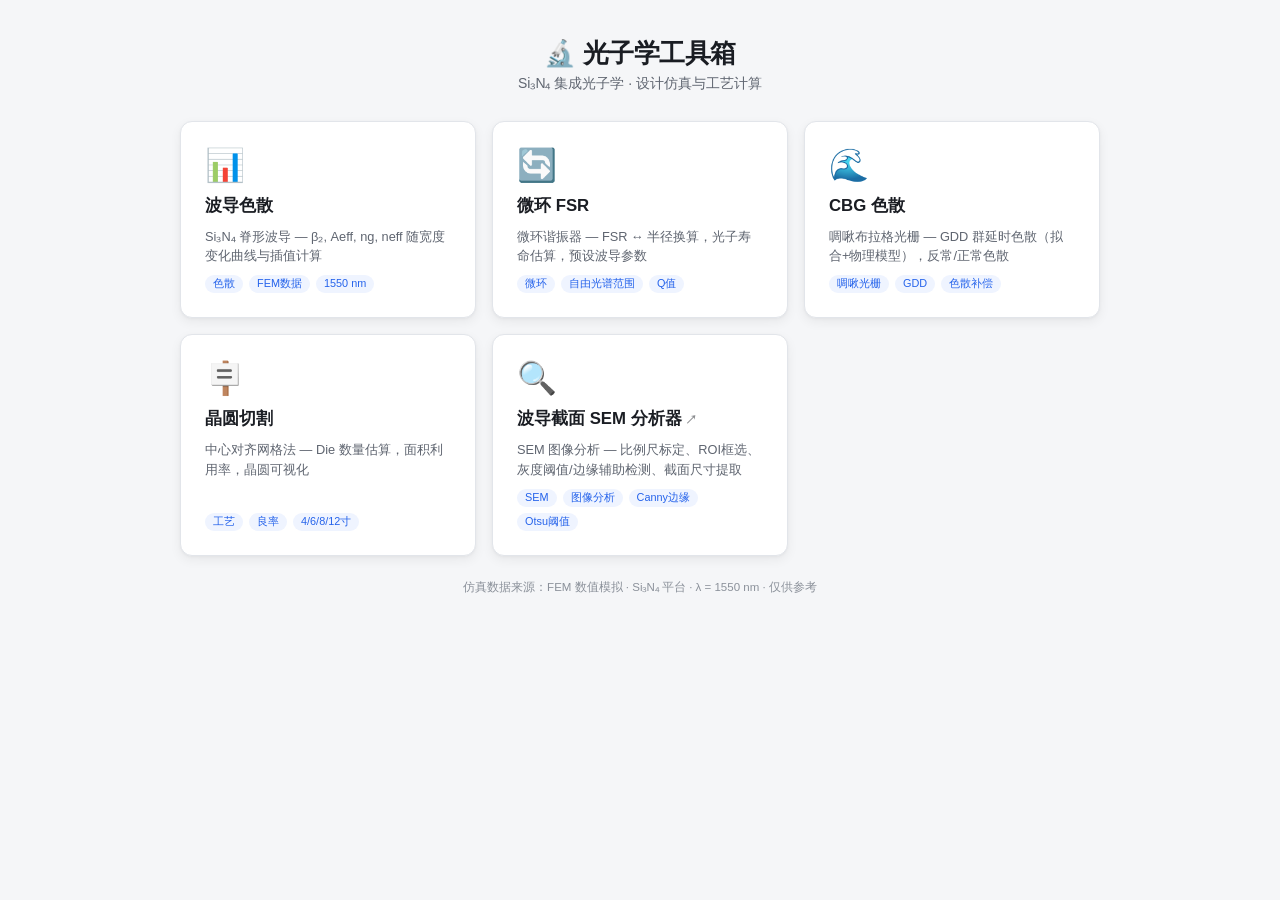
<file: index.html>
<!DOCTYPE html>
<html lang="zh-CN">
<head>
<meta charset="UTF-8">
<meta name="viewport" content="width=device-width, initial-scale=1.0">
<title>光子学工具箱 — Photonics Toolbox</title>
<link rel="stylesheet" href="css/style.css">
<style>
  .tool-grid {
    display: grid;
    grid-template-columns: repeat(auto-fill, minmax(260px, 1fr));
    gap: 16px;
    margin-top: 4px;
  }
  .tool-card {
    background: var(--color-surface);
    border: 1px solid var(--color-border);
    border-radius: var(--radius-lg);
    padding: 24px;
    box-shadow: var(--shadow-md);
    cursor: pointer;
    text-decoration: none;
    color: inherit;
    transition: all var(--duration-normal);
    display: flex;
    flex-direction: column;
    gap: 10px;
  }
  .tool-card:hover {
    box-shadow: var(--shadow-lg);
    transform: translateY(-2px);
    border-color: var(--color-primary);
  }
  .tool-card .tool-icon { font-size: 2rem; }
  .tool-card .tool-name {
    font-size: 1.05rem;
    font-weight: 700;
    color: var(--color-text);
  }
  .tool-card .tool-desc {
    font-size: 0.8rem;
    color: var(--color-text-secondary);
    line-height: 1.5;
  }
  .tool-card .tool-tags {
    display: flex;
    gap: 6px;
    flex-wrap: wrap;
    margin-top: auto;
  }
  .tool-card .tool-tag {
    font-size: 0.68rem;
    padding: 2px 8px;
    border-radius: var(--radius-full);
    background: var(--color-primary-light);
    color: var(--color-primary);
    font-weight: 500;
  }
  .tool-card.ext-link .tool-name::after {
    content: ' ↗';
    font-size: 0.75rem;
    opacity: 0.5;
  }
  @media (max-width: 600px) {
    .tool-grid { grid-template-columns: 1fr; }
  }
</style>
</head>
<body>

<div class="app-container">

  <header class="app-header">
    <h1>🔬 光子学工具箱</h1>
    <p class="subtitle">Si₃N₄ 集成光子学 · 设计仿真与工艺计算</p>
  </header>

  <div class="tool-grid">

    <a class="tool-card" href="waveguide/">
      <div class="tool-icon">📊</div>
      <div class="tool-name">波导色散</div>
      <div class="tool-desc">Si₃N₄ 脊形波导 — β₂, Aeff, ng, neff 随宽度变化曲线与插值计算</div>
      <div class="tool-tags">
        <span class="tool-tag">色散</span>
        <span class="tool-tag">FEM数据</span>
        <span class="tool-tag">1550 nm</span>
      </div>
    </a>

    <a class="tool-card" href="microring/">
      <div class="tool-icon">🔄</div>
      <div class="tool-name">微环 FSR</div>
      <div class="tool-desc">微环谐振器 — FSR ↔ 半径换算，光子寿命估算，预设波导参数</div>
      <div class="tool-tags">
        <span class="tool-tag">微环</span>
        <span class="tool-tag">自由光谱范围</span>
        <span class="tool-tag">Q值</span>
      </div>
    </a>

    <a class="tool-card" href="cbg-gdd/">
      <div class="tool-icon">🌊</div>
      <div class="tool-name">CBG 色散</div>
      <div class="tool-desc">啁啾布拉格光栅 — GDD 群延时色散（拟合+物理模型），反常/正常色散</div>
      <div class="tool-tags">
        <span class="tool-tag">啁啾光栅</span>
        <span class="tool-tag">GDD</span>
        <span class="tool-tag">色散补偿</span>
      </div>
    </a>

    <a class="tool-card" href="wafer/">
      <div class="tool-icon">🪧</div>
      <div class="tool-name">晶圆切割</div>
      <div class="tool-desc">中心对齐网格法 — Die 数量估算，面积利用率，晶圆可视化</div>
      <div class="tool-tags">
        <span class="tool-tag">工艺</span>
        <span class="tool-tag">良率</span>
        <span class="tool-tag">4/6/8/12寸</span>
      </div>
    </a>

    <a class="tool-card ext-link" href="waveguide-analyzer.html">
      <div class="tool-icon">🔍</div>
      <div class="tool-name">波导截面 SEM 分析器</div>
      <div class="tool-desc">SEM 图像分析 — 比例尺标定、ROI框选、灰度阈值/边缘辅助检测、截面尺寸提取</div>
      <div class="tool-tags">
        <span class="tool-tag">SEM</span>
        <span class="tool-tag">图像分析</span>
        <span class="tool-tag">Canny边缘</span>
        <span class="tool-tag">Otsu阈值</span>
      </div>
    </a>

  </div>

  <footer class="app-footer">
    仿真数据来源：FEM 数值模拟 · Si₃N₄ 平台 · λ = 1550 nm · 仅供参考
  </footer>

</div>

</body>
</html>
</file>
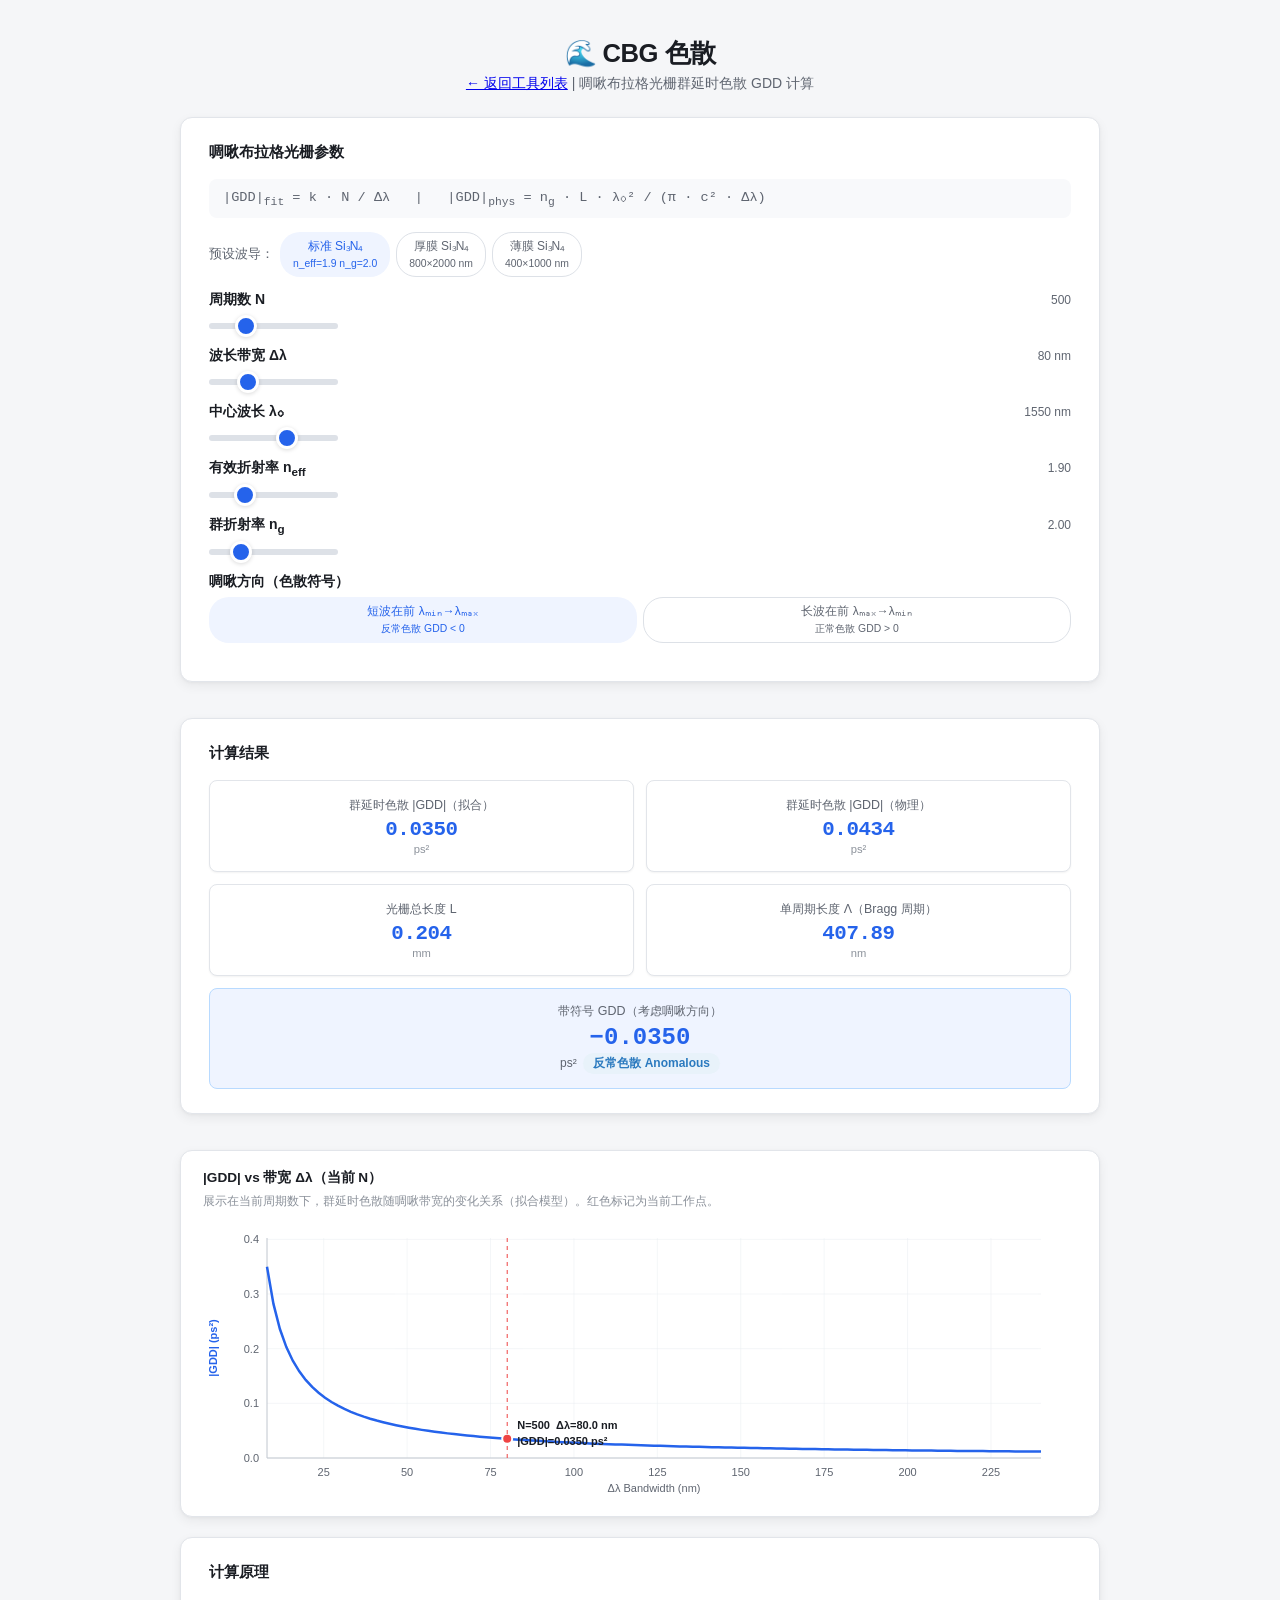
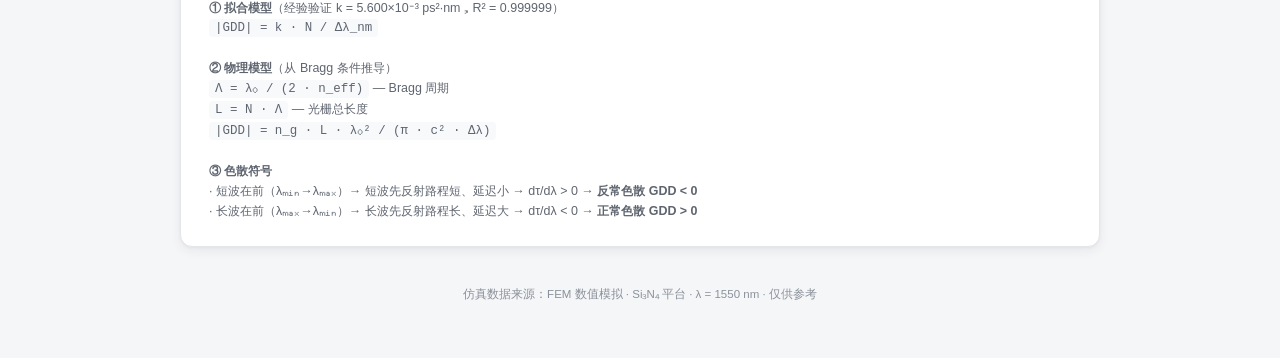
<file: cbg-gdd/index.html>
<!DOCTYPE html>
<html lang="zh-CN">
<head>
<meta charset="UTF-8">
<meta name="viewport" content="width=device-width, initial-scale=1.0">
<title>CBG 色散 — 光子学工具箱</title>
<link rel="stylesheet" href="../css/style.css">
</head>
<body>

<div class="app-container">

  <header class="app-header">
    <h1>🌊 CBG 色散</h1>
    <p class="subtitle"><a href="../">← 返回工具列表</a> | 啁啾布拉格光栅群延时色散 GDD 计算</p>
  </header>

  <div class="card">
    <div class="card-header">啁啾布拉格光栅参数</div>
    <div class="formula-block">
      |GDD|<sub>fit</sub> = k · N / Δλ &nbsp;&nbsp;|&nbsp;&nbsp;
      |GDD|<sub>phys</sub> = n<sub>g</sub> · L · λ₀² / (π · c² · Δλ)
    </div>

    <div class="preset-row" id="cbgPresets">
      <span style="font-size:0.8rem;color:var(--color-text-secondary);align-self:center">预设波导：</span>
      <button class="preset-btn active" data-ng="2.0" data-neff="1.9">标准 Si₃N₄<br><span style="font-size:0.65rem">n_eff=1.9 n_g=2.0</span></button>
      <button class="preset-btn" data-ng="1.92" data-neff="1.85">厚膜 Si₃N₄<br><span style="font-size:0.65rem">800×2000 nm</span></button>
      <button class="preset-btn" data-ng="1.78" data-neff="1.72">薄膜 Si₃N₄<br><span style="font-size:0.65rem">400×1000 nm</span></button>
    </div>

    <div class="input-group">
      <div class="input-label-row">
        <label for="cbgN">周期数 N</label>
        <span class="unit" id="cbgNVal">500</span>
      </div>
      <input type="range" id="cbgN" min="10" max="2000" step="10" value="500">
    </div>
    <div class="input-group">
      <div class="input-label-row">
        <label for="cbgDlambda">波长带宽 Δλ</label>
        <span class="unit" id="cbgDlambdaVal">80 nm</span>
      </div>
      <input type="range" id="cbgDlambda" min="1" max="300" step="1" value="80">
    </div>
    <div class="input-group">
      <div class="input-label-row">
        <label for="cbgLambda0">中心波长 λ₀</label>
        <span class="unit" id="cbgLambda0Val">1550 nm</span>
      </div>
      <input type="range" id="cbgLambda0" min="800" max="2000" step="10" value="1550">
    </div>
    <div class="input-group">
      <div class="input-label-row">
        <label for="cbgNeff">有效折射率 n<sub>eff</sub></label>
        <span class="unit" id="cbgNeffVal">1.90</span>
      </div>
      <input type="range" id="cbgNeff" min="1.40" max="3.50" step="0.01" value="1.90">
    </div>
    <div class="input-group">
      <div class="input-label-row">
        <label for="cbgNg">群折射率 n<sub>g</sub></label>
        <span class="unit" id="cbgNgVal">2.00</span>
      </div>
      <input type="range" id="cbgNg" min="1.50" max="4.00" step="0.01" value="2.00">
    </div>

    <div class="input-group">
      <label style="display:block;font-weight:600;font-size:0.875rem;margin-bottom:6px;">啁啾方向（色散符号）</label>
      <div class="preset-row" id="cbgChirpGroup">
        <button class="preset-btn active" data-chirp="short-first" style="flex:1;text-align:center;">
          短波在前 λₘᵢₙ→λₘₐₓ<br><span style="font-size:0.65rem;">反常色散 GDD &lt; 0</span>
        </button>
        <button class="preset-btn" data-chirp="long-first" style="flex:1;text-align:center;">
          长波在前 λₘₐₓ→λₘᵢₙ<br><span style="font-size:0.65rem;">正常色散 GDD &gt; 0</span>
        </button>
      </div>
    </div>

    <div class="warning" id="cbgWarning"></div>
  </div>

  <div class="card">
    <div class="card-header">计算结果</div>
    <div class="results-grid cols-2">
      <div class="result-card">
        <div class="param-name">群延时色散 |GDD|（拟合）</div>
        <div class="param-value" id="cbgGddFit">—</div>
        <div class="param-unit">ps²</div>
      </div>
      <div class="result-card">
        <div class="param-name">群延时色散 |GDD|（物理）</div>
        <div class="param-value" id="cbgGddPhys">—</div>
        <div class="param-unit">ps²</div>
      </div>
      <div class="result-card">
        <div class="param-name">光栅总长度 L</div>
        <div class="param-value" id="cbgGratingLen">—</div>
        <div class="param-unit">mm</div>
      </div>
      <div class="result-card">
        <div class="param-name">单周期长度 Λ（Bragg 周期）</div>
        <div class="param-value" id="cbgPeriodLen">—</div>
        <div class="param-unit">nm</div>
      </div>
    </div>

    <div style="margin-top:12px;background:var(--color-primary-light);padding:14px 18px;border-radius:var(--radius);text-align:center;border:1px solid #b8daff;">
      <div style="font-size:0.78rem;font-weight:500;color:var(--color-text-secondary);margin-bottom:4px;">带符号 GDD（考虑啁啾方向）</div>
      <div style="font-family:var(--font-mono);font-size:1.5rem;font-weight:700;" id="cbgGddSigned">—</div>
      <div style="font-size:0.75rem;color:var(--color-text-secondary);margin-top:2px;">ps² &nbsp;<span id="cbgDispBadge"></span></div>
    </div>
  </div>

  <div class="chart-card">
    <h3>|GDD| vs 带宽 Δλ（当前 N）</h3>
    <p style="font-size:0.75rem;color:var(--color-text-tertiary);margin-bottom:8px;">
      展示在当前周期数下，群延时色散随啁啾带宽的变化关系（拟合模型）。红色标记为当前工作点。
    </p>
    <div class="canvas-wrap">
      <canvas id="cbgChart"></canvas>
    </div>
  </div>

  <div class="card">
    <div class="card-header">计算原理</div>
    <div class="info-note">
      <strong>① 拟合模型</strong>（经验验证 k = 5.600×10⁻³ ps²·nm，R² = 0.999999）<br>
      <code style="background:var(--color-surface-secondary);padding:2px 6px;border-radius:4px;">|GDD| = k · N / Δλ_nm</code><br><br>

      <strong>② 物理模型</strong>（从 Bragg 条件推导）<br>
      <code style="background:var(--color-surface-secondary);padding:2px 6px;border-radius:4px;">Λ = λ₀ / (2 · n_eff)</code> — Bragg 周期<br>
      <code style="background:var(--color-surface-secondary);padding:2px 6px;border-radius:4px;">L = N · Λ</code> — 光栅总长度<br>
      <code style="background:var(--color-surface-secondary);padding:2px 6px;border-radius:4px;">|GDD| = n_g · L · λ₀² / (π · c² · Δλ)</code><br><br>

      <strong>③ 色散符号</strong><br>
      · 短波在前（λₘᵢₙ→λₘₐₓ）→ 短波先反射路程短、延迟小 → dτ/dλ > 0 → <strong>反常色散 GDD &lt; 0</strong><br>
      · 长波在前（λₘₐₓ→λₘᵢₙ）→ 长波先反射路程长、延迟大 → dτ/dλ &lt; 0 → <strong>正常色散 GDD &gt; 0</strong>
    </div>
  </div>

  <footer class="app-footer">
    仿真数据来源：FEM 数值模拟 · Si₃N₄ 平台 · λ = 1550 nm · 仅供参考
  </footer>

</div>

<script src="cbg-gdd.js"></script>
</body>
</html>
</file>
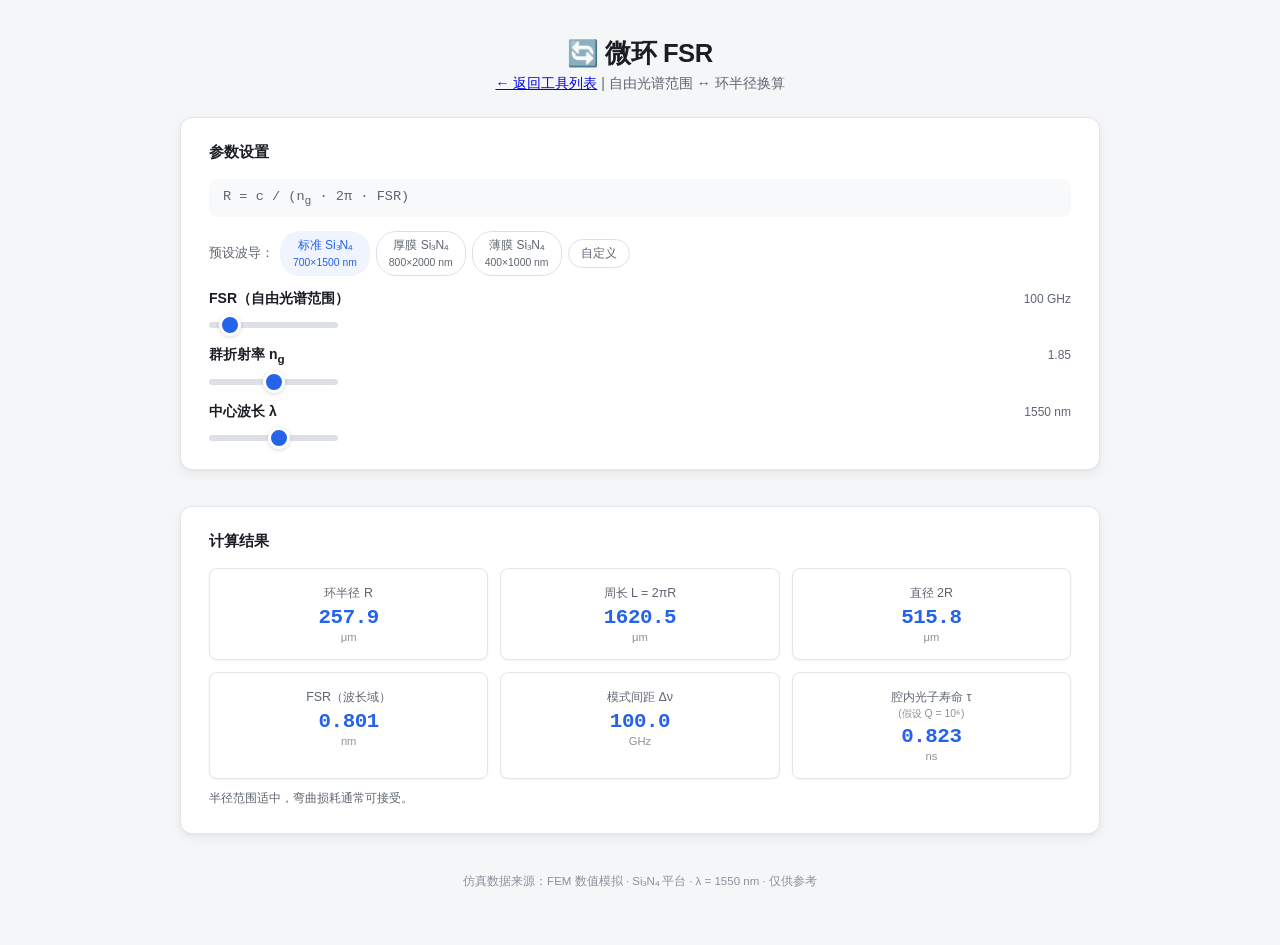
<file: microring/index.html>
<!DOCTYPE html>
<html lang="zh-CN">
<head>
<meta charset="UTF-8">
<meta name="viewport" content="width=device-width, initial-scale=1.0">
<title>微环 FSR — 光子学工具箱</title>
<link rel="stylesheet" href="../css/style.css">
</head>
<body>

<div class="app-container">

  <header class="app-header">
    <h1>🔄 微环 FSR</h1>
    <p class="subtitle"><a href="../">← 返回工具列表</a> | 自由光谱范围 ↔ 环半径换算</p>
  </header>

  <div class="card">
    <div class="card-header">参数设置</div>
    <div class="formula-block">R = c / (n<sub>g</sub> · 2π · FSR)</div>

    <div class="preset-row" id="mrPresets">
      <span style="font-size:0.8rem;color:var(--color-text-secondary);align-self:center">预设波导：</span>
      <button class="preset-btn active" data-ng="1.85">标准 Si₃N₄<br><span style="font-size:0.65rem">700×1500 nm</span></button>
      <button class="preset-btn" data-ng="1.92">厚膜 Si₃N₄<br><span style="font-size:0.65rem">800×2000 nm</span></button>
      <button class="preset-btn" data-ng="1.72">薄膜 Si₃N₄<br><span style="font-size:0.65rem">400×1000 nm</span></button>
      <button class="preset-btn" data-ng="1.78">自定义</button>
    </div>

    <div class="input-group">
      <div class="input-label-row">
        <label for="mrFsr">FSR（自由光谱范围）</label>
        <span class="unit" id="mrFsrVal">100 GHz</span>
      </div>
      <input type="range" id="mrFsr" min="10" max="1000" step="5" value="100">
    </div>
    <div class="input-group">
      <div class="input-label-row">
        <label for="mrNg">群折射率 n<sub>g</sub></label>
        <span class="unit" id="mrNgVal">1.85</span>
      </div>
      <input type="range" id="mrNg" min="1.50" max="2.20" step="0.01" value="1.85">
    </div>
    <div class="input-group">
      <div class="input-label-row">
        <label for="mrLam">中心波长 λ</label>
        <span class="unit" id="mrLamVal">1550 nm</span>
      </div>
      <input type="range" id="mrLam" min="1000" max="2000" step="10" value="1550">
    </div>
  </div>

  <div class="card">
    <div class="card-header">计算结果</div>
    <div class="results-grid cols-3" id="mrResults">
      <div class="result-card">
        <div class="param-name">环半径 R</div>
        <div class="param-value" id="mrR">—</div>
        <div class="param-unit">μm</div>
      </div>
      <div class="result-card">
        <div class="param-name">周长 L = 2πR</div>
        <div class="param-value" id="mrL">—</div>
        <div class="param-unit">μm</div>
      </div>
      <div class="result-card">
        <div class="param-name">直径 2R</div>
        <div class="param-value" id="mrD">—</div>
        <div class="param-unit">μm</div>
      </div>
      <div class="result-card">
        <div class="param-name">FSR（波长域）</div>
        <div class="param-value" id="mrFsrNm">—</div>
        <div class="param-unit">nm</div>
      </div>
      <div class="result-card">
        <div class="param-name">模式间距 Δν</div>
        <div class="param-value" id="mrFsrGhz">—</div>
        <div class="param-unit">GHz</div>
      </div>
      <div class="result-card">
        <div class="param-name">腔内光子寿命 τ<br><span style="font-size:0.65rem;color:var(--color-text-tertiary)">(假设 Q = 10⁶)</span></div>
        <div class="param-value" id="mrTau">—</div>
        <div class="param-unit">ns</div>
      </div>
    </div>
    <div class="info-note" id="mrNote"></div>
  </div>

  <footer class="app-footer">
    仿真数据来源：FEM 数值模拟 · Si₃N₄ 平台 · λ = 1550 nm · 仅供参考
  </footer>

</div>

<script src="microring.js"></script>
</body>
</html>
</file>
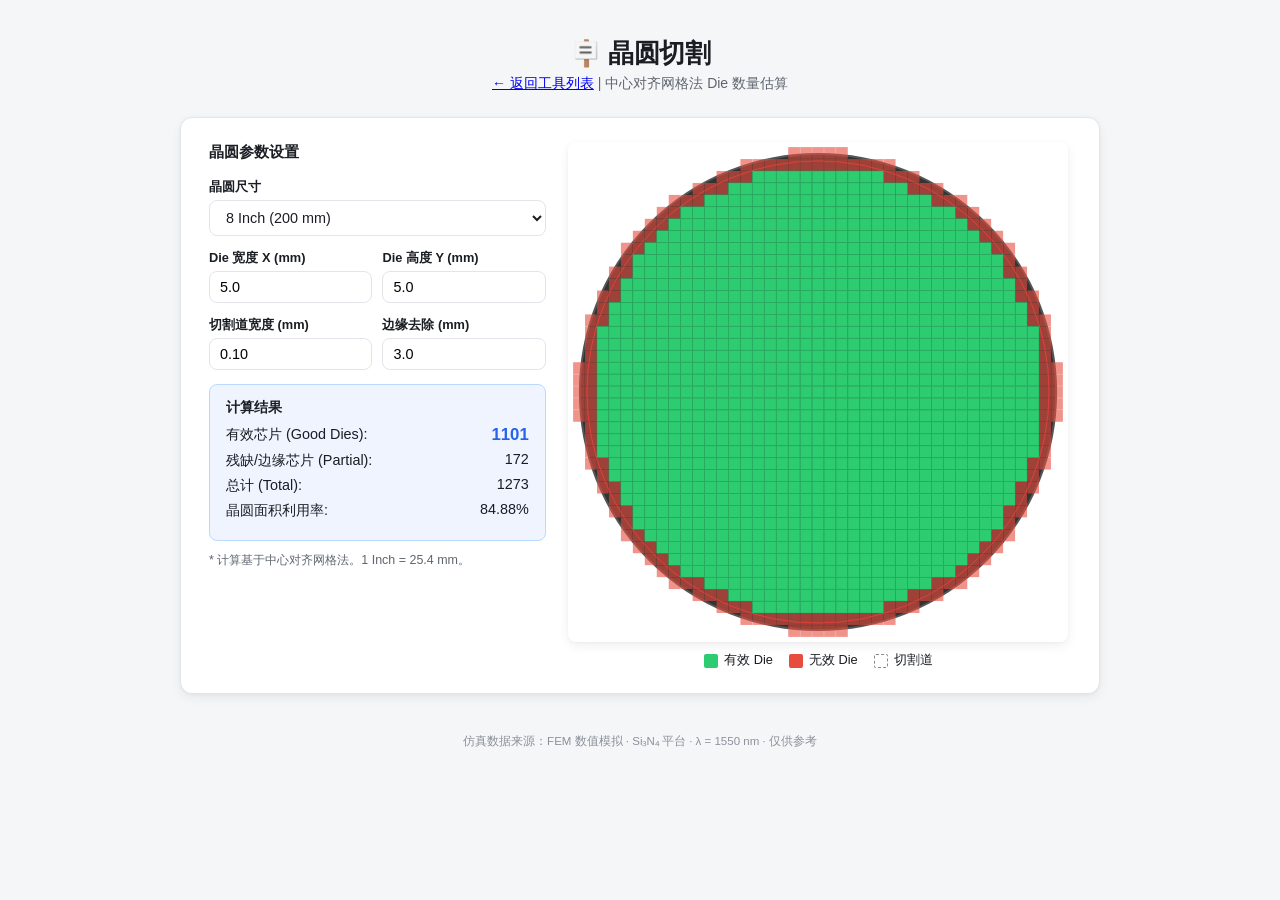
<file: wafer/index.html>
<!DOCTYPE html>
<html lang="zh-CN">
<head>
<meta charset="UTF-8">
<meta name="viewport" content="width=device-width, initial-scale=1.0">
<title>晶圆切割 — 光子学工具箱</title>
<link rel="stylesheet" href="../css/style.css">
</head>
<body>

<div class="app-container">

  <header class="app-header">
    <h1>🪧 晶圆切割</h1>
    <p class="subtitle"><a href="../">← 返回工具列表</a> | 中心对齐网格法 Die 数量估算</p>
  </header>

  <div class="card">
    <div class="split-layout">
      <div class="split-controls">
        <div class="card-header">晶圆参数设置</div>

        <div class="input-group">
          <label style="display:block;font-size:0.8rem;font-weight:600;margin-bottom:4px;">晶圆尺寸</label>
          <select id="wfSize">
            <option value="4">4 Inch (100 mm)</option>
            <option value="6">6 Inch (150 mm)</option>
            <option value="8" selected>8 Inch (200 mm)</option>
            <option value="12">12 Inch (300 mm)</option>
          </select>
        </div>

        <div style="display:flex;gap:10px;" class="input-group">
          <div style="flex:1">
            <label style="display:block;font-size:0.8rem;font-weight:600;margin-bottom:4px;">Die 宽度 X (mm)</label>
            <input type="number" id="wfDieX" value="5.0" step="0.1" min="0.1" style="width:100%;padding:7px 10px;border:1px solid var(--color-border);border-radius:var(--radius);font-size:0.9rem;">
          </div>
          <div style="flex:1">
            <label style="display:block;font-size:0.8rem;font-weight:600;margin-bottom:4px;">Die 高度 Y (mm)</label>
            <input type="number" id="wfDieY" value="5.0" step="0.1" min="0.1" style="width:100%;padding:7px 10px;border:1px solid var(--color-border);border-radius:var(--radius);font-size:0.9rem;">
          </div>
        </div>

        <div style="display:flex;gap:10px;" class="input-group">
          <div style="flex:1">
            <label style="display:block;font-size:0.8rem;font-weight:600;margin-bottom:4px;">切割道宽度 (mm)</label>
            <input type="number" id="wfScribe" value="0.10" step="0.01" min="0" style="width:100%;padding:7px 10px;border:1px solid var(--color-border);border-radius:var(--radius);font-size:0.9rem;">
          </div>
          <div style="flex:1">
            <label style="display:block;font-size:0.8rem;font-weight:600;margin-bottom:4px;">边缘去除 (mm)</label>
            <input type="number" id="wfEdge" value="3.0" step="0.1" min="0" style="width:100%;padding:7px 10px;border:1px solid var(--color-border);border-radius:var(--radius);font-size:0.9rem;">
          </div>
        </div>

        <div class="results-panel">
          <h3>计算结果</h3>
          <div class="result-item">
            <span>有效芯片 (Good Dies):</span>
            <strong id="wfGood">0</strong>
          </div>
          <div class="result-item">
            <span>残缺/边缘芯片 (Partial):</span>
            <span id="wfPartial">0</span>
          </div>
          <div class="result-item">
            <span>总计 (Total):</span>
            <span id="wfTotal">0</span>
          </div>
          <div class="result-item">
            <span>晶圆面积利用率:</span>
            <span id="wfUtil">0%</span>
          </div>
        </div>

        <p class="info-note">* 计算基于中心对齐网格法。1 Inch = 25.4 mm。</p>
      </div>

      <div class="split-viz">
        <div class="wafer-viz">
          <canvas id="wfCanvas" width="500" height="500"></canvas>
          <div class="legend">
            <div class="legend-item"><div class="legend-box" style="background:#2ecc71;"></div> 有效 Die</div>
            <div class="legend-item"><div class="legend-box" style="background:#e74c3c;"></div> 无效 Die</div>
            <div class="legend-item"><div class="legend-box" style="background:rgba(255,255,255,0.1);border:1px dashed #888;"></div> 切割道</div>
          </div>
        </div>
      </div>
    </div>
  </div>

  <footer class="app-footer">
    仿真数据来源：FEM 数值模拟 · Si₃N₄ 平台 · λ = 1550 nm · 仅供参考
  </footer>

</div>

<script src="wafer.js"></script>
</body>
</html>
</file>
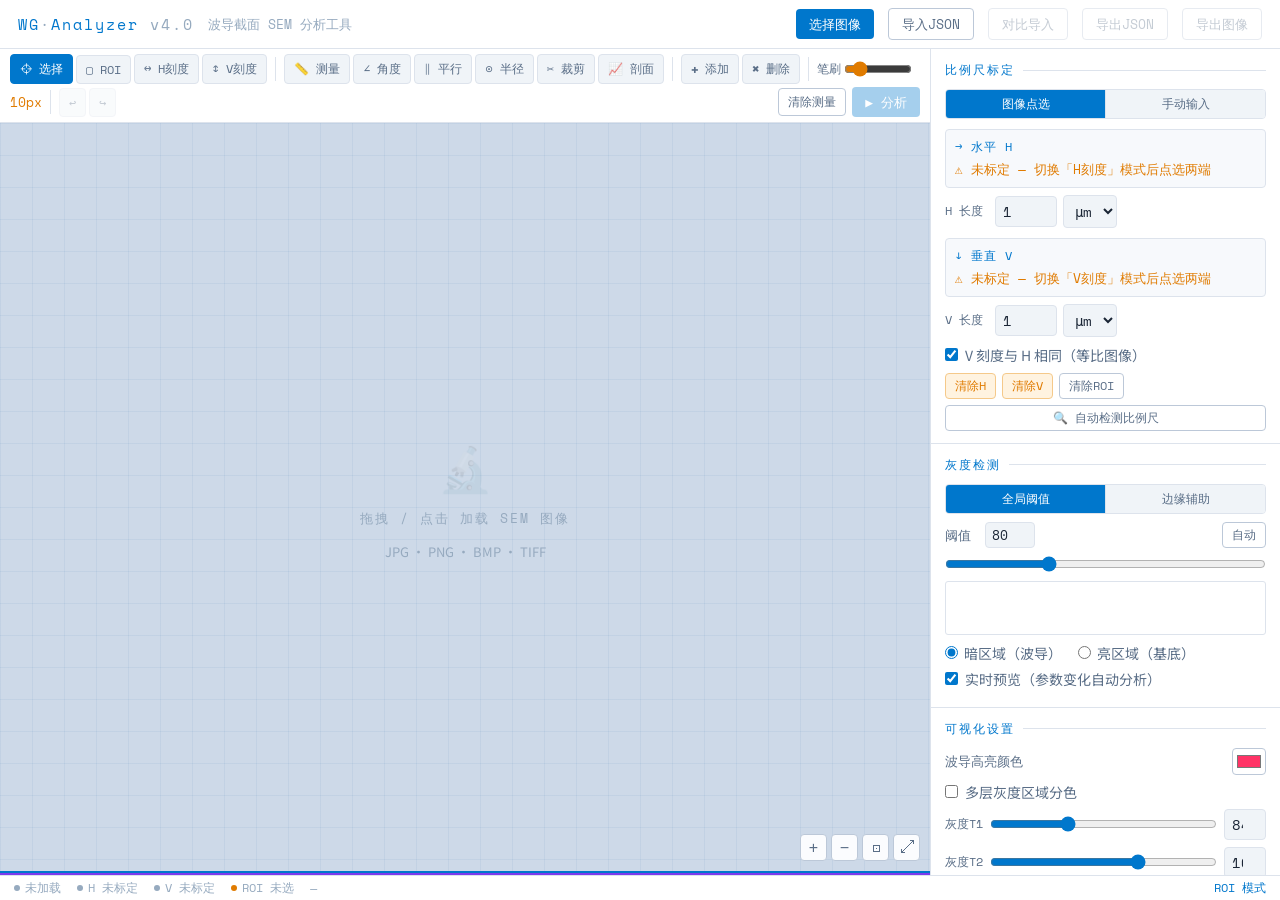
<file: waveguide-analyzer.html>
<!DOCTYPE html>
<html lang="zh-CN">
<head>
<meta charset="UTF-8">
<meta name="viewport" content="width=device-width, initial-scale=1.0">
<title>波导截面分析仪 v3.0</title>
<link href="https://fonts.googleapis.com/css2?family=Space+Mono:wght@400;700&family=Noto+Sans+SC:wght@300;400;500;700&display=swap" rel="stylesheet">
<style>
:root {
  --bg:#f0f4f8;--panel:#ffffff;--card:#f7f9fc;
  --bdr:#dde3ec;--bdrl:#bcc8d8;
  --txt:#1a2535;--sec:#5a6e87;--dim:#96aabf;
  --acc:#0077cc;--acc2:#e07b00;--acc3:#d63058;--grn:#16a34a;
  --pur:#7c3aed;
  --mono:'Space Mono',monospace;--sans:'Noto Sans SC',sans-serif;
}
*{box-sizing:border-box;margin:0;padding:0}
html,body{height:100%;background:var(--bg);color:var(--txt);font-family:var(--sans)}
#app{display:flex;flex-direction:column;height:100vh;overflow:hidden}

header{display:flex;align-items:center;gap:14px;padding:8px 18px;background:var(--panel);border-bottom:1px solid var(--bdr);flex-shrink:0}
.logo{font-family:var(--mono);font-size:15px;color:var(--acc);letter-spacing:2px}
.logo em{color:var(--dim);font-style:normal}

.btn{font-family:var(--mono);font-size:13px;padding:5px 13px;border-radius:4px;cursor:pointer;border:none;transition:all .15s}
.btn-pri{background:var(--acc);color:#fff}.btn-pri:hover{background:#005fa3}
.btn-ghost{background:none;color:var(--sec);border:1px solid var(--bdrl)}.btn-ghost:hover{color:var(--txt);border-color:var(--acc)}
.btn-warn{background:#fff3e0;color:var(--acc2);border:1px solid #f5c98a}.btn-warn:hover{background:#ffe0b2}
.btn-danger{background:none;color:var(--acc3);border:1px solid var(--acc3)}.btn-danger:hover{background:var(--acc3);color:#fff}
.btn:disabled{opacity:.35;cursor:not-allowed}

#main-area{display:flex;flex:1;overflow:hidden}
#left-col{display:flex;flex-direction:column;flex:1;overflow:hidden}

#toolbar{display:flex;align-items:center;gap:3px;padding:5px 10px;background:var(--panel);border-bottom:1px solid var(--bdr);flex-shrink:0;flex-wrap:wrap}
.tsep{width:1px;height:24px;background:var(--bdr);margin:0 5px}
.tbtn{display:flex;align-items:center;gap:4px;font-family:var(--mono);font-size:12px;padding:5px 9px;border-radius:4px;cursor:pointer;border:1px solid var(--bdr);background:var(--bg);color:var(--sec);transition:all .15s;white-space:nowrap}
.tbtn:hover{border-color:var(--acc);color:var(--txt)}
.tbtn.active{background:var(--acc);color:#fff;border-color:var(--acc)}
.tbtn.active-add{background:#dcfce7;color:var(--grn);border-color:var(--grn)}
.tbtn.active-del{background:#ffe4e6;color:var(--acc3);border-color:var(--acc3)}
.tbtn.active-meas{background:#fef3c7;color:#92400e;border-color:#d97706}
.tbtn.active-prof{background:#ede9fe;color:var(--pur);border-color:var(--pur)}
.tbtn.active-crop{background:#fff3e0;color:#e07b00;border-color:#e07b00}
.tbtn:disabled{opacity:.35;cursor:not-allowed;pointer-events:none}
.tbar-end{margin-left:auto;display:flex;gap:6px;align-items:center}

#canvas-wrap{flex:1;position:relative;overflow:hidden;background:#cdd9e8;display:flex;align-items:center;justify-content:center}
#canvas-wrap::before{content:'';position:absolute;inset:0;pointer-events:none;
  background-image:linear-gradient(rgba(0,80,160,.055) 1px,transparent 1px),linear-gradient(90deg,rgba(0,80,160,.055) 1px,transparent 1px);
  background-size:32px 32px}
#canvas-container{position:relative;will-change:transform;touch-action:none}
#img-canvas{display:block}
#ov-canvas{position:absolute;top:0;left:0;pointer-events:none}

.drop-hint{position:absolute;inset:0;display:flex;flex-direction:column;align-items:center;justify-content:center;gap:10px;pointer-events:none}
.drop-hint.hidden{display:none}
.drop-icon{font-size:44px;opacity:.15}
.drop-text{font-family:var(--mono);font-size:13px;color:var(--dim);letter-spacing:2px}

#roi-tip{position:absolute;top:8px;left:8px;font-family:var(--mono);font-size:12px;color:var(--acc);background:rgba(255,255,255,.92);padding:3px 8px;border-radius:3px;border:1px solid var(--bdrl);pointer-events:none;display:none}

#zoom-ctrl{position:absolute;bottom:10px;right:10px;display:flex;gap:4px}
.zbtn{width:27px;height:27px;border-radius:4px;background:rgba(255,255,255,.92);border:1px solid var(--bdrl);color:var(--sec);font-size:16px;cursor:pointer;display:flex;align-items:center;justify-content:center;transition:all .15s}
.zbtn:hover{color:var(--acc);border-color:var(--acc)}
.zbtn.active{background:var(--acc);color:#fff;border-color:var(--acc)}

#kb-hint{position:absolute;bottom:44px;left:10px;font-family:var(--mono);font-size:11px;color:rgba(60,100,150,.75);background:rgba(255,255,255,.88);padding:4px 8px;border-radius:3px;border:1px solid rgba(180,200,220,.5);pointer-events:none;display:none;line-height:1.8}

/* Magnifier */
#mag-wrap{flex-shrink:0;height:0;overflow:hidden;background:#1a2535;border-top:2px solid var(--acc);transition:height .22s;display:flex;flex-direction:column}
#mag-wrap.open{height:185px}
#mag-hdr{display:flex;align-items:center;gap:10px;padding:3px 12px;background:#1e2d42;flex-shrink:0}
.mhtitle{font-family:var(--mono);font-size:12px;color:#7aa3c8;letter-spacing:1px}
.mhinfo{margin-left:auto;font-family:var(--mono);font-size:12px;color:#4a6a8a}
#mag-body{flex:1;overflow:hidden;display:flex;align-items:center;justify-content:center;background:#111c2a}
#mag-canvas{display:block;image-rendering:pixelated}

/* Profile strip */
#prof-wrap{flex-shrink:0;height:0;overflow:hidden;background:#0d1520;border-top:2px solid var(--pur);transition:height .22s;display:flex;flex-direction:column}
#prof-wrap.open{height:155px}
#prof-hdr{display:flex;align-items:center;gap:10px;padding:3px 12px;background:#120c20;flex-shrink:0}
.phtitle{font-family:var(--mono);font-size:12px;color:#a78bfa;letter-spacing:1px}
.phinfo{margin-left:auto;font-family:var(--mono);font-size:12px;color:#6d4fa0;overflow:hidden;white-space:nowrap;text-overflow:ellipsis}
#prof-body{flex:1;overflow:hidden;display:flex}
#prof-canvas{display:block}

/* Panel */
#panel{width:350px;flex-shrink:0;overflow-y:auto;background:var(--panel);border-left:1px solid var(--bdr)}
#panel::-webkit-scrollbar{width:4px}
#panel::-webkit-scrollbar-thumb{background:var(--bdrl);border-radius:2px}
.psec{padding:12px 14px;border-bottom:1px solid var(--bdr)}
.stitle{font-family:var(--mono);font-size:12px;letter-spacing:2px;text-transform:uppercase;color:var(--acc);margin-bottom:10px;display:flex;align-items:center;gap:8px}
.stitle::after{content:'';flex:1;height:1px;background:var(--bdr)}

.field{margin-bottom:8px}
.field>label{display:block;font-size:13px;color:var(--sec);margin-bottom:4px;font-family:var(--mono)}
.inp{background:var(--bg);border:1px solid var(--bdr);color:var(--txt);border-radius:4px;padding:4px 7px;font-family:var(--mono);font-size:14px}
.inp:focus{outline:none;border-color:var(--acc)}
select.inp option{background:#fff}
input[type=range]{accent-color:var(--acc);cursor:pointer;width:100%}
input[type=color]{width:34px;height:27px;border:1px solid var(--bdrl);border-radius:4px;cursor:pointer;background:none;padding:2px}
.band-grid{display:grid;grid-template-columns:1fr auto auto;gap:6px;align-items:center;margin-top:7px}
.band-grid label{font-family:var(--mono);font-size:12px;color:var(--sec)}
.band-grid .band-range{font-family:var(--mono);font-size:12px;color:var(--dim);text-align:right}
.mini-grid{display:grid;grid-template-columns:auto 1fr 42px;gap:7px;align-items:center;margin:7px 0}
.mini-grid label{font-family:var(--mono);font-size:12px;color:var(--sec);white-space:nowrap}
.mini-grid .inp{width:100%}

.tabrow{display:flex;border:1px solid var(--bdr);border-radius:4px;overflow:hidden;margin-bottom:10px}
.tabbtn{flex:1;font-family:var(--mono);font-size:12px;padding:5px 4px;text-align:center;cursor:pointer;border:none;border-right:1px solid var(--bdr);background:var(--bg);color:var(--sec);transition:all .15s}
.tabbtn:last-child{border-right:none}
.tabbtn.active{background:var(--acc);color:#fff}
.tabcnt{display:none}.tabcnt.active{display:block}

.sbox{background:var(--card);border:1px solid var(--bdr);border-radius:4px;padding:7px 9px;font-family:var(--mono);font-size:13px;line-height:1.6;margin-bottom:7px}
.sbox-lbl{font-size:12px;letter-spacing:1px;color:var(--acc);margin-bottom:3px;text-transform:uppercase}
.ok{color:var(--grn)}.warn{color:var(--acc2)}.err{color:var(--acc3)}
.irow{display:flex;gap:6px;align-items:center;margin-bottom:6px}
.irow label{font-family:var(--mono);font-size:12px;color:var(--sec);min-width:44px}
.row-chk{display:flex;align-items:center;gap:7px;margin-bottom:6px}
.row-chk input[type=checkbox]{accent-color:var(--acc);cursor:pointer}
.row-chk label{font-size:14px;color:var(--sec);cursor:pointer}

#results{background:var(--card);border-radius:4px;border:1px solid var(--bdrl);padding:10px}
.mrow{display:flex;justify-content:space-between;align-items:center;padding:3px 0;border-bottom:1px solid var(--bdr)}
.mrow:last-child{border-bottom:none}
.mlabel{font-size:13px;color:var(--sec);font-family:var(--mono)}
.mval{font-family:var(--mono);font-size:14px;color:var(--txt)}
.mval.hi{color:var(--acc);font-weight:700}
.mval.hi2{color:var(--pur);font-weight:700}
.mval.warn{color:#c06000}

#meas-list{max-height:130px;overflow-y:auto}
#meas-list::-webkit-scrollbar{width:3px}
#meas-list::-webkit-scrollbar-thumb{background:var(--bdrl)}
.mitem{display:flex;align-items:flex-start;gap:5px;padding:4px 6px;border-radius:3px;margin-bottom:3px;background:var(--card);border:1px solid var(--bdr)}
.mitem .midx{font-family:var(--mono);font-size:12px;color:var(--acc);min-width:16px;padding-top:1px}
.mitem .mdet{flex:1;font-family:var(--mono);font-size:12px;color:var(--txt);line-height:1.5}
.mitem .mdel{cursor:pointer;color:var(--acc3);font-size:15px;line-height:1;padding-top:1px}
.mitem .mdel:hover{opacity:.7}

#statusbar{padding:3px 14px;background:var(--panel);border-top:1px solid var(--bdr);font-family:var(--mono);font-size:12px;color:var(--dim);display:flex;gap:16px;flex-shrink:0}
#statusbar span{display:flex;gap:5px;align-items:center}
.dot{width:6px;height:6px;border-radius:50%;background:var(--dim);display:inline-block;flex-shrink:0}
.dot.g{background:var(--grn)}.dot.a{background:var(--acc2)}
.notice{font-size:12px;color:var(--dim);font-family:var(--mono);text-align:center;padding:10px;line-height:1.7}
</style>
</head>
<body>
<div id="app">

<header>
  <div class="logo">WG<span style="color:var(--dim)">·</span>Analyzer <em>v4.0</em></div>
  <div style="font-size:13px;color:var(--dim);font-family:var(--mono)">波导截面 SEM 分析工具</div>
  <div style="flex:1"></div>
  <input type="file" id="file-input" accept="image/*" style="display:none">
  <input type="file" id="json-import-input" accept=".json" style="display:none">
  <button class="btn btn-pri" onclick="document.getElementById('file-input').click()">选择图像</button>
  <button class="btn btn-ghost" id="btn-import-json" title="导入 JSON 分析数据">导入JSON</button>
  <button class="btn btn-ghost" id="btn-import-compare" title="导入 JSON 作为对比目标" disabled>对比导入</button>
  <button class="btn btn-ghost" id="btn-export-json" disabled title="导出 JSON 分析数据">导出JSON</button>
  <button class="btn btn-ghost" id="btn-export" disabled>导出图像</button>
</header>

<div id="main-area">
<div id="left-col">

<div id="toolbar">
  <button class="tbtn active" data-mode="select"       title="&#36873;&#25321;/&#25302;&#21160;/&#22810;&#36873; [S]">&#8982; &#36873;&#25321;</button>
  <button class="tbtn"        data-mode="roi"          title="ROI &#26694;&#36873; [R]">&#9634; ROI</button>
  <button class="tbtn"        data-mode="scale-h"      title="水平刻度 [H]">↔ H刻度</button>
  <button class="tbtn"        data-mode="scale-v"      title="垂直刻度 [V]">↕ V刻度</button>
  <div class="tsep"></div>
  <button class="tbtn"        data-mode="measure"      title="划线测量 [M]">📏 测量</button>
  <button class="tbtn"        data-mode="angle"        title="角度测量 [G]">∠ 角度</button>
  <button class="tbtn"        data-mode="parallel"     title="平行线间距 [L]">∥ 平行</button>
  <button class="tbtn"        data-mode="circle3pt"    title="三点定圆 [C]">⊙ 半径</button>
  <button class="tbtn"        data-mode="crop"         title="裁剪图像 [X]">✂ 裁剪</button>
  <button class="tbtn"        data-mode="profile"      title="灰度剖面 [P]">📈 剖面</button>
  <div class="tsep"></div>
  <button class="tbtn"        data-mode="paint-add"    title="添加波导 [A]">✚ 添加</button>
  <button class="tbtn"        data-mode="paint-remove" title="删除波导 [D]">✖ 删除</button>
  <div class="tsep"></div>
  <span style="font-family:var(--mono);font-size:12px;color:var(--sec)">笔刷</span>
  <input type="range" id="bs1" min="1" max="60" value="10" style="width:68px;accent-color:var(--acc2)">
  <span id="bv1" style="font-family:var(--mono);font-size:13px;color:var(--acc2);min-width:28px">10px</span>
  <div class="tsep"></div>
  <button class="tbtn" id="btn-undo" title="撤销 [Ctrl+Z]" disabled>↩</button>
  <button class="tbtn" id="btn-redo" title="重做 [Ctrl+Y]" disabled>↪</button>
  <div class="tbar-end">
    <button class="btn btn-ghost" id="btn-clr-meas" style="font-size:12px;padding:4px 9px">清除测量</button>
    <button class="btn btn-pri"   id="btn-analyze"  disabled style="font-size:13px">▶ 分析</button>
  </div>
</div>

<div id="canvas-wrap">
  <div class="drop-hint" id="drop-hint">
    <div class="drop-icon">🔬</div>
    <div class="drop-text">拖拽 / 点击 加载 SEM 图像</div>
    <div style="font-size:13px;color:var(--dim);margin-top:4px">JPG · PNG · BMP · TIFF</div>
  </div>
  <div id="canvas-container" style="display:none">
    <canvas id="img-canvas"></canvas>
    <canvas id="ov-canvas"></canvas>
    <div id="roi-tip"></div>
  </div>
  <div id="zoom-ctrl">
    <button class="zbtn" id="btn-zi" title="放大">+</button>
    <button class="zbtn" id="btn-zo" title="缩小">−</button>
    <button class="zbtn" id="btn-zf" title="适应窗口 [F]">⊡</button>
    <button class="zbtn" id="btn-mag" title="ROI 放大视图 [Space]">⤢</button>
  </div>
  <div id="kb-hint">R·H·V·M·G·L·C·X·P·A·D = 模式 &nbsp;|&nbsp; Space = 放大 &nbsp;|&nbsp; F = 适窗 &nbsp;|&nbsp; Ctrl+Z/Y = 撤销/重做 &nbsp;|&nbsp; Esc = 选择</div>
</div>

<div id="mag-wrap">
  <div id="mag-hdr">
    <span class="mhtitle">▲ ROI 放大视图</span>
    <span class="mhinfo" id="mag-info">—</span>
    <button class="zbtn" id="btn-maggrid" style="width:22px;height:22px;font-size:13px" title="像素网格">▦</button>
    <button class="zbtn" id="btn-magclose" style="width:22px;height:22px;font-size:13px">✕</button>
  </div>
  <div id="mag-body"><canvas id="mag-canvas"></canvas></div>
</div>

<div id="prof-wrap">
  <div id="prof-hdr">
    <span class="phtitle">▲ 灰度剖面</span>
    <span class="phinfo" id="prof-info">—</span>
    <button class="zbtn" id="btn-profclose" style="width:22px;height:22px;font-size:13px;background:rgba(30,10,60,.6);border-color:#5b3a9a;color:#a78bfa">✕</button>
  </div>
  <div id="prof-body"><canvas id="prof-canvas"></canvas></div>
</div>

</div><!-- /left-col -->

<div id="panel">

<div class="psec">
  <div class="stitle">比例尺标定</div>
  <div class="tabrow">
    <button class="tabbtn active" data-stab="click">图像点选</button>
    <button class="tabbtn"        data-stab="manual">手动输入</button>
  </div>

  <div class="tabcnt active" id="stab-click">
    <div class="sbox">
      <div class="sbox-lbl">→ 水平 H</div>
      <div id="h-status" class="warn">⚠ 未标定 — 切换「H刻度」模式后点选两端</div>
    </div>
    <div class="irow" style="margin-bottom:10px">
      <label>H 长度</label>
      <input type="number" class="inp" id="h-len" value="1" step="0.1" min="0.001" style="max-width:62px">
      <select class="inp" id="h-unit">
        <option value="0.001">nm</option>
        <option value="1" selected>μm</option>
        <option value="1000">mm</option>
      </select>
    </div>
    <div class="sbox">
      <div class="sbox-lbl">↓ 垂直 V</div>
      <div id="v-status" class="warn">⚠ 未标定 — 切换「V刻度」模式后点选两端</div>
    </div>
    <div class="irow">
      <label>V 长度</label>
      <input type="number" class="inp" id="v-len" value="1" step="0.1" min="0.001" style="max-width:62px">
      <select class="inp" id="v-unit">
        <option value="0.001">nm</option>
        <option value="1" selected>μm</option>
        <option value="1000">mm</option>
      </select>
    </div>
    <div class="row-chk" style="margin:8px 0">
      <input type="checkbox" id="link-hv" checked>
      <label for="link-hv">V 刻度与 H 相同（等比图像）</label>
    </div>
    <div style="display:flex;gap:6px">
      <button class="btn btn-warn"  id="btn-clr-h"   style="font-size:12px;padding:3px 9px">清除H</button>
      <button class="btn btn-warn"  id="btn-clr-v"   style="font-size:12px;padding:3px 9px">清除V</button>
      <button class="btn btn-ghost" id="btn-clr-roi" style="font-size:12px;padding:3px 9px">清除ROI</button>
    </div>
    <button class="btn btn-ghost" id="btn-auto-scale" style="font-size:12px;padding:3px 9px;width:100%;margin-top:6px" title="自动检测 SEM 图像底部的比例尺条">🔍 自动检测比例尺</button>
  </div>

  <div class="tabcnt" id="stab-manual">
    <div style="background:#f0f7ff;border:1px solid #b3d4f5;border-radius:4px;padding:10px 12px;margin-bottom:8px">
      <div style="font-family:var(--mono);font-size:12px;color:var(--acc);margin-bottom:7px;letter-spacing:1px">水平 H</div>
      <div class="irow">
        <label>像素数</label>
        <input type="number" class="inp" id="m-hpx" placeholder="如 312" min="1" style="flex:1">
        <span style="font-family:var(--mono);font-size:12px;color:var(--dim)">px</span>
      </div>
      <div class="irow" style="margin-bottom:10px">
        <label>对应长度</label>
        <input type="number" class="inp" id="m-hlen" placeholder="如 1" min="0.001" style="flex:1;max-width:60px">
        <select class="inp" id="m-hunit">
          <option value="0.001">nm</option>
          <option value="1" selected>μm</option>
          <option value="1000">mm</option>
        </select>
      </div>
      <div class="row-chk" style="margin-bottom:6px">
        <input type="checkbox" id="m-link" checked>
        <label for="m-link">垂直 V 与 H 相同（等比）</label>
      </div>
      <div id="m-vrow" style="display:none">
        <div style="font-family:var(--mono);font-size:12px;color:var(--acc);margin-bottom:7px;letter-spacing:1px">垂直 V</div>
        <div class="irow">
          <label>像素数</label>
          <input type="number" class="inp" id="m-vpx" placeholder="如 312" min="1" style="flex:1">
          <span style="font-family:var(--mono);font-size:12px;color:var(--dim)">px</span>
        </div>
        <div class="irow">
          <label>对应长度</label>
          <input type="number" class="inp" id="m-vlen" placeholder="如 1" min="0.001" style="flex:1;max-width:60px">
          <select class="inp" id="m-vunit">
            <option value="0.001">nm</option>
            <option value="1" selected>μm</option>
            <option value="1000">mm</option>
          </select>
        </div>
      </div>
      <button class="btn btn-pri" id="btn-apply-m" style="width:100%;font-size:13px;padding:6px 0;margin-top:6px">应用换算</button>
    </div>
    <div id="m-status" style="font-family:var(--mono);font-size:13px;color:var(--sec);background:var(--card);border:1px solid var(--bdr);border-radius:4px;padding:7px 10px;line-height:1.65">
      <span class="warn">⚠ 尚未应用</span>
    </div>
    <div style="display:flex;gap:6px;margin-top:8px">
      <button class="btn btn-warn"  id="btn-clr-all-s" style="font-size:12px;padding:3px 9px">清除标定</button>
      <button class="btn btn-ghost" id="btn-clr-roi-m" style="font-size:12px;padding:3px 9px">清除ROI</button>
    </div>
  </div>
</div>

<div class="psec">
  <div class="stitle">灰度检测</div>

  <div class="tabrow" style="margin-bottom:8px" id="method-tabs">
    <button class="tabbtn active" data-method="global">全局阈值</button>
    <button class="tabbtn" data-method="edge-assist">边缘辅助</button>
  </div>

  <div class="field">
    <div style="display:flex;align-items:center;gap:6px;margin-bottom:4px">
      <label style="font-size:13px;color:var(--sec);font-family:var(--mono);flex:1">阈值
        <input type="number" class="inp" id="tnum" value="80" min="0" max="255" style="width:50px;margin-left:6px;padding:2px 6px;font-size:13px;display:inline-block">
      </label>
      <button class="btn btn-ghost" id="btn-otsu" style="font-size:12px;padding:3px 9px" title="Otsu 自动计算最优阈值">自动</button>
    </div>
    <input type="range" id="tslider" min="0" max="255" value="80" style="margin:4px 0">
    <canvas id="hist-canvas" width="272" height="54" style="width:100%;height:54px;border-radius:3px;border:1px solid var(--bdr);margin-top:4px;display:block"></canvas>
  </div>

  <div id="edge-controls" style="display:none;background:var(--card);border:1px solid var(--bdr);border-radius:4px;padding:8px 10px;margin-bottom:8px">
    <div class="mini-grid">
      <label>Canny低</label><input type="range" id="edge-low" min="1" max="150" value="20"><input type="number" class="inp" id="edge-low-num" min="1" max="150" value="20">
      <label>Canny高</label><input type="range" id="edge-high" min="2" max="200" value="60"><input type="number" class="inp" id="edge-high-num" min="2" max="200" value="60">
      <label>模糊半径</label><input type="range" id="edge-blur" min="1" max="5" value="2" step="1"><input type="number" class="inp" id="edge-blur-num" min="1" max="5" value="2" step="1">
      <label>闭运算px</label><input type="range" id="edge-close" min="0" max="8" value="2"><input type="number" class="inp" id="edge-close-num" min="0" max="8" value="2">
    </div>
    <button class="btn btn-ghost" id="btn-edge-auto" style="font-size:12px;padding:3px 9px;width:100%;margin-top:4px">🔄 自动推算Canny阈值</button>
  </div>

  <div style="display:flex;gap:16px;align-items:center;margin-bottom:6px">
    <label style="display:flex;align-items:center;gap:6px;cursor:pointer;font-size:14px;color:var(--sec)">
      <input type="radio" name="dmode" value="dark" checked style="accent-color:var(--acc)">暗区域（波导）
    </label>
    <label style="display:flex;align-items:center;gap:6px;cursor:pointer;font-size:14px;color:var(--sec)">
      <input type="radio" name="dmode" value="bright" style="accent-color:var(--acc)">亮区域（基底）
    </label>
  </div>
  <div class="row-chk">
    <input type="checkbox" id="realtime-preview" checked>
    <label for="realtime-preview">实时预览（参数变化自动分析）</label>
  </div>
</div>

<div class="psec">
  <div class="stitle">可视化设置</div>
  <div style="display:flex;gap:8px;align-items:center;margin-bottom:7px">
    <span style="font-family:var(--mono);font-size:13px;color:var(--sec);flex:1">波导高亮颜色</span>
    <input type="color" id="hl-color" value="#ff3366">
  </div>
  <div class="row-chk">
    <input type="checkbox" id="gray-multi">
    <label for="gray-multi">&#22810;&#23618;&#28784;&#24230;&#21306;&#22495;&#20998;&#33394;</label>
  </div>
  <div class="mini-grid">
    <label>&#28784;&#24230;T1</label><input type="range" class="gray-th" id="gray-t1" min="0" max="254" value="84"><input type="number" class="inp gray-th-num" id="gray-t1-num" min="0" max="254" value="84">
    <label>&#28784;&#24230;T2</label><input type="range" class="gray-th" id="gray-t2" min="1" max="255" value="169"><input type="number" class="inp gray-th-num" id="gray-t2-num" min="1" max="255" value="169">
  </div>
  <div class="band-grid" id="gray-band-grid">
    <label id="gray-band-label-0">&#26263;&#23618; 0-84</label><span class="band-range">dark</span><input type="color" class="gray-band-color" data-band="0" value="#ff3366">
    <label id="gray-band-label-1">&#20013;&#23618; 85-169</label><span class="band-range">mid</span><input type="color" class="gray-band-color" data-band="1" value="#16a34a">
    <label id="gray-band-label-2">&#20142;&#23618; 170-255</label><span class="band-range">bright</span><input type="color" class="gray-band-color" data-band="2" value="#2563eb">
  </div>
  <div style="display:flex;align-items:center;gap:8px;margin-bottom:7px">
    <label style="font-family:var(--mono);font-size:13px;color:var(--sec);white-space:nowrap">不透明度</label>
    <input type="range" id="hl-op" min="10" max="100" value="65" style="flex:1;accent-color:var(--acc2)">
    <span id="hl-op-v" style="font-family:var(--mono);font-size:13px;color:var(--acc2);min-width:32px;text-align:right">65%</span>
  </div>
  <div style="display:flex;gap:8px;align-items:center;margin-bottom:7px">
    <span style="font-family:var(--mono);font-size:13px;color:var(--sec);flex:1">ROI 边框颜色</span>
    <input type="color" id="roi-color" value="#0ea5e9">
  </div>
  <div class="row-chk">
    <input type="checkbox" id="roi-vis" checked>
    <label for="roi-vis">显示 ROI 边框</label>
  </div>
  <div class="row-chk">
    <input type="checkbox" id="contour-vis">
    <label for="contour-vis">显示波导轮廓线</label>
  </div>
  <div class="row-chk">
    <input type="checkbox" id="scalebar-vis">
    <label for="scalebar-vis">显示比例尺条</label>
  </div>
  <div style="display:flex;gap:6px;margin-top:10px">
    <button class="btn btn-pri"    id="btn-analyze2" style="flex:1;font-size:13px" disabled>▶ 分析</button>
    <button class="btn btn-danger" id="btn-clr-ov"   style="font-size:13px;padding:5px 10px">清除</button>
  </div>
</div>

<div class="psec">
  <div class="stitle">&#22270;&#20687;&#35843;&#25972;</div>
  <div class="mini-grid">
    <label>&#20142;&#24230;</label><input type="range" id="img-bright" min="-100" max="100" value="0"><input type="number" class="inp" id="img-bright-num" min="-100" max="100" value="0">
    <label>&#23545;&#27604;&#24230;</label><input type="range" id="img-contrast" min="-100" max="100" value="0"><input type="number" class="inp" id="img-contrast-num" min="-100" max="100" value="0">
    <label>Gamma</label><input type="range" id="img-gamma" min="20" max="300" value="100"><input type="number" class="inp" id="img-gamma-num" min="20" max="300" value="100">
  </div>
  <div class="row-chk">
    <input type="checkbox" id="img-invert">
    <label for="img-invert">&#21453;&#30456;&#26174;&#31034;</label>
  </div>
  <div style="display:flex;gap:6px;margin-top:8px">
    <button class="btn btn-ghost" id="btn-img-reset" style="font-size:12px;padding:3px 9px">&#37325;&#32622;&#22270;&#20687;&#35843;&#25972;</button>
  </div>
</div>

<div class="psec">
  <div class="stitle">&#28034;&#25273;&#24037;&#20855;</div>
  <div style="display:flex;align-items:center;gap:8px">
    <label style="font-family:var(--mono);font-size:13px;color:var(--sec);white-space:nowrap">&#31508;&#21047;&#22823;&#23567;</label>
    <input type="range" id="bs2" min="1" max="60" value="10" style="flex:1;accent-color:var(--acc2)">
    <span id="bv2" style="font-family:var(--mono);font-size:13px;color:var(--acc2);min-width:32px;text-align:right">10px</span>
  </div>
  <div style="font-family:var(--mono);font-size:12px;color:var(--dim);margin-top:6px;line-height:1.6">
    选择「添加/删除」在图像上涂抹修正边界。<br>Ctrl+Z/Y 撤销/重做（最多 30 步）。
  </div>
</div>

<div class="psec">
  <div class="stitle">分析结果</div>
  <div id="results">
    <div class="mrow"><span class="mlabel">ROI 总像素</span>  <span class="mval"      id="r-tot">—</span></div>
    <div class="mrow"><span class="mlabel">波导像素</span>    <span class="mval warn"  id="r-wg">—</span></div>
    <div class="mrow"><span class="mlabel">填充率</span>      <span class="mval"      id="r-fill">—</span></div>
    <div class="mrow"><span class="mlabel">连通区域数</span>  <span class="mval hi2"  id="r-comp">—</span></div>
    <div class="mrow"><span class="mlabel">H 比例尺</span>    <span class="mval"      id="r-hs">—</span></div>
    <div class="mrow"><span class="mlabel">V 比例尺</span>    <span class="mval"      id="r-vs">—</span></div>
    <div class="mrow"><span class="mlabel">截面积</span>      <span class="mval hi"   id="r-area">—</span></div>
    <div class="mrow"><span class="mlabel">估算宽度</span>    <span class="mval"      id="r-w">—</span></div>
    <div class="mrow"><span class="mlabel">估算高度</span>    <span class="mval"      id="r-h">—</span></div>
  </div>

  <div style="margin-top:10px">
    <div style="font-family:var(--mono);font-size:12px;color:var(--acc);margin-bottom:4px;letter-spacing:1px">历史对比</div>
    <select id="history-select" style="width:100%;font-family:var(--mono);font-size:12px;padding:4px 6px;border:1px solid var(--bdr);border-radius:4px;margin-bottom:4px;color:var(--txt);background:var(--bg)">
      <option value="-1">— 当前结果 —</option>
    </select>
    <div id="history-compare" style="font-family:var(--mono);font-size:11px;color:var(--dim);max-height:80px;overflow-y:auto;display:none"></div>
    <button class="btn btn-ghost" id="btn-clear-history" style="font-size:11px;padding:2px 8px;width:100%;margin-top:3px" disabled>清除历史</button>
    <button class="btn btn-ghost" id="btn-clear-compare" style="font-size:11px;padding:2px 8px;width:100%;margin-top:3px;display:none">清除对比</button>
  </div>

  <div style="margin-top:10px">
    <div style="font-family:var(--mono);font-size:12px;color:var(--acc);margin-bottom:4px;letter-spacing:1px">本地存档</div>
    <div id="local-list" style="max-height:160px;overflow-y:auto;font-family:var(--mono);font-size:11px;color:var(--dim)">
      <div style="text-align:center;padding:8px;color:var(--dim)">（空）</div>
    </div>
    <div style="display:flex;gap:4px;margin-top:4px">
      <button class="btn btn-ghost" id="btn-save-local" style="font-size:11px;padding:2px 8px;flex:1" disabled>保存当前</button>
      <button class="btn btn-ghost" id="btn-clear-local" style="font-size:11px;padding:2px 8px">清理</button>
    </div>
  </div>
</div>

<div class="psec">
  <div class="stitle">测量记录</div>
  <div id="meas-list"><div style="font-family:var(--mono);font-size:12px;color:var(--dim);padding:2px 0">（暂无记录 — 使用「测量」工具划线）</div></div>
</div>

<div class="psec">
  <div class="stitle">批量处理</div>
  <div style="margin-bottom:6px">
    <button class="btn btn-ghost" id="btn-batch-add" style="font-size:12px;padding:4px 9px;width:100%">📁 添加图像文件</button>
    <input type="file" id="batch-input" accept="image/*" multiple style="display:none">
  </div>
  <div id="batch-list" style="max-height:100px;overflow-y:auto;font-family:var(--mono);font-size:11px;color:var(--dim);margin-bottom:6px">
    <div>（未添加文件）</div>
  </div>
  <div style="display:flex;gap:4px">
    <button class="btn btn-pri" id="btn-batch-run" style="flex:1;font-size:12px;padding:4px 6px" disabled>▶ 全部分析</button>
    <button class="btn btn-ghost" id="btn-batch-export" style="font-size:12px;padding:4px 6px" disabled>导出JSON</button>
  </div>
  <div id="batch-progress" style="font-family:var(--mono);font-size:11px;color:var(--acc);margin-top:4px;display:none"></div>
</div>

<div class="notice">ROI框选 → 刻度标定 → 阈值调整 → ▶ 分析<br>「边缘辅助」处理渐变边界 · 实时预览自动分析<br>测量: M划线 G角度 L平行线 ⊙三点圆 P剖面<br>快捷键: R H V M G L C P A D · Space · F · Ctrl+Z/Y</div>

</div><!-- /panel -->
</div><!-- /main-area -->

<div id="statusbar">
  <span><span class="dot" id="sd-img"></span><span id="sb-img">未加载</span></span>
  <span><span class="dot" id="sd-h"></span><span id="sb-h">H 未标定</span></span>
  <span><span class="dot" id="sd-v"></span><span id="sb-v">V 未标定</span></span>
  <span><span class="dot a" id="sd-roi"></span><span id="sb-roi">ROI 未选</span></span>
  <span><span id="sb-cur">—</span></span>
  <span style="margin-left:auto"><span id="sb-mode" style="color:var(--acc)">ROI 模式</span></span>
</div>
</div><!-- /app -->

<script>
// ════════════════════════════════════════════════════════
// STATE
// ════════════════════════════════════════════════════════
const S = {
  img:null, imgW:0, imgH:0, zoom:1,
  mode:'select',
  panX:0, panY:0,

  scaleH:{ points:[], pxDist:0, physical:0, pxPerUm:0 },
  scaleV:{ points:[], pxDist:0, physical:0, pxPerUm:0 },
  scaleTmpPt:null,

  roi:null, roiIntr:null, roiColor:'#0ea5e9', roiVisible:true,

  selectedIds:[], selectIntr:null, selectBox:null,

  measurements:[], measId:0,
  measStart:null, measTmpPt:null,

  profileLine:null, profileStart:null, profileTmpPt:null,

  // Multi-point measurement state
  measTempPts:[],    // temp points for angle (3pts) / circle3pt (3pts)
  measParallelLine:null, // first line for parallel mode {p1,p2}

  brushSz:10, paintActive:false, _paintCursor:null,
  paintHistory:[], paintFuture:[],
  cropStart:null, cropRect:null,
  _magCursor:null,

  threshold:80, detectMode:'dark',
  hlColor:'#ff3366', hlOpacity:0.65,
  grayMulti:false,
  grayBands:[
    {min:0,max:84,color:'#ff3366'},
    {min:85,max:169,color:'#16a34a'},
    {min:170,max:255,color:'#2563eb'},
  ],
  showContour:false, showScaleBar:false,
  analyzed:false, results:null,

  detectMethod:'global', edgeLow:20, edgeHigh:60, blurRadius:2, closeRadius:2,
  realtimePreview:true,
  resultHistory:[], _historyIdx:-1,
  _compareMask:null, _compareData:null,
  batchFiles:[], batchResults:[],

  magOpen:false, magGrid:true, profOpen:false,
  imgAdj:{brightness:0,contrast:0,gamma:1,invert:false},
  _hist:null, _imgData:null, _baseImgData:null,
  _debounceTid:null, _overlayMask:null,
};

// ════════════════════════════════════════════════════════
// DOM
// ════════════════════════════════════════════════════════
const imgC  = document.getElementById('img-canvas');
const ovC   = document.getElementById('ov-canvas');
const histC = document.getElementById('hist-canvas');
const magC  = document.getElementById('mag-canvas');
const profC = document.getElementById('prof-canvas');
const ic=imgC.getContext('2d'), oc=ovC.getContext('2d');
const hc=histC.getContext('2d'), mc=magC.getContext('2d');
const cWrap   = document.getElementById('canvas-wrap');
const cCont   = document.getElementById('canvas-container');
const dropH   = document.getElementById('drop-hint');
const roiTip  = document.getElementById('roi-tip');
const magWrap = document.getElementById('mag-wrap');
const magInfo = document.getElementById('mag-info');
const profWrap= document.getElementById('prof-wrap');
const profInfo= document.getElementById('prof-info');

// ════════════════════════════════════════════════════════
// FILE LOADING
// ════════════════════════════════════════════════════════
document.getElementById('file-input').addEventListener('change', e=>{
  if(e.target.files[0]) loadImg(e.target.files[0]);
});
cWrap.addEventListener('dragover', e=>e.preventDefault());
cWrap.addEventListener('drop', e=>{
  e.preventDefault();
  const f=e.dataTransfer.files[0];
  if(f&&f.type.startsWith('image/')) loadImg(f);
});

function loadImg(file){
  const url=URL.createObjectURL(file);
  const img=new Image();
  img.onload=()=>{
    Object.assign(S,{img,imgW:img.width,imgH:img.height,
      roi:null,analyzed:false,results:null,
      selectedIds:[],selectIntr:null,selectBox:null,panX:0,panY:0,
      measurements:[],measId:0,
      measTempPts:[],measParallelLine:null,
      scaleH:{points:[],pxDist:0,physical:0,pxPerUm:0},
      scaleV:{points:[],pxDist:0,physical:0,pxPerUm:0},
      profileLine:null,
      paintHistory:[],paintFuture:[],
      imgAdj:{brightness:0,contrast:0,gamma:1,invert:false},
      _imgData:null,_baseImgData:null,
      resultHistory:[],_historyIdx:-1,batchResults:[],_overlayMask:null,
    });
    fitWin();
    dropH.classList.add('hidden');
    cCont.style.display='block';
    ['btn-export','btn-export-json','btn-import-compare','btn-analyze','btn-analyze2'].forEach(id=>document.getElementById(id).disabled=false);
    drawImg(); buildHist(); updScaleUI(); updResults(); updSB(); updUndoRedo();
    renderMeasList();
    document.getElementById('kb-hint').style.display='block';
  };
  img.src=url;
  document.getElementById('sb-img').textContent=file.name;
  document.getElementById('sd-img').classList.add('g');
}

// ════════════════════════════════════════════════════════
// ZOOM
// ════════════════════════════════════════════════════════
function fitWin(){
  const dw=cWrap.clientWidth-40,dh=cWrap.clientHeight-40;
  S.zoom=Math.min(dw/S.imgW,dh/S.imgH,2);
  S.panX=0;S.panY=0;
  applyZoom();
}
function applyZoom(){
  const w=Math.round(S.imgW*S.zoom),h=Math.round(S.imgH*S.zoom);
  imgC.width=ovC.width=w; imgC.height=ovC.height=h;
  applyPan();
  drawImg(); drawOv();
}
function applyPan(){
  cCont.style.transform=`translate(${S.panX}px,${S.panY}px)`;
}
document.getElementById('btn-zi').onclick=()=>{ S.zoom=Math.min(S.zoom*1.3,10); applyZoom(); };
document.getElementById('btn-zo').onclick=()=>{ S.zoom=Math.max(S.zoom/1.3,.05); applyZoom(); };
document.getElementById('btn-zf').onclick=fitWin;
cWrap.addEventListener('wheel',e=>{
  if(!S.img) return;
  e.preventDefault();
  if(e.ctrlKey&&(S.mode==='paint-add'||S.mode==='paint-remove')){
    setBrush(Math.max(1,Math.min(60,S.brushSz+(e.deltaY>0?1:-1))));
    return;
  }
  S.zoom=Math.min(Math.max(S.zoom*(e.deltaY<0?1.15:.87),.05),10);
  applyZoom();
},{passive:false});

function drawImg(){
  if(!S.img) return;
  ic.clearRect(0,0,imgC.width,imgC.height);
  ic.drawImage(getDisplayCanvas(),0,0,imgC.width,imgC.height);
}

function getDisplayCanvas(){
  const t=document.createElement('canvas');t.width=S.imgW;t.height=S.imgH;
  const tx=t.getContext('2d');
  tx.putImageData(getAdjustedImageData(),0,0);
  return t;
}

// ════════════════════════════════════════════════════════
// HISTOGRAM & OTSU
// ════════════════════════════════════════════════════════
function buildHist(){
  if(!S._baseImgData){
    const t=document.createElement('canvas');t.width=S.imgW;t.height=S.imgH;
    const tctx=t.getContext('2d'); tctx.drawImage(S.img,0,0);
    S._baseImgData=tctx.getImageData(0,0,S.imgW,S.imgH);
  }
  const adjusted=getAdjustedImageData();
  const d=adjusted.data;
  S._imgData=d;
  const h=new Uint32Array(256);
  for(let i=0;i<d.length;i+=4) h[Math.round(.299*d[i]+.587*d[i+1]+.114*d[i+2])]++;
  S._hist=h; drawHist();
}
function drawHist(){
  if(!S._hist) return;
  const W=histC.width,H=histC.height,max=Math.max(...S._hist),T=S.threshold;
  hc.clearRect(0,0,W,H);
  hc.fillStyle='#e8edf4'; hc.fillRect(0,0,W,H);
  for(let i=0;i<256;i++){
    const x=Math.floor(i*W/256),bh=Math.round(S._hist[i]/max*(H-3));
    const hit=S.detectMode==='dark'?i<T:i>T;
    hc.fillStyle=hit?'rgba(214,48,88,.75)':'rgba(160,180,205,.6)';
    hc.fillRect(x,H-bh,Math.max(1,Math.floor(W/256)),bh);
  }
  const tx=Math.floor(T*W/256);
  hc.strokeStyle='#e07b00';hc.lineWidth=2.5;hc.setLineDash([3,3]);
  hc.beginPath();hc.moveTo(tx,0);hc.lineTo(tx,H);hc.stroke();hc.setLineDash([]);
}

function getAdjustedImageData(){
  if(!S._baseImgData){
    const t=document.createElement('canvas');t.width=S.imgW;t.height=S.imgH;
    const tctx=t.getContext('2d');tctx.drawImage(S.img,0,0);
    S._baseImgData=tctx.getImageData(0,0,S.imgW,S.imgH);
  }
  const src=S._baseImgData.data;
  const out=new ImageData(S.imgW,S.imgH);
  const d=out.data;
  const b=S.imgAdj.brightness;
  const c=(259*(S.imgAdj.contrast+255))/(255*(259-S.imgAdj.contrast));
  const gamma=Math.max(0.2,S.imgAdj.gamma);
  for(let i=0;i<src.length;i+=4){
    let r=c*(src[i]-128)+128+b;
    let g=c*(src[i+1]-128)+128+b;
    let bl=c*(src[i+2]-128)+128+b;
    r=255*Math.pow(Math.max(0,Math.min(255,r))/255,1/gamma);
    g=255*Math.pow(Math.max(0,Math.min(255,g))/255,1/gamma);
    bl=255*Math.pow(Math.max(0,Math.min(255,bl))/255,1/gamma);
    if(S.imgAdj.invert){r=255-r;g=255-g;bl=255-bl;}
    d[i]=Math.round(Math.max(0,Math.min(255,r)));
    d[i+1]=Math.round(Math.max(0,Math.min(255,g)));
    d[i+2]=Math.round(Math.max(0,Math.min(255,bl)));
    d[i+3]=src[i+3];
  }
  return out;
}

function refreshImageAdjust(){
  if(!S.img) return;
  buildHist();drawImg();
  if(S.analyzed) runAnalysis(); else drawOv();
  if(S.profOpen&&S.profileLine) drawProfileChart(S.profileLine.p1,S.profileLine.p2);
  if(S.magOpen) drawMag();
}

function computeOtsu(){
  if(!S._hist) return;
  const hist=S._hist;
  let total=0; for(let i=0;i<256;i++) total+=hist[i];
  let sum=0; for(let i=0;i<256;i++) sum+=i*hist[i];
  let sumB=0,wB=0,maxVar=0,thr=0;
  for(let i=0;i<256;i++){
    wB+=hist[i]; if(!wB) continue;
    const wF=total-wB; if(!wF) break;
    sumB+=i*hist[i];
    const mB=sumB/wB, mF=(sum-sumB)/wF;
    const v=wB*wF*(mB-mF)*(mB-mF);
    if(v>maxVar){maxVar=v;thr=i;}
  }
  setT(thr);
}
document.getElementById('btn-otsu').onclick=computeOtsu;

// ════════════════════════════════════════════════════════
// GAUSSIAN BLUR (separable)
// ════════════════════════════════════════════════════════
function gaussianBlur(src, w, h, radius) {
  radius = Math.max(1, radius || 2);
  const sigma = radius / 2;
  const ks = [];
  let ksum = 0;
  for (let i = -radius; i <= radius; i++) {
    const v = Math.exp(-(i * i) / (2 * sigma * sigma));
    ks.push(v);
    ksum += v;
  }
  for (let i = 0; i < ks.length; i++) ks[i] /= ksum;
  const tmp = new Float32Array(w * h);
  for (let y = 0; y < h; y++) {
    for (let x = 0; x < w; x++) {
      let s = 0;
      for (let k = -radius; k <= radius; k++) {
        const xi = Math.min(w - 1, Math.max(0, x + k));
        s += src[y * w + xi] * ks[k + radius];
      }
      tmp[y * w + x] = s;
    }
  }
  const out = new Float32Array(w * h);
  for (let y = 0; y < h; y++) {
    for (let x = 0; x < w; x++) {
      let s = 0;
      for (let k = -radius; k <= radius; k++) {
        const yi = Math.min(h - 1, Math.max(0, y + k));
        s += tmp[yi * w + x] * ks[k + radius];
      }
      out[y * w + x] = s;
    }
  }
  return out;
}

// ════════════════════════════════════════════════════════
// SOBEL GRADIENT
// ════════════════════════════════════════════════════════
function sobelGradient(src, w, h) {
  const mag = new Float32Array(w * h);
  const dir = new Float32Array(w * h);
  for (let y = 1; y < h - 1; y++) {
    for (let x = 1; x < w - 1; x++) {
      const tl = src[(y - 1) * w + (x - 1)], tc = src[(y - 1) * w + x], tr = src[(y - 1) * w + (x + 1)];
      const ml = src[y * w + (x - 1)], mr = src[y * w + (x + 1)];
      const bl = src[(y + 1) * w + (x - 1)], bc = src[(y + 1) * w + x], br = src[(y + 1) * w + (x + 1)];
      const gx = -tl + tr - 2 * ml + 2 * mr - bl + br;
      const gy = -tl - 2 * tc - tr + bl + 2 * bc + br;
      mag[y * w + x] = Math.sqrt(gx * gx + gy * gy);
      dir[y * w + x] = Math.atan2(gy, gx);
    }
  }
  return { mag, dir };
}

// ════════════════════════════════════════════════════════
// NON-MAXIMUM SUPPRESSION
// ════════════════════════════════════════════════════════
function nonMaxSuppress(mag, dir, w, h) {
  const out = new Float32Array(w * h);
  for (let y = 1; y < h - 1; y++) {
    for (let x = 1; x < w - 1; x++) {
      const d = dir[y * w + x];
      let a = (d * 180 / Math.PI + 180) % 180;
      let n1 = 0, n2 = 0;
      if ((a >= 0 && a < 22.5) || a >= 157.5) {
        n1 = mag[y * w + (x - 1)]; n2 = mag[y * w + (x + 1)];
      } else if (a >= 22.5 && a < 67.5) {
        n1 = mag[(y - 1) * w + (x + 1)]; n2 = mag[(y + 1) * w + (x - 1)];
      } else if (a >= 67.5 && a < 112.5) {
        n1 = mag[(y - 1) * w + x]; n2 = mag[(y + 1) * w + x];
      } else {
        n1 = mag[(y - 1) * w + (x - 1)]; n2 = mag[(y + 1) * w + (x + 1)];
      }
      const m = mag[y * w + x];
      out[y * w + x] = (m >= n1 && m >= n2) ? m : 0;
    }
  }
  return out;
}

// ════════════════════════════════════════════════════════
// HYSTERESIS THRESHOLD
// ════════════════════════════════════════════════════════
function hysteresis(nms, w, h, lowThr, highThr) {
  const edges = new Uint8Array(w * h);
  const strong = [];
  for (let y = 0; y < h; y++) {
    for (let x = 0; x < w; x++) {
      const v = nms[y * w + x];
      if (v >= highThr) {
        edges[y * w + x] = 2;
        strong.push(y * w + x);
      } else if (v >= lowThr) {
        edges[y * w + x] = 1;
      }
    }
  }
  const queue = strong.slice();
  let qi = 0;
  while (qi < queue.length) {
    const ci = queue[qi++];
    const cx = ci % w, cy = (ci / w) | 0;
    for (const [nx, ny] of [[cx - 1, cy], [cx + 1, cy], [cx, cy - 1], [cx, cy + 1], [cx - 1, cy - 1], [cx + 1, cy - 1], [cx - 1, cy + 1], [cx + 1, cy + 1]]) {
      if (nx < 0 || nx >= w || ny < 0 || ny >= h) continue;
      const ni = ny * w + nx;
      if (edges[ni] === 1) { edges[ni] = 2; queue.push(ni); }
    }
  }
  for (let i = 0; i < edges.length; i++) edges[i] = edges[i] === 2 ? 1 : 0;
  return edges;
}

// ════════════════════════════════════════════════════════
// CANNY EDGE DETECTION
// ════════════════════════════════════════════════════════
function cannyEdges(src, w, h, lowThr, highThr, blurRadius) {
  const blurred = gaussianBlur(src, w, h, blurRadius || 2);
  const { mag, dir } = sobelGradient(blurred, w, h);
  const nms = nonMaxSuppress(mag, dir, w, h);
  return hysteresis(nms, w, h, lowThr, highThr);
}

// ════════════════════════════════════════════════════════
// AUTO CANNY THRESHOLDS (median-based)
// ════════════════════════════════════════════════════════
function autoCannyThresholds(grayImg, w, h) {
  const { mag } = sobelGradient(grayImg, w, h);
  // Use histogram to estimate median (much faster than sorting)
  const hist = new Uint32Array(256);
  for (let i = 0; i < mag.length; i++) {
    const v = Math.min(255, Math.round(mag[i]));
    hist[v]++;
  }
  let cum = 0, median = 0;
  const half = Math.floor(mag.length / 2);
  for (let i = 0; i < 256; i++) { cum += hist[i]; if (cum >= half) { median = i; break; } }
  const low = Math.max(5, Math.round(median * 0.5));
  const high = Math.max(10, Math.round(median * 1.5));
  return { lowThr: low, highThr: high };
}

// ════════════════════════════════════════════════════════
// MORPHOLOGICAL OPERATIONS
// ════════════════════════════════════════════════════════
function buildCircularKernel(radius) {
  const r = Math.max(1, Math.round(radius));
  const d = 2 * r + 1;
  const k = new Int8Array(d * d);
  for (let y = -r; y <= r; y++)
    for (let x = -r; x <= r; x++)
      k[(y + r) * d + (x + r)] = (x * x + y * y <= r * r) ? 1 : 0;
  return { data: k, size: d, radius: r };
}

function dilate(mask, w, h, radius) {
  const { data: k, size: d, radius: r } = buildCircularKernel(radius);
  const out = new Uint8Array(w * h);
  for (let y = 0; y < h; y++) {
    for (let x = 0; x < w; x++) {
      if (!mask[y * w + x]) continue;
      for (let ky = -r; ky <= r; ky++) {
        for (let kx = -r; kx <= r; kx++) {
          if (!k[(ky + r) * d + (kx + r)]) continue;
          const nx = x + kx, ny = y + ky;
          if (nx >= 0 && nx < w && ny >= 0 && ny < h) out[ny * w + nx] = 1;
        }
      }
    }
  }
  return out;
}

function erode(mask, w, h, radius) {
  const { data: k, size: d, radius: r } = buildCircularKernel(radius);
  const out = new Uint8Array(w * h);
  for (let y = 0; y < h; y++) {
    for (let x = 0; x < w; x++) {
      if (!mask[y * w + x]) continue;
      let all = true;
      for (let ky = -r; ky <= r && all; ky++) {
        for (let kx = -r; kx <= r && all; kx++) {
          if (!k[(ky + r) * d + (kx + r)]) continue;
          const nx = x + kx, ny = y + ky;
          if (nx < 0 || nx >= w || ny < 0 || ny >= h || !mask[ny * w + nx]) all = false;
        }
      }
      if (all) out[y * w + x] = 1;
    }
  }
  return out;
}

function morphClose(mask, w, h, radius) {
  return erode(dilate(mask, w, h, radius), w, h, radius);
}

function morphOpen(mask, w, h, radius) {
  return dilate(erode(mask, w, h, radius), w, h, radius);
}

// ════════════════════════════════════════════════════════
// EDGE-ASSISTED SEGMENTATION
// ════════════════════════════════════════════════════════
function extractGrayData(imageData, roiW, roiH, roiX, roiY, imgW) {
  const gray = new Float32Array(roiW * roiH);
  const px = imageData.data;
  for (let j = 0; j < roiH; j++)
    for (let i = 0; i < roiW; i++) {
      const idx = ((roiY + j) * imgW + (roiX + i)) * 4;
      gray[j * roiW + i] = Math.round(.299 * px[idx] + .587 * px[idx + 1] + .114 * px[idx + 2]);
    }
  return gray;
}

function edgeAssistedAnalyze(roi, threshold, edgeLow, edgeHigh, blurRadius, closeRadius, detectMode) {
  const full = getAdjustedImageData();
  const { x, y, w, h } = roi;
  const gray = extractGrayData(full, w, h, x, y, S.imgW);

  // 1. Intensity mask (global threshold)
  const imask = new Uint8Array(w * h);
  let cnt = 0, mnX = w, mxX = 0, mnY = h, mxY = 0;
  for (let j = 0; j < h; j++) {
    for (let i = 0; i < w; i++) {
      const g = gray[j * w + i];
      const hit = detectMode === 'dark' ? g < threshold : g > threshold;
      if (hit) { imask[j * w + i] = 1; }
    }
  }

  // 2. Edge mask (Canny)
  const edges = cannyEdges(gray, w, h, edgeLow, edgeHigh, blurRadius);

  // 3. Dilate edges to create a "near edge" zone
  const edgeZone = dilate(edges, w, h, 3);

  // 4. Combine: intensity OR (near-edge AND has nearby intensity pixel)
  const combined = new Uint8Array(w * h);
  for (let j = 0; j < h; j++) {
    for (let i = 0; i < w; i++) {
      const idx = j * w + i;
      if (imask[idx]) { combined[idx] = 1; cnt++; if (i < mnX) mnX = i; if (i > mxX) mxX = i; if (j < mnY) mnY = j; if (j > mxY) mxY = j; continue; }
      if (!edgeZone[idx]) continue;
      // Check if any neighbor is an intensity pixel
      let near = false;
      for (const [nx, ny] of [[i - 1, j], [i + 1, j], [i, j - 1], [i, j + 1], [i - 1, j - 1], [i + 1, j - 1], [i - 1, j + 1], [i + 1, j + 1]]) {
        if (nx < 0 || nx >= w || ny < 0 || ny >= h) continue;
        if (imask[ny * w + nx]) { near = true; break; }
      }
      if (near) { combined[idx] = 1; cnt++; if (i < mnX) mnX = i; if (i > mxX) mxX = i; if (j < mnY) mnY = j; if (j > mxY) mxY = j; }
    }
  }

  // 5. Morphological close to fill small gaps
  const closed = morphClose(combined, w, h, closeRadius || 2);
  cnt = 0; mnX = w; mxX = 0; mnY = h; mxY = 0;
  for (let j = 0; j < h; j++) {
    for (let i = 0; i < w; i++) {
      if (closed[j * w + i]) {
        cnt++; if (i < mnX) mnX = i; if (i > mxX) mxX = i; if (j < mnY) mnY = j; if (j > mxY) mxY = j;
      }
    }
  }
  const compCount = cnt > 0 ? labelComponents(closed, w, h) : 0;
  return { mask: closed, roi: { ...roi }, totalPx: w * h, wgPx: cnt, bbW: cnt > 0 ? mxX - mnX + 1 : 0, bbH: cnt > 0 ? mxY - mnY + 1 : 0, compCount };
}

// ════════════════════════════════════════════════════════
// ROI HANDLES
// ════════════════════════════════════════════════════════
const HDEFS=[
  {id:'tl',rx:0,  ry:0,  cur:'nw-resize',edges:['x1','y1']},
  {id:'tc',rx:.5, ry:0,  cur:'n-resize', edges:['y1']},
  {id:'tr',rx:1,  ry:0,  cur:'ne-resize',edges:['x2','y1']},
  {id:'ml',rx:0,  ry:.5, cur:'w-resize', edges:['x1']},
  {id:'mr',rx:1,  ry:.5, cur:'e-resize', edges:['x2']},
  {id:'bl',rx:0,  ry:1,  cur:'sw-resize',edges:['x1','y2']},
  {id:'bc',rx:.5, ry:1,  cur:'s-resize', edges:['y2']},
  {id:'br',rx:1,  ry:1,  cur:'se-resize',edges:['x2','y2']},
];
function getHandles(){
  if(!S.roi) return [];
  const {x,y,w,h}=S.roi,z=S.zoom;
  return HDEFS.map(d=>({...d,cx:(x+w*d.rx)*z,cy:(y+h*d.ry)*z}));
}
function hitHandle(cx,cy){
  const HS=8;
  for(const h of getHandles()) if(Math.abs(cx-h.cx)<=HS&&Math.abs(cy-h.cy)<=HS) return h;
  return null;
}
function inRoi(cx,cy){
  if(!S.roi) return false;
  const {x,y,w,h}=S.roi,z=S.zoom;
  return cx>x*z&&cx<(x+w)*z&&cy>y*z&&cy<(y+h)*z;
}

// ════════════════════════════════════════════════════════
// DRAW OVERLAY
// ════════════════════════════════════════════════════════
function drawOv(){
  const z=S.zoom;
  oc.clearRect(0,0,ovC.width,ovC.height);

  // ROI box
  if(S.roi&&S.roiVisible){
    const {x,y,w,h}=S.roi;
    oc.strokeStyle=S.roiColor;oc.lineWidth=2.5;oc.setLineDash([5,3]);
    oc.strokeRect(x*z+.5,y*z+.5,w*z,h*z);oc.setLineDash([]);
    if(S.mode==='roi'){
      oc.fillStyle='#fff';oc.strokeStyle=S.roiColor;oc.lineWidth=2.5;
      for(const h of getHandles()){oc.fillRect(h.cx-5,h.cy-5,10,10);oc.strokeRect(h.cx-5,h.cy-5,10,10);}
    }
  }

  // Crop preview
  if(S.mode==='crop'&&S.cropRect){
    const {x,y,w,h}=S.cropRect;
    oc.fillStyle='rgba(0,0,0,.35)';
    oc.fillRect(0,0,ovC.width,y*z);
    oc.fillRect(0,y*z,x*z,h*z);
    oc.fillRect((x+w)*z,y*z,ovC.width-(x+w)*z,h*z);
    oc.fillRect(0,(y+h)*z,ovC.width,ovC.height-(y+h)*z);
    oc.strokeStyle='#e07b00';oc.lineWidth=2.5;oc.setLineDash([4,3]);
    oc.strokeRect(x*z+.5,y*z+.5,w*z,h*z);oc.setLineDash([]);
    // Size label
    const lbl=`${w} × ${h} px`;
    oc.font='bold 12px Space Mono,monospace';
    const tw=oc.measureText(lbl).width;
    const lx=x*z+w*z/2,ly=y*z-8;
    oc.fillStyle='rgba(0,0,0,.7)';oc.fillRect(lx-tw/2-4,ly-14,tw+8,18);
    oc.fillStyle='#fff';oc.fillText(lbl,lx-tw/2,ly);
  }

  // Scale lines
  drawScaleLine(S.scaleH, S.mode==='scale-h');
  drawScaleLine(S.scaleV, S.mode==='scale-v');

  // Measurements
  for(const m of S.measurements) drawMeasurement(m);
  if(S.mode==='measure'&&S.measStart&&S.measTmpPt) drawMeasLine(S.measStart,S.measTmpPt,null,true);
  if(S.mode==='angle') drawAnglePreview();
  if(S.mode==='parallel') drawParallelPreview();
  if(S.mode==='circle3pt') drawCirclePreview();

  // Profile line
  if(S.profileLine) drawProfileLine(S.profileLine.p1,S.profileLine.p2,false);
  if(S.mode==='profile'&&S.profileStart&&S.profileTmpPt) drawProfileLine(S.profileStart,S.profileTmpPt,true);

  // Paint brush preview
  if((S.mode==='paint-add'||S.mode==='paint-remove')&&S._paintCursor){
    const [px,py]=S._paintCursor;
    const r=S.brushSz*z;
    oc.beginPath();oc.arc(px*z,py*z,r,0,Math.PI*2);
    oc.fillStyle=S.mode==='paint-add'?'rgba(22,163,74,.25)':'rgba(214,48,88,.25)';
    oc.fill();
    oc.strokeStyle=S.mode==='paint-add'?'#16a34a':'#d63058';
    oc.lineWidth=1.5;oc.setLineDash([]);oc.stroke();
  }

  // Analysis highlight
  if(S.analyzed&&S.results){
    const {mask,roi}=S.results;
    const {w,h}=roi;
    const id=makeHighlightImageData(oc,w,h,roi,mask);
    const t=document.createElement('canvas');t.width=w;t.height=h;t.getContext('2d').putImageData(id,0,0);
    oc.drawImage(t,roi.x*z,roi.y*z,w*z,h*z);

    // Contour overlay
    if(S.showContour){
      const cid=oc.createImageData(w,h);
      for(let j=0;j<h;j++) for(let i=0;i<w;i++){
        if(!mask[j*w+i]) continue;
        const edge=(i===0||!mask[j*w+i-1])||(i===w-1||!mask[j*w+i+1])||
                   (j===0||!mask[(j-1)*w+i])||(j===h-1||!mask[(j+1)*w+i]);
        if(edge){const idx=(j*w+i)*4;cid.data[idx]=255;cid.data[idx+1]=255;cid.data[idx+2]=255;cid.data[idx+3]=230;}
      }
      const ct=document.createElement('canvas');ct.width=w;ct.height=h;ct.getContext('2d').putImageData(cid,0,0);
      oc.drawImage(ct,roi.x*z,roi.y*z,w*z,h*z);
    }
  }

  // Historical overlay
  if(S._historyIdx>=0&&S._overlayMask&&S.results){
    const {roi}=S.results;
    const {w,h}=roi;
    const hid=oc.createImageData(w,h);
    for(let j=0;j<h;j++) for(let i=0;i<w;i++){
      if(!S._overlayMask[j*w+i]) continue;
      const edge=(i===0||!S._overlayMask[j*w+i-1])||(i===w-1||!S._overlayMask[j*w+i+1])||
                 (j===0||!S._overlayMask[(j-1)*w+i])||(j===h-1||!S._overlayMask[(j+1)*w+i]);
      if(edge){const idx=(j*w+i)*4;hid.data[idx]=255;hid.data[idx+1]=200;hid.data[idx+2]=0;hid.data[idx+3]=200;}
    }
    const ht=document.createElement('canvas');ht.width=w;ht.height=h;ht.getContext('2d').putImageData(hid,0,0);
    oc.setLineDash([2,4]);oc.drawImage(ht,roi.x*z,roi.y*z,w*z,h*z);oc.setLineDash([]);
  }

  // Compare overlay
  if(S._compareMask&&S.results){
    const {roi}=S.results;
    const {w,h}=roi;
    const cid=oc.createImageData(w,h);
    for(let j=0;j<h;j++) for(let i=0;i<w;i++){
      const idx=j*w+i;
      if(!S._compareMask[idx]) continue;
      const edge=(i===0||!S._compareMask[idx-1])||(i===w-1||!S._compareMask[idx+1])||
                 (j===0||!S._compareMask[(j-1)*w+i])||(j===h-1||!S._compareMask[(j+1)*w+i]);
      if(edge){const p=(j*w+i)*4;cid.data[p]=0;cid.data[p+1]=200;cid.data[p+2]=255;cid.data[p+3]=200;}
    }
    const ct=document.createElement('canvas');ct.width=w;ct.height=h;ct.getContext('2d').putImageData(cid,0,0);
    oc.setLineDash([3,3]);oc.drawImage(ct,roi.x*z,roi.y*z,w*z,h*z);oc.setLineDash([]);
  }

  // Selection marquee and handles
  drawSelectionOverlay();

  // Scale bar
  if(S.showScaleBar&&S.scaleH.pxPerUm>0) drawScaleBar();
}

function drawScaleLine(sc, isActive){
  const z=S.zoom;
  const pts=[...sc.points];
  if(isActive&&S.scaleTmpPt&&pts.length===1) pts.push(S.scaleTmpPt);
  if(!pts.length) return;
  const isH=sc===S.scaleH;
  const color=isH?'#e07b00':'#9b27af';
  if(pts.length===1){
    const [px,py]=[pts[0][0]*z,pts[0][1]*z];
    oc.strokeStyle=color;oc.lineWidth=2.5;
    oc.beginPath();oc.moveTo(px-5,py);oc.lineTo(px+5,py);oc.stroke();
    oc.beginPath();oc.moveTo(px,py-5);oc.lineTo(px,py+5);oc.stroke();
    return;
  }
  const [x1,y1]=[pts[0][0]*z,pts[0][1]*z];
  const [x2,y2]=[pts[1][0]*z,pts[1][1]*z];
  const len=Math.hypot(x2-x1,y2-y1)||1;
  const nx=-(y2-y1)/len,ny=(x2-x1)/len,tk=7;
  oc.strokeStyle=color;oc.lineWidth=2.5;oc.setLineDash([]);
  oc.beginPath();oc.moveTo(x1,y1);oc.lineTo(x2,y2);oc.stroke();
  oc.beginPath();oc.moveTo(x1+nx*tk,y1+ny*tk);oc.lineTo(x1-nx*tk,y1-ny*tk);oc.stroke();
  oc.beginPath();oc.moveTo(x2+nx*tk,y2+ny*tk);oc.lineTo(x2-nx*tk,y2-ny*tk);oc.stroke();
  if(sc.pxPerUm>0){
    const lbl=`${isH?'H':'V'}: ${sc.physical.toFixed(2)} μm (${Math.round(sc.pxDist)}px)`;
    const mx=(x1+x2)/2,my=(y1+y2)/2-12;
    oc.font=`bold 12px 'Space Mono',monospace`;
    const tw=oc.measureText(lbl).width;
    oc.fillStyle='rgba(255,255,255,.9)';oc.fillRect(mx-tw/2-3,my-14,tw+6,18);
    oc.fillStyle=color;oc.fillText(lbl,mx-tw/2,my);
  }
}

function drawMeasLine(p1,p2,id,preview){
  const z=S.zoom;
  const x1=p1[0]*z,y1=p1[1]*z,x2=p2[0]*z,y2=p2[1]*z;
  const len=Math.hypot(x2-x1,y2-y1)||1;
  const nx=-(y2-y1)/len,ny=(x2-x1)/len,tk=6;
  oc.strokeStyle=preview?'rgba(0,100,200,.55)':'#0055cc';
  oc.lineWidth=2.5;oc.setLineDash(preview?[4,4]:[]);
  oc.beginPath();oc.moveTo(x1,y1);oc.lineTo(x2,y2);oc.stroke();oc.setLineDash([]);
  oc.beginPath();oc.moveTo(x1+nx*tk,y1+ny*tk);oc.lineTo(x1-nx*tk,y1-ny*tk);oc.stroke();
  oc.beginPath();oc.moveTo(x2+nx*tk,y2+ny*tk);oc.lineTo(x2-nx*tk,y2-ny*tk);oc.stroke();
  if(!preview&&id!==null){
    const info=calcMeas(p1,p2);
    const lbl=`#${id} ${info.label}`;
    const mx=(x1+x2)/2,my=(y1+y2)/2-10;
    oc.font=`bold 12px 'Space Mono',monospace`;
    const tw=oc.measureText(lbl).width;
    oc.fillStyle='rgba(255,255,255,.9)';oc.fillRect(mx-tw/2-3,my-14,tw+6,18);
    oc.fillStyle='#0044aa';oc.fillText(lbl,mx-tw/2,my);
  }
}

function drawProfileLine(p1,p2,preview){
  const z=S.zoom;
  const x1=p1[0]*z,y1=p1[1]*z,x2=p2[0]*z,y2=p2[1]*z;
  const len=Math.hypot(x2-x1,y2-y1)||1;
  const nx=-(y2-y1)/len,ny=(x2-x1)/len,tk=6;
  oc.strokeStyle=preview?'rgba(124,58,237,.5)':'#7c3aed';
  oc.lineWidth=2.5;oc.setLineDash(preview?[4,4]:[]);
  oc.beginPath();oc.moveTo(x1,y1);oc.lineTo(x2,y2);oc.stroke();oc.setLineDash([]);
  oc.beginPath();oc.moveTo(x1+nx*tk,y1+ny*tk);oc.lineTo(x1-nx*tk,y1-ny*tk);oc.stroke();
  oc.beginPath();oc.moveTo(x2+nx*tk,y2+ny*tk);oc.lineTo(x2-nx*tk,y2-ny*tk);oc.stroke();
  if(!preview){
    const info=calcMeas(p1,p2);
    const lbl=`剖面 ${info.label}`;
    const mx=(x1+x2)/2,my=(y1+y2)/2-10;
    oc.font=`bold 12px 'Space Mono',monospace`;
    const tw=oc.measureText(lbl).width;
    oc.fillStyle='rgba(255,255,255,.9)';oc.fillRect(mx-tw/2-3,my-14,tw+6,18);
    oc.fillStyle='#7c3aed';oc.fillText(lbl,mx-tw/2,my);
  }
}

function drawScaleBar(){
  const z=S.zoom,hU=S.scaleH.pxPerUm;
  const targetPxW=Math.min(ovC.width*0.22,180);
  const targetUm=targetPxW/hU/z;
  const mag=Math.pow(10,Math.floor(Math.log10(targetUm)));
  const nice=[1,2,5,10].map(n=>n*mag).find(n=>n*hU*z>=40)||mag;
  const barPx=nice*hU*z;
  const x=14,y=ovC.height-14;
  const label=nice>=1000?`${(nice/1000).toFixed(1)} mm`:nice>=1?`${nice%1===0?nice:nice.toFixed(1)} μm`:`${Math.round(nice*1000)} nm`;
  oc.fillStyle='rgba(0,0,0,.55)';oc.fillRect(x-4,y-20,barPx+8,26);
  oc.strokeStyle='#fff';oc.lineWidth=3;oc.setLineDash([]);
  oc.beginPath();oc.moveTo(x,y-10);oc.lineTo(x+barPx,y-10);oc.stroke();
  oc.beginPath();oc.moveTo(x,y-5);oc.lineTo(x,y-15);oc.stroke();
  oc.beginPath();oc.moveTo(x+barPx,y-5);oc.lineTo(x+barPx,y-15);oc.stroke();
  oc.fillStyle='#fff';oc.font=`bold 12px 'Space Mono',monospace`;
  oc.textAlign='center';oc.fillText(label,x+barPx/2,y);oc.textAlign='left';
}

function calcMeas(p1,p2){
  const dx=Math.abs(p2[0]-p1[0]),dy=Math.abs(p2[1]-p1[1]);
  const hU=S.scaleH.pxPerUm||S.scaleV.pxPerUm;
  const vU=S.scaleV.pxPerUm||S.scaleH.pxPerUm;
  if(hU&&vU){
    const hL=dx/hU,vL=dy/vU,tot=Math.sqrt(hL*hL+vL*vL);
    return{label:`${tot.toFixed(3)} μm`,detail:`ΔX:${hL.toFixed(3)}  ΔY:${vL.toFixed(3)}  Total:${tot.toFixed(3)} μm`};
  }
  return{label:`${Math.hypot(dx,dy).toFixed(1)} px`,detail:`ΔX:${dx}  ΔY:${dy}  px`};
}

// ════════════════════════════════════════════════════════
// ANGLE / CIRCLE CALCULATIONS
// ════════════════════════════════════════════════════════
function calcAngle(vertex,p1,p2){
  const v1x=p1[0]-vertex[0],v1y=p1[1]-vertex[1];
  const v2x=p2[0]-vertex[0],v2y=p2[1]-vertex[1];
  const dot=v1x*v2x+v1y*v2y;
  const cross=v1x*v2y-v1y*v2x;
  const angleRad=Math.atan2(Math.abs(cross),dot);
  const angleDeg=angleRad*180/Math.PI;
  const len1=Math.hypot(v1x,v1y),len2=Math.hypot(v2x,v2y);
  const hU=S.scaleH.pxPerUm||S.scaleV.pxPerUm;
  const vU=S.scaleV.pxPerUm||S.scaleH.pxPerUm;
  if(hU&&vU){
    const l1u=len1/hU,l2u=len2/vU;
    return{label:`${angleDeg.toFixed(2)}°`,detail:`角度:${angleDeg.toFixed(2)}°  边:${l1u.toFixed(3)}μm × ${l2u.toFixed(3)}μm`};
  }
  return{label:`${angleDeg.toFixed(2)}°`,detail:`角度:${angleDeg.toFixed(2)}°  边:${len1.toFixed(1)}px × ${len2.toFixed(1)}px`};
}

function calcCircle3Pt(p1,p2,p3){
  const x1=p1[0],y1=p1[1],x2=p2[0],y2=p2[1],x3=p3[0],y3=p3[1];
  const d=2*(x1*(y2-y3)+x2*(y3-y1)+x3*(y1-y2));
  if(Math.abs(d)<1e-9) return{label:'共线',detail:'三点共线，无法确定圆'};
  const ux=((x1*x1+y1*y1)*(y2-y3)+(x2*x2+y2*y2)*(y3-y1)+(x3*x3+y3*y3)*(y1-y2))/d;
  const uy=((x1*x1+y1*y1)*(x3-x2)+(x2*x2+y2*y2)*(x1-x3)+(x3*x3+y3*y3)*(x2-x1))/d;
  const r=Math.hypot(x1-ux,y1-uy);
  const diam=2*r;
  const hU=S.scaleH.pxPerUm||S.scaleV.pxPerUm;
  const vU=S.scaleV.pxPerUm||S.scaleH.pxPerUm;
  if(hU&&vU){
    const ru=r/hU,du=diam/hU;
    return{label:`R=${ru.toFixed(3)}μm`,detail:`半径:${ru.toFixed(3)}μm  直径:${du.toFixed(3)}μm  圆心:(${ux/hU.toFixed(1)},${uy/vU.toFixed(1)})μm`,cx:ux,cy:uy,r};
  }
  return{label:`R=${r.toFixed(1)}px`,detail:`半径:${r.toFixed(1)}px  直径:${diam.toFixed(1)}px  圆心:(${ux.toFixed(1)},${uy.toFixed(1)})px`,cx:ux,cy:uy,r};
}

function calcParallel(line1,line2){
  const dir1x=line1.p2[0]-line1.p1[0],dir1y=line1.p2[1]-line1.p1[1];
  const dir2x=line2.p2[0]-line2.p1[0],dir2y=line2.p2[1]-line2.p1[1];
  const len1=Math.hypot(dir1x,dir1y);
  // Distance from line2 midpoint to line1
  const mx=(line2.p1[0]+line2.p2[0])/2,my=(line2.p1[1]+line2.p2[1])/2;
  const nx=-dir1y/len1||0,ny=dir1x/len1||1;
  const dist=Math.abs((mx-line1.p1[0])*nx+(my-line1.p1[1])*ny);
  const angleBetween=Math.acos(Math.abs(dir1x*dir2x+dir1y*dir2y)/(len1*Math.hypot(dir2x,dir2y)||1))*180/Math.PI;
  const hU=S.scaleH.pxPerUm||S.scaleV.pxPerUm;
  const vU=S.scaleV.pxPerUm||S.scaleH.pxPerUm;
  if(hU&&vU){
    const du=dist/hU;
    return{label:`间距=${du.toFixed(3)}μm`,detail:`间距:${du.toFixed(3)}μm  夹角:${angleBetween.toFixed(1)}°  线1:${(len1/hU).toFixed(2)}μm`};
  }
  return{label:`间距=${dist.toFixed(1)}px`,detail:`间距:${dist.toFixed(1)}px  夹角:${angleBetween.toFixed(1)}°  线1:${len1.toFixed(1)}px`};
}

// ════════════════════════════════════════════════════════
// MEASUREMENT DRAWING
// ════════════════════════════════════════════════════════
function drawMeasurement(m){
  if(!m.type||m.type==='line'){drawMeasLine(m.p1,m.p2,m.id,false);return;}
  if(m.type==='angle') drawAngleMeas(m);
  if(m.type==='parallel') drawParallelMeas(m);
  if(m.type==='circle3pt') drawCircleMeas(m);
}

function drawAngleMeas(m){
  const z=S.zoom;
  const[ox,oy]=[m.vertex[0]*z,m.vertex[1]*z];
  const[x1,y1]=[m.p1[0]*z,m.p1[1]*z];
  const[x2,y2]=[m.p2[0]*z,m.p2[1]*z];
  const r=Math.min(30,Math.hypot(x1-ox,y1-oy)*0.3,Math.hypot(x2-ox,y2-oy)*0.3);
  const a1=Math.atan2(y1-oy,x1-ox);
  const a2=Math.atan2(y2-oy,x2-ox);
  oc.strokeStyle='#e07b00';oc.lineWidth=2.5;oc.setLineDash([]);
  oc.beginPath();oc.moveTo(x1,y1);oc.lineTo(ox,oy);oc.lineTo(x2,y2);oc.stroke();
  oc.beginPath();oc.arc(ox,oy,r,a1,a2,Math.abs(a1-a2)>Math.PI?!(a1>a2):a1>a2);
  oc.strokeStyle='#e07b00';oc.lineWidth=3;oc.stroke();
  const info=calcAngle(m.vertex,m.p1,m.p2);
  const tx=ox+Math.cos((a1+a2)/2)*r*1.5,ty=oy+Math.sin((a1+a2)/2)*r*1.5;
  oc.font='bold 12px Space Mono,monospace';
  const tw=oc.measureText(info.label).width;
  oc.fillStyle='rgba(255,255,255,.9)';oc.fillRect(tx-tw/2-3,ty-8,tw+6,18);
  oc.fillStyle='#e07b00';oc.fillText(info.label,tx-tw/2,ty);
}

function drawParallelMeas(m){
  const z=S.zoom;
  const l1=m.line1,l2=m.line2;
  const x1=l1.p1[0]*z,y1=l1.p1[1]*z,x2=l1.p2[0]*z,y2=l1.p2[1]*z;
  const x3=l2.p1[0]*z,y3=l2.p1[1]*z,x4=l2.p2[0]*z,y4=l2.p2[1]*z;
  oc.strokeStyle='#7c3aed';oc.lineWidth=2.5;oc.setLineDash([]);
  oc.beginPath();oc.moveTo(x1,y1);oc.lineTo(x2,y2);oc.stroke();
  oc.beginPath();oc.moveTo(x3,y3);oc.lineTo(x4,y4);oc.stroke();
  // Dashed perpendicular connector
  const mx=(x1+x2)/2,my=(y1+y2)/2;
  const nx=-(y2-y1)/Math.hypot(x2-x1,y2-y1)*10||0,ny=(x2-x1)/Math.hypot(x2-x1,y2-y1)*10||10;
  oc.setLineDash([3,3]);oc.strokeStyle='rgba(124,58,237,.5)';
  oc.beginPath();oc.moveTo(mx,my);oc.lineTo(mx+nx*3,my+ny*3);oc.setLineDash([]);oc.stroke();
  const info=calcParallel(l1,l2);
  oc.font='bold 12px Space Mono,monospace';
  const tw=oc.measureText(info.label).width;
  oc.fillStyle='rgba(255,255,255,.9)';oc.fillRect(mx+nx*3-tw/2-3,my+ny*3-14,tw+6,18);
  oc.fillStyle='#7c3aed';oc.fillText(info.label,mx+nx*3-tw/2,my+ny*3);
}

function drawCircleMeas(m){
  const z=S.zoom;
  const[x1,y1]=[m.p1[0]*z,m.p1[1]*z];
  const[x2,y2]=[m.p2[0]*z,m.p2[1]*z];
  const[x3,y3]=[m.p3[0]*z,m.p3[1]*z];
  const info=calcCircle3Pt(m.p1,m.p2,m.p3);
  oc.strokeStyle='#16a34a';oc.lineWidth=2.5;oc.setLineDash([]);
  // Draw the circle
  if(info.cx!==undefined){
    oc.beginPath();oc.arc(info.cx*z,info.cy*z,info.r*z,0,Math.PI*2);
    oc.strokeStyle='#16a34a';oc.lineWidth=3;oc.setLineDash([5,3]);oc.stroke();oc.setLineDash([]);
  }
  // Draw the three points
  for(const [x,y] of [[x1,y1],[x2,y2],[x3,y3]]){
    oc.fillStyle='#16a34a';oc.beginPath();oc.arc(x,y,4,0,Math.PI*2);oc.fill();
  }
  oc.font='bold 12px Space Mono,monospace';
  const tw=oc.measureText(info.label).width;
  const mx=(x1+x2+x3)/3,my=(y1+y2+y3)/3-20;
  oc.fillStyle='rgba(255,255,255,.9)';oc.fillRect(mx-tw/2-3,my-8,tw+6,18);
  oc.fillStyle='#16a34a';oc.fillText(info.label,mx-tw/2,my);
}

// Preview helpers
function drawAnglePreview(){
  const pts=S.measTempPts.filter(p=>p);if(!pts.length)return;
  const z=S.zoom;
  oc.strokeStyle='rgba(224,123,0,.4)';oc.lineWidth=2.5;oc.setLineDash([4,4]);
  if(pts.length>=1){
    const[ox,oy]=[pts[0][0]*z,pts[0][1]*z];
    oc.beginPath();oc.arc(ox,oy,4,0,Math.PI*2);oc.fillStyle='rgba(224,123,0,.6)';oc.fill();oc.strokeStyle='#e07b00';oc.stroke();
    if(S.measTmpPt&&pts.length<3){
      const[tx,ty]=[S.measTmpPt[0]*z,S.measTmpPt[1]*z];
      if(pts.length===1){
        oc.beginPath();oc.moveTo(ox,oy);oc.lineTo(tx,ty);oc.stroke();
      } else if(pts.length===2){
        oc.beginPath();oc.moveTo(pts[1][0]*z,pts[1][1]*z);oc.lineTo(ox,oy);oc.lineTo(tx,ty);oc.stroke();
      }
    }
  }
  oc.setLineDash([]);
}

function drawParallelPreview(){
  const z=S.zoom;
  if(S.measParallelLine){
    const l1=S.measParallelLine;
    const[x1,y1]=[l1.p1[0]*z,l1.p1[1]*z];
    const[x2,y2]=[l1.p2[0]*z,l1.p2[1]*z];
    oc.strokeStyle='#7c3aed';oc.lineWidth=2.5;oc.setLineDash([]);
    oc.beginPath();oc.moveTo(x1,y1);oc.lineTo(x2,y2);oc.stroke();
    // Draw second line being created
    if(S.measTempPts.length>=1&&S.measTmpPt){
      oc.setLineDash([4,4]);oc.strokeStyle='rgba(124,58,237,.5)';
      oc.beginPath();oc.moveTo(S.measTempPts[0][0]*z,S.measTempPts[0][1]*z);
      oc.lineTo(S.measTmpPt[0]*z,S.measTmpPt[1]*z);oc.stroke();oc.setLineDash([]);
    }
  } else if(S.measTempPts.length>=1&&S.measTmpPt){
    oc.setLineDash([4,4]);oc.strokeStyle='rgba(124,58,237,.5)';
    oc.beginPath();oc.moveTo(S.measTempPts[0][0]*z,S.measTempPts[0][1]*z);
    oc.lineTo(S.measTmpPt[0]*z,S.measTmpPt[1]*z);oc.stroke();oc.setLineDash([]);
  }
}

function drawCirclePreview(){
  const pts=S.measTempPts.filter(p=>p);if(!pts.length)return;
  const z=S.zoom;
  oc.fillStyle='rgba(22,163,74,.6)';
  for(const p of pts){
    oc.beginPath();oc.arc(p[0]*z,p[1]*z,4,0,Math.PI*2);oc.fill();
  }
  if(pts.length===3){
    const info=calcCircle3Pt(pts[0],pts[1],pts[2]);
    if(info.cx!==undefined){
      oc.strokeStyle='rgba(22,163,74,.5)';oc.lineWidth=3;oc.setLineDash([5,3]);
      oc.beginPath();oc.arc(info.cx*z,info.cy*z,info.r*z,0,Math.PI*2);oc.stroke();oc.setLineDash([]);
    }
  }
  if(pts.length>=1&&S.measTmpPt&&pts.length<3){
    oc.setLineDash([4,4]);oc.strokeStyle='rgba(22,163,74,.4)';
    oc.beginPath();oc.moveTo(pts[pts.length-1][0]*z,pts[pts.length-1][1]*z);
    oc.lineTo(S.measTmpPt[0]*z,S.measTmpPt[1]*z);oc.stroke();oc.setLineDash([]);
  }
}

// ════════════════════════════════════════════════════════
// PROFILE CHART
// ════════════════════════════════════════════════════════
function sampleProfile(p1,p2){
  if(!S._imgData) return [];
  const [x1,y1]=p1,[x2,y2]=p2;
  const len=Math.hypot(x2-x1,y2-y1);
  const n=Math.max(2,Math.round(len));
  const vals=[];
  for(let i=0;i<=n;i++){
    const frac=i/n;
    const px=Math.round(x1+(x2-x1)*frac);
    const py=Math.round(y1+(y2-y1)*frac);
    if(px<0||px>=S.imgW||py<0||py>=S.imgH){vals.push(null);continue;}
    const idx=(py*S.imgW+px)*4;
    const d=S._imgData;
    vals.push(Math.round(.299*d[idx]+.587*d[idx+1]+.114*d[idx+2]));
  }
  return vals;
}

function drawProfileChart(p1,p2){
  if(!S.img) return;
  const body=document.getElementById('prof-body');
  const bw=body.clientWidth||600,bh=body.clientHeight||120;
  profC.width=bw;profC.height=bh;
  const pc=profC.getContext('2d');
  const vals=sampleProfile(p1,p2);
  if(!vals.length) return;
  const valid=vals.filter(v=>v!==null);
  if(!valid.length) return;

  const pad={l:36,r:14,t:10,b:24};
  const cw=bw-pad.l-pad.r,ch=bh-pad.t-pad.b;
  const T=S.threshold;

  // Background
  pc.fillStyle='#0d1520';pc.fillRect(0,0,bw,bh);

  // Detected zone
  const ty=pad.t+ch*(1-T/255);
  if(S.detectMode==='dark'){
    pc.fillStyle='rgba(214,48,88,.1)';pc.fillRect(pad.l,ty,cw,ch-(ty-pad.t));
  } else {
    pc.fillStyle='rgba(214,48,88,.1)';pc.fillRect(pad.l,pad.t,cw,ty-pad.t);
  }

  // Grid
  pc.strokeStyle='rgba(255,255,255,.06)';pc.lineWidth=1;
  for(let v=0;v<=255;v+=64){
    const gy=pad.t+ch*(1-v/255);
    pc.beginPath();pc.moveTo(pad.l,gy);pc.lineTo(pad.l+cw,gy);pc.stroke();
    pc.fillStyle='rgba(100,150,200,.55)';pc.font='8px Space Mono,monospace';
    pc.textAlign='right';pc.fillText(v,pad.l-3,gy+3);
  }
  pc.textAlign='left';

  // Curve fill
  pc.beginPath();
  let first=true;
  for(let i=0;i<vals.length;i++){
    if(vals[i]===null){first=true;continue;}
    const x=pad.l+(vals.length>1?i/(vals.length-1):0)*cw;
    const y=pad.t+ch*(1-vals[i]/255);
    if(first){pc.moveTo(x,pad.t+ch);pc.lineTo(x,y);first=false;}else pc.lineTo(x,y);
  }
  pc.lineTo(pad.l+cw,pad.t+ch);pc.closePath();
  pc.fillStyle='rgba(79,195,247,.14)';pc.fill();

  // Curve line
  pc.beginPath();first=true;
  for(let i=0;i<vals.length;i++){
    if(vals[i]===null){first=true;continue;}
    const x=pad.l+(vals.length>1?i/(vals.length-1):0)*cw;
    const y=pad.t+ch*(1-vals[i]/255);
    if(first){pc.moveTo(x,y);first=false;}else pc.lineTo(x,y);
  }
  pc.strokeStyle='#4fc3f7';pc.lineWidth=2.5;pc.setLineDash([]);pc.stroke();

  // Threshold line
  pc.strokeStyle='#e07b00';pc.lineWidth=1.2;pc.setLineDash([4,3]);
  pc.beginPath();pc.moveTo(pad.l,ty);pc.lineTo(pad.l+cw,ty);pc.stroke();pc.setLineDash([]);
  pc.fillStyle='#e07b00';pc.font='bold 9px Space Mono,monospace';
  pc.fillText(`T:${T}`,pad.l+3,ty-3);

  // X axis labels
  const hU=S.scaleH.pxPerUm,vU=S.scaleV.pxPerUm;
  const dx=Math.abs(p2[0]-p1[0]),dy=Math.abs(p2[1]-p1[1]);
  const u=hU||vU;
  const physLen=u?Math.sqrt((dx/(hU||u))**2+(dy/(vU||u))**2):null;
  const lenLbl=physLen?`${physLen.toFixed(3)} μm`:`${Math.round(Math.hypot(dx,dy))} px`;
  pc.fillStyle='rgba(100,150,200,.55)';pc.font='8px Space Mono,monospace';
  pc.textAlign='left';pc.fillText('0',pad.l,bh-6);
  pc.textAlign='right';pc.fillText(lenLbl,pad.l+cw,bh-6);
  pc.textAlign='left';

  // Info bar
  const minV=Math.min(...valid),maxV=Math.max(...valid);
  const detected=valid.filter(v=>S.detectMode==='dark'?v<T:v>T).length;
  profInfo.textContent=`min:${minV}  max:${maxV}  检出:${detected}/${valid.length}  长:${lenLbl}`;
}

// ════════════════════════════════════════════════════════
// MOUSE EVENTS
// ════════════════════════════════════════════════════════
function c2i(clientX,clientY){
  const r=imgC.getBoundingClientRect();
  return[Math.round((clientX-r.left)/S.zoom),Math.round((clientY-r.top)/S.zoom)];
}
function c2c(clientX,clientY){
  const r=imgC.getBoundingClientRect();
  return[clientX-r.left,clientY-r.top];
}
function clampPt(p){p[0]=Math.max(0,Math.min(S.imgW,p[0]));p[1]=Math.max(0,Math.min(S.imgH,p[1]));return p;}
function movePt(p,dx,dy){p[0]+=dx;p[1]+=dy;return clampPt(p);}
function lineDist(p,a,b){
  const vx=b[0]-a[0],vy=b[1]-a[1],wx=p[0]-a[0],wy=p[1]-a[1];
  const c=Math.max(0,Math.min(1,(vx*wx+vy*wy)/((vx*vx+vy*vy)||1)));
  return Math.hypot(p[0]-(a[0]+vx*c),p[1]-(a[1]+vy*c));
}
function isSelected(id){return S.selectedIds.includes(id);}
function setSelected(ids,add){
  if(!add) S.selectedIds=[];
  for(const id of ids){
    const i=S.selectedIds.indexOf(id);
    if(add&&i>=0) S.selectedIds.splice(i,1);
    else if(i<0) S.selectedIds.push(id);
  }
  drawOv();
}
function hitObject(ix,iy){
  const p=[ix,iy],tol=Math.max(5,8/S.zoom);
  for(let i=S.measurements.length-1;i>=0;i--){
    const m=S.measurements[i];
    if(!m.type||m.type==='line'){if(lineDist(p,m.p1,m.p2)<=tol) return `meas:${m.id}`;}
    else if(m.type==='angle'){
      if(lineDist(p,m.vertex,m.p1)<=tol||lineDist(p,m.vertex,m.p2)<=tol) return `meas:${m.id}`;
    }else if(m.type==='parallel'){
      if(lineDist(p,m.line1.p1,m.line1.p2)<=tol||lineDist(p,m.line2.p1,m.line2.p2)<=tol) return `meas:${m.id}`;
    }else if(m.type==='circle3pt'){
      const r=Math.hypot(p[0]-(m.p1[0]+m.p2[0]+m.p3[0])/3,p[1]-(m.p1[1]+m.p2[1]+m.p3[1])/3);
      const rr=Math.hypot(m.p1[0]-m.p2[0],m.p1[1]-m.p2[1]);
      if(r<=rr+10) return `meas:${m.id}`;
    }
  }
  if(S.profileLine&&lineDist(p,S.profileLine.p1,S.profileLine.p2)<=tol) return 'profile';
  if(S.scaleH.points.length===2&&lineDist(p,S.scaleH.points[0],S.scaleH.points[1])<=tol) return 'scaleH';
  if(S.scaleV.points.length===2&&lineDist(p,S.scaleV.points[0],S.scaleV.points[1])<=tol) return 'scaleV';
  if(S.roi&&ix>=S.roi.x&&ix<=S.roi.x+S.roi.w&&iy>=S.roi.y&&iy<=S.roi.y+S.roi.h) return 'roi';
  return null;
}
function getMeasPoints(m){
  if(!m.type||m.type==='line') return [m.p1,m.p2];
  if(m.type==='angle') return [m.vertex,m.p1,m.p2];
  if(m.type==='parallel') return [m.line1.p1,m.line1.p2,m.line2.p1,m.line2.p2];
  if(m.type==='circle3pt') return [m.p1,m.p2,m.p3];
  return [];
}
function objectInRect(id,r){
  const inside=p=>p[0]>=r.x&&p[0]<=r.x+r.w&&p[1]>=r.y&&p[1]<=r.y+r.h;
  if(id==='roi'&&S.roi) return inside([S.roi.x,S.roi.y])||inside([S.roi.x+S.roi.w,S.roi.y+S.roi.h]);
  if(id==='scaleH') return S.scaleH.points.some(inside);
  if(id==='scaleV') return S.scaleV.points.some(inside);
  if(id==='profile'&&S.profileLine) return inside(S.profileLine.p1)||inside(S.profileLine.p2);
  if(id.startsWith('meas:')){const m=S.measurements.find(v=>`meas:${v.id}`===id);return m&&getMeasPoints(m).some(inside);}
  return false;
}
function allObjectIds(){
  const ids=[];
  if(S.roi) ids.push('roi');
  if(S.scaleH.points.length===2) ids.push('scaleH');
  if(S.scaleV.points.length===2) ids.push('scaleV');
  if(S.profileLine) ids.push('profile');
  for(const m of S.measurements) ids.push(`meas:${m.id}`);
  return ids;
}
function moveSelected(dx,dy){
  for(const id of S.selectedIds){
    if(id==='roi'&&S.roi){
      const ox=S.roi.x,oy=S.roi.y;
      S.roi.x=Math.max(0,Math.min(S.imgW-S.roi.w,S.roi.x+dx));S.roi.y=Math.max(0,Math.min(S.imgH-S.roi.h,S.roi.y+dy));
      if(S.results&&S.results.roi){S.results.roi.x+=S.roi.x-ox;S.results.roi.y+=S.roi.y-oy;}
    }
    if(id==='scaleH') S.scaleH.points.forEach(p=>movePt(p,dx,dy));
    if(id==='scaleV') S.scaleV.points.forEach(p=>movePt(p,dx,dy));
    if(id==='profile'&&S.profileLine){movePt(S.profileLine.p1,dx,dy);movePt(S.profileLine.p2,dx,dy);}
    if(id.startsWith('meas:')){const m=S.measurements.find(v=>`meas:${v.id}`===id);if(m){for(const pt of getMeasPoints(m)) movePt(pt,dx,dy);}}
  }
  if(S.magOpen) drawMag();
  if(S.profOpen&&S.profileLine) drawProfileChart(S.profileLine.p1,S.profileLine.p2);
  renderMeasList();updScaleUI();updSB();drawOv();
}
function drawSelectionOverlay(){
  const z=S.zoom;
  if(S.selectBox){
    const r=S.selectBox;
    oc.fillStyle='rgba(14,165,233,.10)';oc.strokeStyle='#0ea5e9';oc.lineWidth=1;oc.setLineDash([4,3]);
    oc.fillRect(r.x*z,r.y*z,r.w*z,r.h*z);oc.strokeRect(r.x*z+.5,r.y*z+.5,r.w*z,r.h*z);oc.setLineDash([]);
  }
  if(!S.selectedIds.length) return;
  oc.save();oc.strokeStyle='#00a3ff';oc.fillStyle='#fff';oc.lineWidth=3;oc.setLineDash([3,2]);
  for(const id of S.selectedIds){
    if(id==='roi'&&S.roi){const r=S.roi;oc.strokeRect(r.x*z+.5,r.y*z+.5,r.w*z,r.h*z);}
    if(id==='scaleH'&&S.scaleH.points.length===2) drawSelectedLine(S.scaleH.points[0],S.scaleH.points[1]);
    if(id==='scaleV'&&S.scaleV.points.length===2) drawSelectedLine(S.scaleV.points[0],S.scaleV.points[1]);
    if(id==='profile'&&S.profileLine) drawSelectedLine(S.profileLine.p1,S.profileLine.p2);
    if(id.startsWith('meas:')){const m=S.measurements.find(v=>`meas:${v.id}`===id);if(m) drawMeasurement(m);}
  }
  oc.restore();
}
function drawSelectedLine(a,b){
  const z=S.zoom,x1=a[0]*z,y1=a[1]*z,x2=b[0]*z,y2=b[1]*z;
  oc.beginPath();oc.moveTo(x1,y1);oc.lineTo(x2,y2);oc.stroke();
  for(const [x,y] of [[x1,y1],[x2,y2]]){oc.fillRect(x-4,y-4,8,8);oc.strokeRect(x-4,y-4,8,8);}
}

imgC.addEventListener('mousemove',e=>{
  const[ix,iy]=c2i(e.clientX,e.clientY);
  const[cx,cy]=c2c(e.clientX,e.clientY);
  document.getElementById('sb-cur').textContent=`x:${ix}  y:${iy}`;

  if(S.mode==='select'){
    if(S.selectIntr){
      if(S.selectIntr.type==='move'){
        const dx=ix-S.selectIntr.last[0],dy=iy-S.selectIntr.last[1];
        S.selectIntr.last=[ix,iy];moveSelected(dx,dy);
      } else if(S.selectIntr.type==='pan'){
        S.panX=S.selectIntr.origPan[0]+(e.clientX-S.selectIntr.startClient[0]);
        S.panY=S.selectIntr.origPan[1]+(e.clientY-S.selectIntr.startClient[1]);
        applyPan();
      } else if(S.selectIntr.type==='box'){
        S.selectBox=mkRect(S.selectIntr.startI[0],S.selectIntr.startI[1],ix,iy);drawOv();
      }
    } else {
      imgC.style.cursor=hitObject(ix,iy)?'move':'grab';
    }
  }

  if(S.mode==='roi'){
    if(S.roiIntr) doRoiDrag(ix,iy);
    else {
      const h=hitHandle(cx,cy);
      if(h) imgC.style.cursor=h.cur;
      else if(S.roi&&inRoi(cx,cy)) imgC.style.cursor='move';
      else imgC.style.cursor='crosshair';
    }
    drawOv();
  }
  if(S.mode==='scale-h'||S.mode==='scale-v'){
    const sc=S.mode==='scale-h'?S.scaleH:S.scaleV;
    if(sc.points.length===1){S.scaleTmpPt=[ix,iy];drawOv();}
  }
  if(S.mode==='measure'){
    if(S.measStart){S.measTmpPt=[ix,iy];drawOv();}
  }
  if(S.mode==='angle'){
    if(S.measTempPts.length>=1&&S.measTempPts.length<3){
      S.measTmpPt=[ix,iy];drawOv();
    }
  }
  if(S.mode==='parallel'){
    if(S.measParallelLine&&S.measTempPts.length>=1){
      S.measTmpPt=[ix,iy];drawOv();
    } else if(S.measTempPts.length===1){
      S.measTmpPt=[ix,iy];drawOv();
    }
  }
  if(S.mode==='circle3pt'){
    if(S.measTempPts.length>=1&&S.measTempPts.length<3){
      S.measTmpPt=[ix,iy];drawOv();
    }
  }
  if(S.mode==='profile'){
    if(S.profileStart){
      S.profileTmpPt=[ix,iy];drawOv();
      if(S.profOpen) drawProfileChart(S.profileStart,[ix,iy]);
    }
  }
  if(S.mode==='paint-add'||S.mode==='paint-remove'){
    S._paintCursor=[ix,iy];drawOv();
    if(S.paintActive) paint(ix,iy);
  }
  if(S.mode==='crop'&&S.cropStart){
    S.cropRect=mkRect(S.cropStart[0],S.cropStart[1],ix,iy);
    drawOv();
  }
});

imgC.addEventListener('mousedown',e=>{
  if(e.button!==0) return;
  const[ix,iy]=c2i(e.clientX,e.clientY);
  const[cx,cy]=c2c(e.clientX,e.clientY);

  if(S.mode==='select'){
    const hit=hitObject(ix,iy);
    if(hit){
      if(!isSelected(hit)) setSelected([hit],e.shiftKey||e.ctrlKey||e.metaKey);
      S.selectIntr={type:'move',last:[ix,iy]};
      imgC.style.cursor='move';
    } else if(e.shiftKey||e.ctrlKey||e.metaKey){
      S.selectIntr={type:'box',startI:[ix,iy]};S.selectBox=mkRect(ix,iy,ix,iy);
    } else {
      S.selectedIds=[];S.selectIntr={type:'pan',startClient:[e.clientX,e.clientY],origPan:[S.panX,S.panY]};imgC.style.cursor='grabbing';drawOv();
    }
  }

  if(S.mode==='roi'){
    const h=hitHandle(cx,cy);
    if(h&&S.roi){
      S.roiIntr={type:'resize',startI:[ix,iy],orig:{...S.roi},handle:h};
    } else if(S.roi&&inRoi(cx,cy)){
      S.roiIntr={type:'move',startI:[ix,iy],orig:{...S.roi}};
    } else {
      S.roiIntr={type:'draw',startI:[ix,iy]};
      S.roi=null;S.analyzed=false;S.results=null;
    }
    drawOv();
  }
  if(S.mode==='scale-h'||S.mode==='scale-v'){
    const sc=S.mode==='scale-h'?S.scaleH:S.scaleV;
    if(sc.points.length>=2) sc.points=[];
    sc.points.push([ix,iy]);
    if(sc.points.length===2){S.scaleTmpPt=null;computeScale(sc,S.mode==='scale-h');}
    drawOv();updScaleUI();
  }
  if(S.mode==='measure'){S.measStart=[ix,iy];S.measTmpPt=[ix,iy];}
  if(S.mode==='angle'){
    if(S.measTempPts.length>=3) S.measTempPts=[];
    S.measTempPts.push([ix,iy]);
    S.measTmpPt=[ix,iy];drawOv();
  }
  if(S.mode==='parallel'){
    if(!S.measParallelLine){
      // First line
      if(S.measTempPts.length>=2) S.measTempPts=[];
      S.measTempPts.push([ix,iy]);
      S.measTmpPt=[ix,iy];
      if(S.measTempPts.length===2){S.measTmpPt=null;S.measParallelLine={p1:S.measTempPts[0],p2:S.measTempPts[1]};S.measTempPts=[];}
      drawOv();
    } else {
      // Second line
      if(S.measTempPts.length>=2) S.measTempPts=[];
      S.measTempPts.push([ix,iy]);
      S.measTmpPt=[ix,iy];
      drawOv();
    }
  }
  if(S.mode==='circle3pt'){
    if(S.measTempPts.length>=3) S.measTempPts=[];
    S.measTempPts.push([ix,iy]);
    S.measTmpPt=[ix,iy];drawOv();
  }
  if(S.mode==='profile'){S.profileStart=[ix,iy];S.profileTmpPt=[ix,iy];}
  if(S.mode==='paint-add'||S.mode==='paint-remove'){S.paintActive=true;paint(ix,iy);}
  if(S.mode==='crop'){S.cropStart=[ix,iy];S.cropRect=null;}
});

imgC.addEventListener('mouseup',e=>{
  if(e.button!==0) return;
  const[ix,iy]=c2i(e.clientX,e.clientY);

  if(S.mode==='select'&&S.selectIntr){
    if(S.selectIntr.type==='box'&&S.selectBox){
      const ids=allObjectIds().filter(id=>objectInRect(id,S.selectBox));
      setSelected(ids,true);
    }
    S.selectIntr=null;S.selectBox=null;imgC.style.cursor='grab';drawOv();
  }

  if(S.mode==='roi'&&S.roiIntr){
    doRoiDrag(ix,iy);
    if(S.roiIntr.type==='draw'&&S.roi&&S.roi.w>2&&S.roi.h>2){
      document.getElementById('sb-roi').textContent=`ROI: ${S.roi.w}×${S.roi.h}px`;
      document.getElementById('sd-roi').classList.add('g');
      roiTip.style.display='none';
    }
    S.roiIntr=null;
    if(S.magOpen) drawMag();
    drawOv();
  }
  if(S.mode==='measure'&&S.measStart){
    if(Math.hypot(ix-S.measStart[0],iy-S.measStart[1])>3){
      const id=++S.measId;
      S.measurements.push({type:'line',id,p1:[...S.measStart],p2:[ix,iy]});
      renderMeasList();
    }
    S.measStart=null;S.measTmpPt=null;drawOv();
  }
  if(S.mode==='angle'&&S.measTempPts.length===3){
    const id=++S.measId;
    S.measurements.push({type:'angle',id,vertex:S.measTempPts[0],p1:S.measTempPts[1],p2:S.measTempPts[2]});
    S.measTempPts=[];S.measTmpPt=null;
    renderMeasList();drawOv();
  }
  if(S.mode==='parallel'&&S.measParallelLine&&S.measTempPts.length===2){
    const id=++S.measId;
    S.measurements.push({type:'parallel',id,line1:S.measParallelLine,line2:{p1:S.measTempPts[0],p2:S.measTempPts[1]}});
    S.measParallelLine=null;S.measTempPts=[];S.measTmpPt=null;
    renderMeasList();drawOv();
  }
  if(S.mode==='circle3pt'&&S.measTempPts.length===3){
    const id=++S.measId;
    S.measurements.push({type:'circle3pt',id,p1:S.measTempPts[0],p2:S.measTempPts[1],p3:S.measTempPts[2]});
    S.measTempPts=[];S.measTmpPt=null;
    renderMeasList();drawOv();
  }
  if(S.mode==='profile'&&S.profileStart){
    if(Math.hypot(ix-S.profileStart[0],iy-S.profileStart[1])>3){
      S.profileLine={p1:[...S.profileStart],p2:[ix,iy]};
      if(!S.profOpen){S.profOpen=true;profWrap.classList.add('open');}
      setTimeout(()=>drawProfileChart(S.profileLine.p1,S.profileLine.p2),50);
    }
    S.profileStart=null;S.profileTmpPt=null;drawOv();
  }
  if(S.mode==='paint-add'||S.mode==='paint-remove'){
    S.paintActive=false;
    pushHistory();
    drawOv();updResults();
    if(S.magOpen) drawMag();
  }
  if(S.mode==='crop'&&S.cropRect&&S.cropRect.w>=5&&S.cropRect.h>=5){
    applyCrop(S.cropRect);
    S.cropStart=null;S.cropRect=null;
    setMode('select');
  }
});

imgC.addEventListener('mouseleave',()=>{
  S.scaleTmpPt=null;S.measTmpPt=null;S._paintCursor=null;
  S.profileTmpPt=null;S.selectIntr=null;S.selectBox=null;
  S.measTempPts=[];S.measParallelLine=null;
  S.cropStart=null;S.cropRect=null;
  if(S.paintActive){S.paintActive=false;pushHistory();updResults();}
  drawOv();
});

// ════════════════════════════════════════════════════════
// ROI DRAG
// ════════════════════════════════════════════════════════
function doRoiDrag(ix,iy){
  const intr=S.roiIntr;
  const dxi=ix-intr.startI[0],dyi=iy-intr.startI[1];
  if(intr.type==='draw'){
    S.roi=mkRect(...intr.startI,ix,iy);
    roiTip.style.display='block';
    roiTip.textContent=`ROI  ${S.roi.w} × ${S.roi.h} px`;
  } else if(intr.type==='move'){
    const {x,y,w,h}=intr.orig;
    S.roi={x:Math.max(0,Math.min(S.imgW-w,x+dxi)),y:Math.max(0,Math.min(S.imgH-h,y+dyi)),w,h};
  } else if(intr.type==='resize'){
    const {x,y,w,h}=intr.orig;
    let x1=x,y1=y,x2=x+w,y2=y+h;
    for(const edge of intr.handle.edges){
      if(edge==='x1') x1=Math.max(0,Math.min(x2-1,x+dxi));
      if(edge==='y1') y1=Math.max(0,Math.min(y2-1,y+dyi));
      if(edge==='x2') x2=Math.max(x1+1,Math.min(S.imgW,x+w+dxi));
      if(edge==='y2') y2=Math.max(y1+1,Math.min(S.imgH,y+h+dyi));
    }
    S.roi={x:Math.round(x1),y:Math.round(y1),w:Math.round(x2-x1),h:Math.round(y2-y1)};
  }
  drawOv();
}

function mkRect(x1,y1,x2,y2){
  return{x:Math.max(0,Math.min(x1,x2)),y:Math.max(0,Math.min(y1,y2)),w:Math.abs(x2-x1),h:Math.abs(y2-y1)};
}

// ════════════════════════════════════════════════════════
// SCALE CALIBRATION
// ════════════════════════════════════════════════════════
function computeScale(sc,isH){
  const[p1,p2]=sc.points;
  sc.pxDist=isH?Math.abs(p2[0]-p1[0]):Math.abs(p2[1]-p1[1]);
  if(sc.pxDist<1) sc.pxDist=Math.hypot(p2[0]-p1[0],p2[1]-p1[1]);
  const len=parseFloat(document.getElementById(isH?'h-len':'v-len').value)||1;
  const unit=parseFloat(document.getElementById(isH?'h-unit':'v-unit').value);
  sc.physical=len*unit;
  sc.pxPerUm=sc.pxDist/sc.physical;
  if(isH&&document.getElementById('link-hv').checked){
    Object.assign(S.scaleV,{pxDist:sc.pxDist,physical:sc.physical,pxPerUm:sc.pxPerUm,points:[]});
  }
  updScaleUI();updSB();
}

document.getElementById('h-len').addEventListener('input',()=>{ if(S.scaleH.points.length===2) computeScale(S.scaleH,true); });
document.getElementById('h-unit').addEventListener('change',()=>{ if(S.scaleH.points.length===2) computeScale(S.scaleH,true); });
document.getElementById('v-len').addEventListener('input',()=>{ if(S.scaleV.points.length===2) computeScale(S.scaleV,false); });
document.getElementById('v-unit').addEventListener('change',()=>{ if(S.scaleV.points.length===2) computeScale(S.scaleV,false); });
document.getElementById('link-hv').addEventListener('change',e=>{
  if(e.target.checked&&S.scaleH.pxPerUm>0){
    Object.assign(S.scaleV,{pxDist:S.scaleH.pxDist,physical:S.scaleH.physical,pxPerUm:S.scaleH.pxPerUm,points:[]});
    updScaleUI();updSB();
  }
});

document.getElementById('btn-apply-m').onclick=()=>{
  const hpx=parseFloat(document.getElementById('m-hpx').value);
  const hlen=parseFloat(document.getElementById('m-hlen').value);
  const hunit=parseFloat(document.getElementById('m-hunit').value);
  const el=document.getElementById('m-status');
  if(!hpx||!hlen||hpx<=0||hlen<=0){el.innerHTML='<span class="err">⚠ 请填写有效的 H 参数</span>';return;}
  const hPhy=hlen*hunit;
  S.scaleH={points:[],pxDist:hpx,physical:hPhy,pxPerUm:hpx/hPhy};
  const linked=document.getElementById('m-link').checked;
  if(linked){
    S.scaleV={points:[],pxDist:hpx,physical:hPhy,pxPerUm:hpx/hPhy};
  } else {
    const vpx=parseFloat(document.getElementById('m-vpx').value);
    const vlen=parseFloat(document.getElementById('m-vlen').value);
    const vunit=parseFloat(document.getElementById('m-vunit').value);
    if(vpx&&vlen&&vpx>0&&vlen>0){
      const vPhy=vlen*vunit;
      S.scaleV={points:[],pxDist:vpx,physical:vPhy,pxPerUm:vpx/vPhy};
    }
  }
  const unitLbl=['nm','μm','mm'],unitKey=['0.001','1','1000'];
  const hn=unitLbl[unitKey.indexOf(String(hunit))]||'μm';
  el.innerHTML=`<span class="ok">✓ 已应用</span><br><span style="color:var(--sec)">H: ${hpx}px = ${hlen} ${hn}  →  ${S.scaleH.pxPerUm.toFixed(3)} px/μm${linked?'<br>V: 与 H 相同':''}</span>`;
  drawOv();updScaleUI();updSB();
};

document.getElementById('m-link').addEventListener('change',e=>{
  document.getElementById('m-vrow').style.display=e.target.checked?'none':'block';
});

document.getElementById('btn-clr-h').onclick=()=>{
  S.scaleH={points:[],pxDist:0,physical:0,pxPerUm:0};S.scaleTmpPt=null;
  drawOv();updScaleUI();updSB();
};
document.getElementById('btn-clr-v').onclick=()=>{
  S.scaleV={points:[],pxDist:0,physical:0,pxPerUm:0};S.scaleTmpPt=null;
  drawOv();updScaleUI();updSB();
};
function clearRoi(){
  S.roi=null;S.analyzed=false;S.results=null;
  roiTip.style.display='none';drawOv();updResults();
  document.getElementById('sb-roi').textContent='ROI 未选';
  document.getElementById('sd-roi').classList.remove('g');
  if(S.magOpen) drawMag();
}
document.getElementById('btn-clr-roi').onclick=clearRoi;
document.getElementById('btn-clr-roi-m').onclick=clearRoi;
document.getElementById('btn-clr-all-s').onclick=()=>{
  S.scaleH={points:[],pxDist:0,physical:0,pxPerUm:0};
  S.scaleV={points:[],pxDist:0,physical:0,pxPerUm:0};
  S.scaleTmpPt=null;drawOv();updScaleUI();updSB();
};

document.getElementById('btn-auto-scale').onclick=()=>{
  if(!S.img){alert('请先加载图像');return;}
  const found=autoDetectScaleBar();
  if(!found) alert('未检测到明显的比例尺条。\n请使用手动标定或点选模式标定。');
};

function updScaleUI(){
  function fmt(sc,el,label){
    if(sc.pxPerUm>0) el.innerHTML=`<span class="ok">✓ ${sc.physical.toFixed(3)} μm = ${Math.round(sc.pxDist)} px → ${sc.pxPerUm.toFixed(3)} px/μm</span>`;
    else if(sc.points.length===1) el.innerHTML=`<span class="warn">· 已选第一点，请点击第二点</span>`;
    else el.innerHTML=`<span class="warn">⚠ 未标定 — 使用「${label}」模式点选</span>`;
  }
  fmt(S.scaleH,document.getElementById('h-status'),'H刻度');
  fmt(S.scaleV,document.getElementById('v-status'),'V刻度');
}

document.querySelectorAll('[data-stab]').forEach(btn=>{
  btn.addEventListener('click',()=>{
    document.querySelectorAll('[data-stab]').forEach(b=>b.classList.remove('active'));
    document.querySelectorAll('.tabcnt').forEach(c=>c.classList.remove('active'));
    btn.classList.add('active');
    document.getElementById('stab-'+btn.dataset.stab).classList.add('active');
  });
});

// ════════════════════════════════════════════════════════
// MODE SWITCHING
// ════════════════════════════════════════════════════════
const MODE_NAMES={select:'选择/拖动模式',roi:'ROI 模式','scale-h':'H刻度模式','scale-v':'V刻度模式',measure:'测量模式',angle:'角度测量',parallel:'平行线间距',circle3pt:'三点定圆',crop:'裁剪模式',profile:'剖面模式','paint-add':'添加模式','paint-remove':'删除模式'};

function setMode(mode){
  S.mode=mode;
  document.querySelectorAll('[data-mode]').forEach(b=>b.classList.remove('active','active-add','active-del','active-meas','active-prof','active-crop'));
  const btn=document.querySelector(`[data-mode="${mode}"]`);
  if(btn){
    if(mode==='paint-add') btn.classList.add('active-add');
    else if(mode==='paint-remove') btn.classList.add('active-del');
    else if(mode==='measure'||mode==='angle'||mode==='parallel'||mode==='circle3pt') btn.classList.add('active-meas');
    else if(mode==='profile') btn.classList.add('active-prof');
    else if(mode==='crop') btn.classList.add('active-crop');
    else btn.classList.add('active');
  }
  imgC.style.cursor=mode==='select'?'grab':'crosshair';
  S.scaleTmpPt=null;S.measStart=null;S.measTmpPt=null;S._paintCursor=null;S._magCursor=null;
  S.measTempPts=[];S.measParallelLine=null;
  S.cropStart=null;S.cropRect=null;
  S.profileStart=null;S.profileTmpPt=null;S.roiIntr=null;S.selectIntr=null;S.selectBox=null;
  document.getElementById('sb-mode').textContent=MODE_NAMES[mode]||mode;
  updSB();
  drawOv();
}

document.querySelectorAll('[data-mode]').forEach(btn=>{
  btn.addEventListener('click',()=>setMode(btn.dataset.mode));
});

// ════════════════════════════════════════════════════════
// KEYBOARD SHORTCUTS
// ════════════════════════════════════════════════════════
document.addEventListener('keydown',e=>{
  const tag=e.target.tagName;
  if(tag==='INPUT'||tag==='SELECT'||tag==='TEXTAREA') return;
  const modeMap={s:'select',r:'roi',h:'scale-h',v:'scale-v',m:'measure',g:'angle',l:'parallel',c:'circle3pt',x:'crop',p:'profile',a:'paint-add',d:'paint-remove'};
  if(!e.ctrlKey&&!e.metaKey&&modeMap[e.key.toLowerCase()]&&S.img){
    setMode(modeMap[e.key.toLowerCase()]);return;
  }
  if((e.key==='f'||e.key==='F')&&!e.ctrlKey&&S.img){fitWin();return;}
  if(e.key===' '&&S.img){e.preventDefault();document.getElementById('btn-mag').click();return;}
  if((e.ctrlKey||e.metaKey)&&e.key.toLowerCase()==='z'){e.preventDefault();undo();return;}
  if((e.ctrlKey||e.metaKey)&&(e.key.toLowerCase()==='y')){e.preventDefault();redo();return;}
  if(e.key==='Escape'){e.preventDefault();if(S.img) setMode('select');return;}
  if(e.key==='['&&(S.mode==='paint-add'||S.mode==='paint-remove')){e.preventDefault();setBrush(Math.max(1,S.brushSz-1));return;}
  if(e.key===']'&&(S.mode==='paint-add'||S.mode==='paint-remove')){e.preventDefault();setBrush(Math.min(60,S.brushSz+1));return;}
});

// ════════════════════════════════════════════════════════
// THRESHOLD
// ════════════════════════════════════════════════════════
const tSlider=document.getElementById('tslider'),tNum=document.getElementById('tnum');
function debouncedAnalyze(){
  if(!S.realtimePreview) return;
  if(S._debounceTid) clearTimeout(S._debounceTid);
  S._debounceTid=setTimeout(()=>{runAnalysis();},150);
}
function setT(v){
  v=Math.max(0,Math.min(255,Math.round(v)));
  S.threshold=v;tSlider.value=v;tNum.value=v;
  drawHist();
  if(S.analyzed){runAnalysis();}else{debouncedAnalyze();}
  if(S.profOpen&&S.profileLine) drawProfileChart(S.profileLine.p1,S.profileLine.p2);
}
tSlider.addEventListener('input',e=>setT(+e.target.value));
tNum.addEventListener('input',e=>setT(+e.target.value));
document.querySelectorAll('[name=dmode]').forEach(r=>{
  r.addEventListener('change',e=>{S.detectMode=e.target.value;drawHist();if(S.analyzed)runAnalysis();else debouncedAnalyze();});
});

// Method switch
document.querySelectorAll('#method-tabs [data-method]').forEach(btn=>{
  btn.addEventListener('click',()=>{
    document.querySelectorAll('#method-tabs [data-method]').forEach(b=>b.classList.remove('active'));
    btn.classList.add('active');
    S.detectMethod=btn.dataset.method;
    document.getElementById('edge-controls').style.display=S.detectMethod==='edge-assist'?'block':'none';
    if(S.analyzed){runAnalysis();}else{debouncedAnalyze();}
  });
});

// Edge controls
function bindEdge(idR,idN,key,scale){
  scale=scale||1;
  const r=document.getElementById(idR),n=document.getElementById(idN);
  const apply=v=>{S[key]=+v/scale;r.value=v;n.value=v;if(S.analyzed){runAnalysis();}else{debouncedAnalyze();}};
  r.addEventListener('input',e=>apply(e.target.value));
  n.addEventListener('input',e=>apply(e.target.value));
}
bindEdge('edge-low','edge-low-num','edgeLow');
bindEdge('edge-high','edge-high-num','edgeHigh');
bindEdge('edge-blur','edge-blur-num','blurRadius');
bindEdge('edge-close','edge-close-num','closeRadius');

document.getElementById('btn-edge-auto').onclick=()=>{
  if(!S.img) return;
  const roi=S.roi||{x:0,y:0,w:S.imgW,h:S.imgH};
  const full=getAdjustedImageData();
  const gray=extractGrayData(full,roi.w,roi.h,roi.x,roi.y,S.imgW);
  const {lowThr,highThr}=autoCannyThresholds(gray,roi.w,roi.h);
  S.edgeLow=lowThr;S.edgeHigh=highThr;
  document.getElementById('edge-low').value=document.getElementById('edge-low-num').value=lowThr;
  document.getElementById('edge-high').value=document.getElementById('edge-high-num').value=highThr;
  if(S.analyzed){runAnalysis();}else{debouncedAnalyze();}
};

// Real-time preview toggle
document.getElementById('realtime-preview').addEventListener('change',e=>{
  S.realtimePreview=e.target.checked;
  if(S.realtimePreview&&S.img) debouncedAnalyze();
});

// ════════════════════════════════════════════════════════
// VISUALIZATION
// ════════════════════════════════════════════════════════
document.getElementById('hl-color').addEventListener('input',e=>{S.hlColor=e.target.value;if(S.analyzed){drawOv();if(S.magOpen)drawMag();}});
function setGrayThresholds(t1,t2){
  t1=Math.max(0,Math.min(254,Math.round(t1)));
  t2=Math.max(1,Math.min(255,Math.round(t2)));
  if(t1>=t2) t2=Math.min(255,t1+1);
  document.getElementById('gray-t1').value=t1;document.getElementById('gray-t1-num').value=t1;
  document.getElementById('gray-t2').value=t2;document.getElementById('gray-t2-num').value=t2;
  S.grayBands[0].min=0;S.grayBands[0].max=t1;
  S.grayBands[1].min=t1+1;S.grayBands[1].max=t2;
  S.grayBands[2].min=t2+1;S.grayBands[2].max=255;
  document.getElementById('gray-band-label-0').textContent=`\u6697\u5c42 0-${t1}`;
  document.getElementById('gray-band-label-1').textContent=`\u4e2d\u5c42 ${t1+1}-${t2}`;
  document.getElementById('gray-band-label-2').textContent=`\u4eae\u5c42 ${t2+1}-255`;
  if(S.analyzed){drawOv();if(S.magOpen)drawMag();}
}
document.getElementById('gray-multi').addEventListener('change',e=>{S.grayMulti=e.target.checked;if(S.analyzed){drawOv();if(S.magOpen)drawMag();}});
['gray-t1','gray-t1-num'].forEach(id=>document.getElementById(id).addEventListener('input',e=>setGrayThresholds(+e.target.value,+document.getElementById('gray-t2').value)));
['gray-t2','gray-t2-num'].forEach(id=>document.getElementById(id).addEventListener('input',e=>setGrayThresholds(+document.getElementById('gray-t1').value,+e.target.value)));
document.querySelectorAll('.gray-band-color').forEach(inp=>inp.addEventListener('input',e=>{
  const i=+e.target.dataset.band;S.grayBands[i].color=e.target.value;
  if(S.analyzed){drawOv();if(S.magOpen)drawMag();}
}));
setGrayThresholds(84,169);
document.getElementById('hl-op').addEventListener('input',e=>{S.hlOpacity=+e.target.value/100;document.getElementById('hl-op-v').textContent=e.target.value+'%';if(S.analyzed){drawOv();if(S.magOpen)drawMag();}});
document.getElementById('roi-color').addEventListener('input',e=>{S.roiColor=e.target.value;drawOv();});
document.getElementById('roi-vis').addEventListener('change',e=>{S.roiVisible=e.target.checked;drawOv();});
document.getElementById('contour-vis').addEventListener('change',e=>{S.showContour=e.target.checked;drawOv();if(S.magOpen)drawMag();});
document.getElementById('scalebar-vis').addEventListener('change',e=>{S.showScaleBar=e.target.checked;drawOv();});

function bindAdj(rangeId,numId,key,scale=1){
  const r=document.getElementById(rangeId),n=document.getElementById(numId);
  const apply=v=>{r.value=v;n.value=v;S.imgAdj[key]=+v/scale;refreshImageAdjust();};
  r.addEventListener('input',e=>apply(e.target.value));
  n.addEventListener('input',e=>apply(e.target.value));
}
bindAdj('img-bright','img-bright-num','brightness',1);
bindAdj('img-contrast','img-contrast-num','contrast',1);
bindAdj('img-gamma','img-gamma-num','gamma',100);
document.getElementById('img-invert').addEventListener('change',e=>{S.imgAdj.invert=e.target.checked;refreshImageAdjust();});
document.getElementById('btn-img-reset').onclick=()=>{
  Object.assign(S.imgAdj,{brightness:0,contrast:0,gamma:1,invert:false});
  document.getElementById('img-bright').value=document.getElementById('img-bright-num').value=0;
  document.getElementById('img-contrast').value=document.getElementById('img-contrast-num').value=0;
  document.getElementById('img-gamma').value=document.getElementById('img-gamma-num').value=100;
  document.getElementById('img-invert').checked=false;
  refreshImageAdjust();
};

const bs1=document.getElementById('bs1'),bs2=document.getElementById('bs2');
const bv1=document.getElementById('bv1'),bv2=document.getElementById('bv2');
function setBrush(v){S.brushSz=v;bs1.value=v;bs2.value=v;bv1.textContent=v+'px';bv2.textContent=v+'px';updSB();}
bs1.addEventListener('input',e=>setBrush(+e.target.value));
bs2.addEventListener('input',e=>setBrush(+e.target.value));

// ════════════════════════════════════════════════════════
// PAINT + UNDO/REDO
// ════════════════════════════════════════════════════════
function paint(ix,iy){
  if(!S.img) return;
  const add=S.mode==='paint-add';
  if(!S.results){
    const roi=S.roi||{x:0,y:0,w:S.imgW,h:S.imgH};
    S.results={mask:new Uint8Array(roi.w*roi.h),roi:{...roi},totalPx:roi.w*roi.h,wgPx:0,bbW:0,bbH:0,compCount:null};
    S.analyzed=true;
  }
  const{mask,roi}=S.results;
  const r=Math.max(1,S.brushSz);
  for(let dy=-r;dy<=r;dy++) for(let dx=-r;dx<=r;dx++){
    if(dx*dx+dy*dy>r*r) continue;
    const mx=ix-roi.x+dx,my=iy-roi.y+dy;
    if(mx<0||mx>=roi.w||my<0||my>=roi.h) continue;
    mask[my*roi.w+mx]=add?1:0;
  }
  S.results.wgPx=mask.reduce((s,v)=>s+v,0);
  drawOv();
}

function pushHistory(){
  if(!S.results) return;
  S.paintHistory.push({mask:S.results.mask.slice(),wgPx:S.results.wgPx});
  if(S.paintHistory.length>30) S.paintHistory.shift();
  S.paintFuture=[];
  updUndoRedo();
}

function undo(){
  if(!S.paintHistory.length||!S.results) return;
  S.paintFuture.push({mask:S.results.mask.slice(),wgPx:S.results.wgPx});
  const snap=S.paintHistory.pop();
  S.results.mask.set(snap.mask);S.results.wgPx=snap.wgPx;
  drawOv();updResults();if(S.magOpen)drawMag();
  updUndoRedo();
}

function redo(){
  if(!S.paintFuture.length||!S.results) return;
  S.paintHistory.push({mask:S.results.mask.slice(),wgPx:S.results.wgPx});
  const snap=S.paintFuture.pop();
  S.results.mask.set(snap.mask);S.results.wgPx=snap.wgPx;
  drawOv();updResults();if(S.magOpen)drawMag();
  updUndoRedo();
}

function updUndoRedo(){
  const n=S.paintHistory.length,m=S.paintFuture.length;
  document.getElementById('btn-undo').disabled=!n;
  document.getElementById('btn-redo').disabled=!m;
  document.getElementById('btn-undo').textContent='↩ 撤销'+(n?`(${n})`:'');
  document.getElementById('btn-redo').textContent='↪ 重做'+(m?`(${m})`:'');
}

document.getElementById('btn-undo').onclick=undo;
document.getElementById('btn-redo').onclick=redo;

// ════════════════════════════════════════════════════════
// CONNECTED COMPONENTS
// ════════════════════════════════════════════════════════
function labelComponents(mask,w,h){
  const labels=new Int32Array(w*h);
  let count=0;
  const queue=[];
  for(let y=0;y<h;y++) for(let x=0;x<w;x++){
    const idx=y*w+x;
    if(!mask[idx]||labels[idx]) continue;
    count++;labels[idx]=count;
    queue.length=0;queue.push(idx);let qi=0;
    while(qi<queue.length){
      const ci=queue[qi++];
      const cx=ci%w,cy=(ci/w)|0;
      for(const[nx,ny] of [[cx-1,cy],[cx+1,cy],[cx,cy-1],[cx,cy+1]]){
        if(nx<0||nx>=w||ny<0||ny>=h) continue;
        const ni=ny*w+nx;
        if(mask[ni]&&!labels[ni]){labels[ni]=count;queue.push(ni);}
      }
    }
  }
  return count;
}

// ════════════════════════════════════════════════════════
// ANALYSIS
// ════════════════════════════════════════════════════════
document.getElementById('btn-analyze').onclick=runAnalysis;
document.getElementById('btn-analyze2').onclick=runAnalysis;
document.getElementById('btn-clr-ov').onclick=()=>{
  S.analyzed=false;S.results=null;S.paintHistory=[];S.paintFuture=[];
  S._overlayMask=null;S._historyIdx=-1;updHistoryUI();
  drawOv();updResults();updUndoRedo();if(S.magOpen)drawMag();
};

function runAnalysis(){
  if(!S.img) return;
  const roi=S.roi||{x:0,y:0,w:S.imgW,h:S.imgH};
  const{x,y,w,h}=roi;if(w<1||h<1) return;

  let res;
  if(S.detectMethod==='edge-assist'){
    res=edgeAssistedAnalyze(roi,S.threshold,S.edgeLow,S.edgeHigh,S.blurRadius,S.closeRadius,S.detectMode);
  } else {
    const full=getAdjustedImageData();
    const px=full.data;
    const mask=new Uint8Array(w*h);
    let cnt=0,mnX=w,mxX=0,mnY=h,mxY=0;
    for(let j=0;j<h;j++) for(let i=0;i<w;i++){
      const idx=((y+j)*S.imgW+(x+i))*4;
      const g=.299*px[idx]+.587*px[idx+1]+.114*px[idx+2];
      const hit=S.detectMode==='dark'?g<S.threshold:g>S.threshold;
      if(hit){
        mask[j*w+i]=1;cnt++;
        if(i<mnX)mnX=i;if(i>mxX)mxX=i;if(j<mnY)mnY=j;if(j>mxY)mxY=j;
      }
    }
    const compCount=cnt>0?labelComponents(mask,w,h):0;
    res={mask,roi:{...roi},totalPx:w*h,wgPx:cnt,bbW:cnt>0?mxX-mnX+1:0,bbH:cnt>0?mxY-mnY+1:0,compCount};
  }
  S.results=res;
  S.analyzed=true;
  S._overlayMask=null;S._historyIdx=-1;
  pushHistorySnapshot(res);
  S.paintHistory=[];S.paintFuture=[];updUndoRedo();
  drawOv();updResults();if(S.magOpen)drawMag();
}

function pushHistorySnapshot(res){
  const snap={ts:Date.now(),method:S.detectMethod,threshold:S.threshold,edgeLow:S.edgeLow,edgeHigh:S.edgeHigh,
    detectMode:S.detectMode,results:{mask:res.mask.slice(),wgPx:res.wgPx,totalPx:res.totalPx,bbW:res.bbW,bbH:res.bbH,compCount:res.compCount}};
  S.resultHistory.unshift(snap);
  if(S.resultHistory.length>10) S.resultHistory.length=10;
  S._historyIdx=-1;
  updHistoryUI();
}

function updResults(){
  const sv=(id,v)=>document.getElementById(id).textContent=v;
  if(!S.results){
    ['r-tot','r-wg','r-fill','r-comp','r-hs','r-vs','r-area','r-w','r-h'].forEach(id=>sv(id,'—'));
    return;
  }
  const{totalPx,wgPx,bbW,bbH,compCount}=S.results;
  sv('r-tot',totalPx.toLocaleString()+' px');
  sv('r-wg',wgPx.toLocaleString()+' px');
  sv('r-fill',(wgPx/totalPx*100).toFixed(2)+' %');
  sv('r-comp',compCount!=null?compCount.toString():'—');
  const hU=S.scaleH.pxPerUm,vU=S.scaleV.pxPerUm;
  sv('r-hs',hU>0?(1/hU).toFixed(4)+' μm/px':'未标定');
  sv('r-vs',vU>0?(1/vU).toFixed(4)+' μm/px':'未标定');
  if(hU>0&&vU>0){
    sv('r-area',(wgPx*(1/hU)*(1/vU)).toFixed(4)+' μm²');
    sv('r-w',(bbW/hU).toFixed(3)+' μm');
    sv('r-h',(bbH/vU).toFixed(3)+' μm');
  } else if(hU>0||vU>0){
    const u=hU||vU;
    sv('r-area','需同时标定 H 和 V');
    sv('r-w',(bbW/u).toFixed(3)+' μm（单轴）');
    sv('r-h',(bbH/u).toFixed(3)+' μm（单轴）');
  } else {
    sv('r-area','需标定刻度');sv('r-w',bbW+' px');sv('r-h',bbH+' px');
  }
}

// ════════════════════════════════════════════════════════
// MEASUREMENTS
// ════════════════════════════════════════════════════════
document.getElementById('btn-clr-meas').onclick=()=>{
  S.measurements=[];S.measId=0;
  S.measTempPts=[];S.measParallelLine=null;
  S.profileLine=null;S.profileStart=null;S.profileTmpPt=null;
  profInfo.textContent='—';
  const pc=profC.getContext('2d');pc.clearRect(0,0,profC.width,profC.height);
  renderMeasList();drawOv();
};

function getMeasInfo(m){
  if(!m.type||m.type==='line') return calcMeas(m.p1,m.p2);
  if(m.type==='angle') return calcAngle(m.vertex,m.p1,m.p2);
  if(m.type==='parallel') return calcParallel(m.line1,m.line2);
  if(m.type==='circle3pt') return calcCircle3Pt(m.p1,m.p2,m.p3);
  return{label:'?',detail:'未知类型'};
}
function getMeasIcon(m){
  if(!m.type||m.type==='line') return '📏';
  if(m.type==='angle') return '∠';
  if(m.type==='parallel') return '∥';
  if(m.type==='circle3pt') return '⊙';
  return '?';
}
function renderMeasList(){
  const el=document.getElementById('meas-list');
  if(!S.measurements.length){
    el.innerHTML='<div style="font-family:var(--mono);font-size:12px;color:var(--dim);padding:2px 0">（暂无记录 — 使用测量工具划线/角度/平行/半径）</div>';
    return;
  }
  el.innerHTML=S.measurements.map(m=>{
    const info=getMeasInfo(m);
    const icon=getMeasIcon(m);
    return`<div class="mitem"><span class="midx">${icon} #${m.id}</span><span class="mdet">${info.detail}</span><span class="mdel" onclick="delMeas(${m.id})">✕</span></div>`;
  }).join('');
}
window.delMeas=id=>{S.measurements=S.measurements.filter(m=>m.id!==id);drawOv();renderMeasList();};

// ════════════════════════════════════════════════════════
// MAGNIFIER
// ════════════════════════════════════════════════════════
document.getElementById('btn-mag').addEventListener('click',()=>{
  S.magOpen=!S.magOpen;
  magWrap.classList.toggle('open',S.magOpen);
  document.getElementById('btn-mag').classList.toggle('active',S.magOpen);
  if(S.magOpen) drawMag();
});
document.getElementById('btn-magclose').onclick=()=>{
  S.magOpen=false;magWrap.classList.remove('open');document.getElementById('btn-mag').classList.remove('active');
};
document.getElementById('btn-maggrid').onclick=()=>{
  S.magGrid=!S.magGrid;
  document.getElementById('btn-maggrid').style.opacity=S.magGrid?'1':'0.35';
  if(S.magOpen) drawMag();
};

function drawMag(){
  if(!S.img||!S.magOpen) return;
  const roi=S.roi||{x:0,y:0,w:S.imgW,h:S.imgH};
  const{x,y,w,h}=roi;
  const body=document.getElementById('mag-body');
  const bw=body.clientWidth||400,bh=body.clientHeight||160;
  const z=Math.min(bw/w,bh/h,16);
  magC.width=Math.round(w*z);magC.height=Math.round(h*z);
  mc.imageSmoothingEnabled=false;
  mc.drawImage(S.img,x,y,w,h,0,0,magC.width,magC.height);
  if(S.analyzed&&S.results){
    const{mask}=S.results;
    const id=makeHighlightImageData(mc,w,h,roi,mask);
    const t=document.createElement('canvas');t.width=w;t.height=h;t.getContext('2d').putImageData(id,0,0);
    mc.drawImage(t,0,0,magC.width,magC.height);
  }
  const hU=S.scaleH.pxPerUm,vU=S.scaleV.pxPerUm;
  magInfo.textContent=(hU>0&&vU>0)
    ?`ROI ${w}×${h}px · ${(w/hU).toFixed(2)}×${(h/vU).toFixed(2)} μm · ×${z.toFixed(1)}`
    :`ROI ${w}×${h}px · ×${z.toFixed(1)}`;
  // Pixel grid overlay
  if(S.magGrid){
    mc.strokeStyle='rgba(255,255,255,.08)';mc.lineWidth=0.5;
    for(let px=0;px<=w;px++){const sx=Math.round(px*z)+.5;mc.beginPath();mc.moveTo(sx,0);mc.lineTo(sx,magC.height);mc.stroke();}
    for(let py=0;py<=h;py++){const sy=Math.round(py*z)+.5;mc.beginPath();mc.moveTo(0,sy);mc.lineTo(magC.width,sy);mc.stroke();}
  }
  // Paint cursor in magnifier
  if((S.mode==='paint-add'||S.mode==='paint-remove')&&S._magCursor){
    const [mx,my]=S._magCursor;
    const r=S.brushSz*z;
    mc.beginPath();mc.arc(mx,my,r,0,Math.PI*2);
    mc.fillStyle=S.mode==='paint-add'?'rgba(22,163,74,.3)':'rgba(214,48,88,.3)';
    mc.fill();
    mc.strokeStyle=S.mode==='paint-add'?'#16a34a':'#d63058';
    mc.lineWidth=1;mc.stroke();
  }
}

function magToImage(mx,my){
  const roi=S.roi||{x:0,y:0,w:S.imgW,h:S.imgH};
  const z=magC.width/roi.w;
  return [Math.floor(roi.x+mx/z),Math.floor(roi.y+my/z)];
}

magC.addEventListener('mousedown',e=>{
  if(e.button!==0||!S.magOpen) return;
  if(S.mode!=='paint-add'&&S.mode!=='paint-remove') return;
  const rect=magC.getBoundingClientRect();
  const mx=e.clientX-rect.left,my=e.clientY-rect.top;
  const [ix,iy]=magToImage(mx,my);
  S.paintActive=true;paint(ix,iy);
  S._magCursor=[mx,my];
  drawMag();
});

magC.addEventListener('mousemove',e=>{
  if(!S.magOpen) return;
  const rect=magC.getBoundingClientRect();
  const mx=e.clientX-rect.left,my=e.clientY-rect.top;
  if((S.mode==='paint-add'||S.mode==='paint-remove')&&S.paintActive){
    const [ix,iy]=magToImage(mx,my);
    paint(ix,iy);
  }
  S._magCursor=[mx,my];
  drawMag();
});

magC.addEventListener('mouseup',()=>{
  if(S.paintActive){
    S.paintActive=false;pushHistory();
    drawOv();updResults();drawMag();
  }
});

magC.addEventListener('mouseleave',()=>{
  S._magCursor=null;
  if(S.paintActive){S.paintActive=false;pushHistory();drawOv();updResults();}
  drawMag();
});

// Profile strip controls
document.getElementById('btn-profclose').onclick=()=>{
  S.profOpen=false;profWrap.classList.remove('open');
};

// ════════════════════════════════════════════════════════
// CROP
// ════════════════════════════════════════════════════════
function applyCrop(rect){
  const cropCanvas=document.createElement('canvas');
  cropCanvas.width=rect.w;cropCanvas.height=rect.h;
  const cctx=cropCanvas.getContext('2d');
  cctx.drawImage(getDisplayCanvas(),rect.x,rect.y,rect.w,rect.h,0,0,rect.w,rect.h);
  S.imgW=rect.w;S.imgH=rect.h;
  const dataUrl=cropCanvas.toDataURL('image/png');
  const img=new Image();
  img.onload=()=>{
    S.img=img;
    S.zoom=1;S.panX=0;S.panY=0;
    S.roi=null;S.analyzed=false;S.results=null;
    S.measurements=[];S.measId=0;
    S.scaleH={points:[],pxDist:0,physical:0,pxPerUm:0};
    S.scaleV={points:[],pxDist:0,physical:0,pxPerUm:0};
    S.profileLine=null;
    S.paintHistory=[];S.paintFuture=[];
    S._imgData=null;S._baseImgData=null;
    S.resultHistory=[];S._historyIdx=-1;
    fitWin();drawImg();buildHist();updScaleUI();updResults();updSB();
    renderMeasList();
    document.getElementById('sb-img').textContent='(裁剪后)';
  };
  img.src=dataUrl;
}

// ════════════════════════════════════════════════════════
// EXPORT
// ════════════════════════════════════════════════════════
document.getElementById('btn-export').onclick=()=>{
  const ec=document.createElement('canvas');ec.width=imgC.width;ec.height=imgC.height;
  const ctx=ec.getContext('2d');ctx.drawImage(imgC,0,0);ctx.drawImage(ovC,0,0);
  ec.toBlob(blob=>{
    const a=document.createElement('a');a.href=URL.createObjectURL(blob);a.download='wg_analysis.png';a.click();
  },'image/png');
};

document.getElementById('btn-export-json').onclick=()=>{
  const hU=S.scaleH.pxPerUm,vU=S.scaleV.pxPerUm;
  const res=S.results;
  const data={
    timestamp:new Date().toISOString(),
    image:{width:S.imgW,height:S.imgH},
    roi:S.roi,
    calibration:{
      H:{pxPerUm:hU||null,physical_um:S.scaleH.physical||null,pxDist:S.scaleH.pxDist||null},
      V:{pxPerUm:vU||null,physical_um:S.scaleV.physical||null,pxDist:S.scaleV.pxDist||null},
    },
    detection:{threshold:S.threshold,mode:S.detectMode,grayBands:S.grayBands,grayMulti:S.grayMulti},
    imageAdjustments:S.imgAdj,
    results:res?(()=>{
      const base={
        totalPx:res.totalPx,wgPx:res.wgPx,
        fillRate_pct:+(res.wgPx/res.totalPx*100).toFixed(4),
        componentCount:res.compCount??null,
        boundingBox:{w:res.bbW,h:res.bbH},
        area_um2:(hU>0&&vU>0)?+(res.wgPx/hU/vU).toFixed(6):null,
        width_um:hU>0?+(res.bbW/hU).toFixed(4):null,
        height_um:vU>0?+(res.bbH/vU).toFixed(4):null,
      };
      if(res.mask&&res.roi){
        try{
          const mc=document.createElement('canvas');mc.width=res.roi.w;mc.height=res.roi.h;
          const mctx=mc.getContext('2d');
          const id=mctx.createImageData(res.roi.w,res.roi.h);
          for(let i=0;i<res.mask.length;i++){id.data[i*4]=255;id.data[i*4+1]=255;id.data[i*4+2]=255;id.data[i*4+3]=res.mask[i]?180:0;}
          mctx.putImageData(id,0,0);
          base.maskBase64=mc.toDataURL('image/png');
        }catch(e){}
      }
      return base;
    })():null,
    detectMethod:S.detectMethod,
    measurements:S.measurements.map(m=>{
      const info=getMeasInfo(m);
      const base={id:m.id,type:m.type||'line',label:info.label,detail:info.detail};
      if(!m.type||m.type==='line') Object.assign(base,{p1:m.p1,p2:m.p2});
      if(m.type==='angle') Object.assign(base,{vertex:m.vertex,p1:m.p1,p2:m.p2});
      if(m.type==='parallel') Object.assign(base,{line1:m.line1,line2:m.line2});
      if(m.type==='circle3pt') Object.assign(base,{p1:m.p1,p2:m.p2,p3:m.p3});
      return base;
    }),
    profile:S.profileLine?{
      p1:S.profileLine.p1,p2:S.profileLine.p2,
      length_px:Math.round(Math.hypot(S.profileLine.p2[0]-S.profileLine.p1[0],S.profileLine.p2[1]-S.profileLine.p1[1])),
    }:null,
  };
  const blob=new Blob([JSON.stringify(data,null,2)],{type:'application/json'});
  const a=document.createElement('a');a.href=URL.createObjectURL(blob);a.download='wg_analysis.json';a.click();
};

// JSON Import
document.getElementById('btn-import-json').onclick=()=>{
  document.getElementById('json-import-input').click();
};

// Compare Import
document.getElementById('btn-import-compare').onclick=()=>{
  document.getElementById('json-import-input').click();
  S._importAsCompare=true;
};

document.getElementById('json-import-input').addEventListener('change',e=>{
  const f=e.target.files[0];if(!f) return;
  const asCompare=S._importAsCompare;
  S._importAsCompare=false;
  const reader=new FileReader();
  reader.onload=()=>{
    try{
      const data=JSON.parse(reader.result);
      if(asCompare){importCompareData(data);}
      else{importJSONData(data);}
    } catch(err){
      alert('JSON 解析失败: '+err.message);
    }
    e.target.value='';
  };
  reader.readAsText(f);
});

function importJSONData(data){
  // Restore calibration
  if(data.calibration){
    if(data.calibration.H&&data.calibration.H.pxPerUm){
      S.scaleH={points:[],pxDist:data.calibration.H.pxDist||0,physical:data.calibration.H.physical_um||0,pxPerUm:data.calibration.H.pxPerUm};
    }
    if(data.calibration.V&&data.calibration.V.pxPerUm){
      S.scaleV={points:[],pxDist:data.calibration.V.pxDist||0,physical:data.calibration.V.physical_um||0,pxPerUm:data.calibration.V.pxPerUm};
    }
  }
  // Restore ROI
  if(data.roi&&data.roi.w&&data.roi.h){
    S.roi={...data.roi};
    document.getElementById('sb-roi').textContent=`ROI: ${S.roi.w}×${S.roi.h}px`;
    document.getElementById('sd-roi').classList.add('g');
  }
  // Restore threshold and detection settings
  if(data.detection){
    if(data.detection.threshold!=null) setT(data.detection.threshold);
    if(data.detection.mode) S.detectMode=data.detection.mode;
    if(data.detection.grayBands) S.grayBands=data.detection.grayBands;
    if(data.detection.grayMulti!=null) S.grayMulti=data.detection.grayMulti;
  }
  // Restore detect method
  if(data.detectMethod) S.detectMethod=data.detectMethod;
  // Restore measurements
  if(data.measurements&&Array.isArray(data.measurements)){
    S.measurements=[];
    S.measId=0;
    for(const m of data.measurements){
      const meas={id:++S.measId,type:m.type||'line'};
      if(meas.type==='line'){meas.p1=m.p1;meas.p2=m.p2;}
      if(meas.type==='angle'){meas.vertex=m.vertex;meas.p1=m.p1;meas.p2=m.p2;}
      if(meas.type==='parallel'){meas.line1=m.line1;meas.line2=m.line2;}
      if(meas.type==='circle3pt'){meas.p1=m.p1;meas.p2=m.p2;meas.p3=m.p3;}
      S.measurements.push(meas);
    }
  }
  // Restore profile line
  if(data.profile){
    S.profileLine={p1:data.profile.p1,p2:data.profile.p2};
  }
  // Restore mask from base64
  if(data.results&&data.results.maskBase64&&S.img){
    try{
      const img=new Image();
      img.onload=()=>{
        const rc=document.createElement('canvas');rc.width=img.width;rc.height=img.height;
        const rctx=rc.getContext('2d');rctx.drawImage(img,0,0);
        const id=rctx.getImageData(0,0,img.width,img.height);
        const mask=new Uint8Array(img.width*img.height);
        for(let i=0;i<mask.length;i++) mask[i]=id.data[i*4+3]>0?1:0;
        const roi=data.roi||{x:0,y:0,w:img.width,h:img.height};
        const wgPx=mask.reduce((s,v)=>s+v,0);
        S.results={mask,roi:{...roi},totalPx:roi.w*roi.h,wgPx,bbW:roi.w,bbH:roi.h,compCount:null};
        S.analyzed=true;
        updResults();drawOv();if(S.magOpen) drawMag();
      };
      img.src=data.results.maskBase64;
    }catch(e){}
  }
  updScaleUI();updSB();renderMeasList();drawOv();
  // Update method tabs
  document.querySelectorAll('#method-tabs [data-method]').forEach(b=>{
    b.classList.toggle('active',b.dataset.method===S.detectMethod);
  });
  document.getElementById('edge-controls').style.display=S.detectMethod==='edge-assist'?'block':'none';
}

function importCompareData(data){
  S._compareData=data;
  // Load compare mask
  if(data.results&&data.results.maskBase64&&S.img){
    try{
      const img=new Image();
      img.onload=()=>{
        const rc=document.createElement('canvas');rc.width=img.width;rc.height=img.height;
        const rctx=rc.getContext('2d');rctx.drawImage(img,0,0);
        const id=rctx.getImageData(0,0,img.width,img.height);
        const mask=new Uint8Array(img.width*img.height);
        for(let i=0;i<mask.length;i++) mask[i]=id.data[i*4+3]>0?1:0;
        S._compareMask=mask;
        updHistoryUI();drawOv();
      };
      img.src=data.results.maskBase64;
    }catch(e){}
  } else {
    S._compareData=data;S._compareMask=null;
    updHistoryUI();drawOv();
  }
  // Update compare metrics display
  updHistoryUI();
}

function clearCompare(){
  S._compareMask=null;S._compareData=null;
  updHistoryUI();drawOv();
}

// ════════════════════════════════════════════════════════
// RESULT HISTORY
// ════════════════════════════════════════════════════════
function updHistoryUI(){
  const sel=document.getElementById('history-select');
  const btnClr=document.getElementById('btn-clear-history');
  const cmp=document.getElementById('history-compare');
  while(sel.options.length>1) sel.remove(1);
  for(let i=0;i<S.resultHistory.length;i++){
    const h=S.resultHistory[i];
    const opt=document.createElement('option');
    opt.value=i;
    const dt=new Date(h.ts);
    const ts=dt.getHours().toString().padStart(2,'0')+':'+dt.getMinutes().toString().padStart(2,'0')+':'+dt.getSeconds().toString().padStart(2,'0');
    opt.textContent=`${ts} [${h.method==='edge-assist'?'边缘':'全局'}] 填充${(h.results.wgPx/h.results.totalPx*100).toFixed(1)}%`;
    sel.appendChild(opt);
  }
  sel.value=S._historyIdx;
  btnClr.disabled=!S.resultHistory.length;
  const showCmp=S._historyIdx>=0||S._compareData;
  cmp.style.display=showCmp?'block':'none';
  if(S._historyIdx>=0){
    const h=S.resultHistory[S._historyIdx];
    const cur=S.results;
    const r=h.results;
    const hU=S.scaleH.pxPerUm,vU=S.scaleV.pxPerUm;
    const fmtArea=r=>hU>0&&vU>0?(r.wgPx/hU/vU).toFixed(2)+' μm²':'—';
    cmp.innerHTML=[
      ['填充率',(r.wgPx/r.totalPx*100).toFixed(2)+'%',cur?(cur.wgPx/cur.totalPx*100).toFixed(2)+'%':'—'],
      ['截面积',fmtArea(r),cur?fmtArea(cur):'—'],
      ['连通区',r.compCount!=null?r.compCount:'—',cur&&cur.compCount!=null?cur.compCount:'—'],
    ].map(([k,hv,cv])=>`<div style="display:flex;gap:4px;padding:1px 0"><span style="flex:1">${k}</span><span style="color:${S.detectMethod==='edge-assist'?'#7c3aed':'var(--acc)'};min-width:50px;text-align:right">${hv}</span><span style="color:var(--dim);min-width:12px;text-align:center">|</span><span style="min-width:50px;text-align:right">${cv}</span></div>`).join('');
  } else if(S._compareData){
    const cd=S._compareData;
    const cur=S.results;
    const hU=S.scaleH.pxPerUm,vU=S.scaleV.pxPerUm;
    const fmtArea=r=>hU>0&&vU>0?(r.wgPx/hU/vU).toFixed(2)+' μm²':'—';
    const cr=cd.results||{};
    cmp.innerHTML='<div style="color:#00c8ff;margin-bottom:2px">📋 导入对比</div>'+
      [['填充率',cr.fillRate_pct!=null?cr.fillRate_pct.toFixed(2)+'%':'—',cur?(cur.wgPx/cur.totalPx*100).toFixed(2)+'%':'—'],
       ['截面积',cr.area_um2!=null?cr.area_um2.toFixed(2)+' μm²':'—',cur?fmtArea(cur):'—'],
       ['边界框',cr.boundingBox?cr.boundingBox.w+'×'+cr.boundingBox.h:'—',cur?cur.bbW+'×'+cur.bbH:'—'],
      ].map(([k,hv,cv])=>`<div style="display:flex;gap:4px;padding:1px 0"><span style="flex:1">${k}</span><span style="color:#00c8ff;min-width:50px;text-align:right">${hv}</span><span style="color:var(--dim);min-width:12px;text-align:center">|</span><span style="min-width:50px;text-align:right">${cv}</span></div>`).join('');
  }
  drawOv();
}

document.getElementById('history-select').addEventListener('change',e=>{
  S._historyIdx=+e.target.value;
  if(S._historyIdx>=0&&S.resultHistory[S._historyIdx]){
    // Overlay the historical mask
    const hist=S.resultHistory[S._historyIdx];
    S._overlayMask=hist.results.mask;
  } else {
    S._overlayMask=null;
  }
  updHistoryUI();
});

document.getElementById('btn-clear-history').onclick=()=>{
  S.resultHistory=[];S._historyIdx=-1;S._overlayMask=null;
  updHistoryUI();drawOv();
};

// Clear compare
document.getElementById('btn-clear-compare').onclick=()=>{
  clearCompare();
  document.getElementById('btn-clear-compare').style.display='none';
};

// ════════════════════════════════════════════════════════
// LOCAL STORAGE
// ════════════════════════════════════════════════════════
const LS_PREFIX='wga_';
const LS_MAX=20;

function getLocalKeys(){
  const keys=[];
  for(let i=0;i<localStorage.length;i++){
    const k=localStorage.key(i);
    if(k&&k.startsWith(LS_PREFIX)) keys.push(k);
  }
  keys.sort((a,b)=>b.localeCompare(a));
  return keys;
}

function saveToLocal(){
  if(!S.results||!S.analyzed) return;
  const hU=S.scaleH.pxPerUm,vU=S.scaleV.pxPerUm;
  const res=S.results;
  const snap={
    ts:Date.now(),
    image:{width:S.imgW,height:S.imgH},
    roi:S.roi?{...S.roi}:null,
    calibration:{
      H:{pxPerUm:hU||null,physical_um:S.scaleH.physical||null},
      V:{pxPerUm:vU||null,physical_um:S.scaleV.physical||null},
    },
    detection:{threshold:S.threshold,mode:S.detectMode},
    detectMethod:S.detectMethod,
    results:{
      totalPx:res.totalPx,wgPx:res.wgPx,
      fillRate_pct:+(res.wgPx/res.totalPx*100).toFixed(4),
      componentCount:res.compCount??null,
      boundingBox:{w:res.bbW,h:res.bbH},
      area_um2:(hU>0&&vU>0)?+(res.wgPx/hU/vU).toFixed(6):null,
      mask:Array.from(res.mask),
      roiW:res.roi.w,roiH:res.roi.h,
    },
    measurements:S.measurements.map(m=>{
      const info=getMeasInfo(m);
      const base={id:m.id,type:m.type||'line',label:info.label,detail:info.detail};
      if(!m.type||m.type==='line') Object.assign(base,{p1:m.p1,p2:m.p2});
      if(m.type==='angle') Object.assign(base,{vertex:m.vertex,p1:m.p1,p2:m.p2});
      if(m.type==='parallel') Object.assign(base,{line1:m.line1,line2:m.line2});
      if(m.type==='circle3pt') Object.assign(base,{p1:m.p1,p2:m.p2,p3:m.p3});
      return base;
    }),
  };
  try{
    const ts=new Date(snap.ts).toISOString().replace(/[:.]/g,'-');
    const key=LS_PREFIX+ts;
    localStorage.setItem(key,JSON.stringify(snap));
    // Enforce max count
    const keys=getLocalKeys();
    while(keys.length>LS_MAX){
      const old=keys.pop();
      localStorage.removeItem(old);
    }
    renderLocalList();
  }catch(e){
    alert('本地存储空间不足！请清理旧记录。');
  }
}

function loadFromLocal(key,asCompare){
  try{
    const raw=localStorage.getItem(key);
    if(!raw) return;
    const snap=JSON.parse(raw);
    // Restore calibration
    if(snap.calibration){
      if(snap.calibration.H&&snap.calibration.H.pxPerUm){
        S.scaleH={points:[],pxDist:0,physical:snap.calibration.H.physical_um||0,pxPerUm:snap.calibration.H.pxPerUm};
      }
      if(snap.calibration.V&&snap.calibration.V.pxPerUm){
        S.scaleV={points:[],pxDist:0,physical:snap.calibration.V.physical_um||0,pxPerUm:snap.calibration.V.pxPerUm};
      }
    }
    if(snap.roi){S.roi={...snap.roi};}
    if(snap.detection&&snap.detection.threshold!=null) setT(snap.detection.threshold);
    if(snap.detectMethod) S.detectMethod=snap.detectMethod;
    if(snap.measurements){
      S.measurements=[];S.measId=0;
      for(const m of snap.measurements){
        const meas={id:++S.measId,type:m.type||'line'};
        if(meas.type==='line'){meas.p1=m.p1;meas.p2=m.p2;}
        if(meas.type==='angle'){meas.vertex=m.vertex;meas.p1=m.p1;meas.p2=m.p2;}
        if(meas.type==='parallel'){meas.line1=m.line1;meas.line2=m.line2;}
        if(meas.type==='circle3pt'){meas.p1=m.p1;meas.p2=m.p2;meas.p3=m.p3;}
        S.measurements.push(meas);
      }
    }
    if(snap.results&&snap.results.mask){
      const r=snap.results;
      const roi=snap.roi||{x:0,y:0,w:r.roiW||S.imgW,h:r.roiH||S.imgH};
      const mask=new Uint8Array(r.mask);
      if(asCompare){
        S._compareMask=mask;S._compareData=snap;
      } else {
        S.results={mask,roi:{...roi},totalPx:r.totalPx,wgPx:r.wgPx,bbW:r.boundingBox?r.boundingBox.w:roi.w,bbH:r.boundingBox?r.boundingBox.h:roi.h,compCount:r.componentCount};
        S.analyzed=true;
      }
    }
    updScaleUI();updSB();renderMeasList();updResults();updHistoryUI();drawOv();
    if(S.magOpen) drawMag();
    document.getElementById('btn-clear-compare').style.display=S._compareData?'block':'none';
  }catch(e){
    alert('加载存档失败: '+e.message);
  }
}

function renderLocalList(){
  const list=document.getElementById('local-list');
  const keys=getLocalKeys();
  if(!keys.length){list.innerHTML='<div style="text-align:center;padding:8px;color:var(--dim)">（空）</div>';return;}
  list.innerHTML=keys.map(k=>{
    try{
      const raw=localStorage.getItem(k);
      const snap=JSON.parse(raw);
      const dt=new Date(snap.ts);
      const ts=dt.getFullYear()+'-'+(dt.getMonth()+1).toString().padStart(2,'0')+'-'+dt.getDate().toString().padStart(2,'0')+' '+dt.getHours().toString().padStart(2,'0')+':'+dt.getMinutes().toString().padStart(2,'0');
      const r=snap.results||{};
      const fill=r.fillRate_pct!=null?r.fillRate_pct.toFixed(1)+'%':'—';
      const area=r.area_um2!=null?r.area_um2.toFixed(2)+' μm²':'—';
      return`<div style="display:flex;align-items:center;gap:3px;padding:3px 4px;margin-bottom:2px;background:var(--card);border:1px solid var(--bdr);border-radius:3px;font-size:10px">
        <div style="flex:1;min-width:0">
          <div style="color:var(--txt)">${ts}</div>
          <div style="color:var(--dim)">${fill} · ${area} · ${snap.detectMethod==='edge-assist'?'边缘':'全局'}</div>
        </div>
        <button class="btn btn-ghost" data-load="${k}" style="font-size:9px;padding:1px 5px" title="加载">📂</button>
        <button class="btn btn-ghost" data-compare="${k}" style="font-size:9px;padding:1px 5px" title="对比">📋</button>
        <button class="btn btn-ghost" data-del="${k}" style="font-size:9px;padding:1px 5px" title="删除">✕</button>
      </div>`;
    }catch(e){return'';}
  }).join('');

  // Attach handlers
  list.querySelectorAll('[data-load]').forEach(btn=>{
    btn.addEventListener('click',()=>loadFromLocal(btn.dataset.load,false));
  });
  list.querySelectorAll('[data-compare]').forEach(btn=>{
    btn.addEventListener('click',()=>{loadFromLocal(btn.dataset.compare,true);document.getElementById('btn-clear-compare').style.display='block';});
  });
  list.querySelectorAll('[data-del]').forEach(btn=>{
    btn.addEventListener('click',()=>{
      localStorage.removeItem(btn.dataset.del);
      if(S._compareData){
        const compKey=Object.entries(S._compareData).toString();
        // Simple check: if deleted key was the compare source, clear compare
        try{
          const deleted=JSON.parse(localStorage.getItem(btn.dataset.del)||'{}');
          const cur=JSON.parse(JSON.stringify(S._compareData));
          if(JSON.stringify(deleted)===JSON.stringify(cur)){clearCompare();}
        }catch(e){}
      }
      renderLocalList();
    });
  });
}

document.getElementById('btn-save-local').onclick=()=>{saveToLocal();};
document.getElementById('btn-clear-local').onclick=()=>{
  const keys=getLocalKeys();
  if(!keys.length) return;
  if(confirm(`确定要删除全部 ${keys.length} 条本地存档吗？`)){
    keys.forEach(k=>localStorage.removeItem(k));
    clearCompare();
    renderLocalList();
    document.getElementById('btn-clear-compare').style.display='none';
  }
};

// Enable save button when analyzed
const origUpdResults=updResults;
updResults=function(){
  origUpdResults();
  document.getElementById('btn-save-local').disabled=!S.analyzed;
  renderLocalList();
};

// Init local list on load
renderLocalList();

// ════════════════════════════════════════════════════════
// BATCH PROCESSING
// ════════════════════════════════════════════════════════
document.getElementById('btn-batch-add').onclick=()=>document.getElementById('batch-input').click();

document.getElementById('batch-input').addEventListener('change',e=>{
  for(const f of e.target.files) S.batchFiles.push(f);
  renderBatchList();
  e.target.value='';
});

function renderBatchList(){
  const el=document.getElementById('batch-list');
  if(!S.batchFiles.length){el.innerHTML='<div>（未添加文件）</div>';}
  else el.innerHTML=S.batchFiles.map((f,i)=>`<div class="mitem"><span class="midx">${i+1}</span><span class="mdet">${f.name} (${(f.size/1024).toFixed(1)} KB)</span><span class="mdel" onclick="removeBatchFile(${i})">✕</span></div>`).join('');
  document.getElementById('btn-batch-run').disabled=!S.batchFiles.length;
}
window.removeBatchFile=i=>{S.batchFiles.splice(i,1);S.batchResults=[];renderBatchList();document.getElementById('btn-batch-export').disabled=true;};

document.getElementById('btn-batch-run').onclick=async ()=>{
  if(!S.batchFiles.length) return;
  const prog=document.getElementById('batch-progress');
  prog.style.display='block';
  S.batchResults=[];
  for(let i=0;i<S.batchFiles.length;i++){
    prog.textContent=`分析中... ${i+1}/${S.batchFiles.length} (${S.batchFiles[i].name})`;
    await processBatchFile(S.batchFiles[i],i);
  }
  prog.textContent=`✓ 完成 ${S.batchFiles.length} 张图像分析`;
  document.getElementById('btn-batch-export').disabled=false;
};

function processBatchFile(file,idx){
  return new Promise(resolve=>{
    const url=URL.createObjectURL(file);
    const img=new Image();
    img.onload=()=>{
      const origImg=S.img,origW=S.imgW,origH=S.imgH,origBase=S._baseImgData,origImgData=S._imgData;
      S.img=img;S.imgW=img.width;S.imgH=img.height;
      S._baseImgData=null;S._imgData=null;
      buildHist();
      const roi=S.roi||{x:0,y:0,w:S.imgW,h:S.imgH};
      runAnalysis();
      const res=S.results;
      S.batchResults.push({
        file:file.name,size:file.size,
        method:S.detectMethod,threshold:S.threshold,
        edgeLow:S.edgeLow,edgeHigh:S.edgeHigh,
        totalPx:res.totalPx,wgPx:res.wgPx,
        fillRate:+(res.wgPx/res.totalPx*100).toFixed(2),
        compCount:res.compCount,
        bbW:res.bbW,bbH:res.bbH,
        area_um2:S.scaleH.pxPerUm>0&&S.scaleV.pxPerUm>0?+(res.wgPx/S.scaleH.pxPerUm/S.scaleV.pxPerUm).toFixed(4):null,
        width_um:S.scaleH.pxPerUm>0?+(res.bbW/S.scaleH.pxPerUm).toFixed(3):null,
        height_um:S.scaleV.pxPerUm>0?+(res.bbH/S.scaleV.pxPerUm).toFixed(3):null,
      });
      // Restore original image
      S.img=origImg;S.imgW=origW;S.imgH=origH;
      S._baseImgData=origBase;S._imgData=origImgData;
      URL.revokeObjectURL(url);
      resolve();
    };
    img.src=url;
  });
}

document.getElementById('btn-batch-export').onclick=()=>{
  if(!S.batchResults.length) return;
  const data={
    timestamp:new Date().toISOString(),
    settings:{method:S.detectMethod,threshold:S.threshold,edgeLow:S.edgeLow,edgeHigh:S.edgeHigh,detectMode:S.detectMode},
    calibration:{H_pxPerUm:S.scaleH.pxPerUm||null,V_pxPerUm:S.scaleV.pxPerUm||null},
    results:S.batchResults,
  };
  const blob=new Blob([JSON.stringify(data,null,2)],{type:'application/json'});
  const a=document.createElement('a');a.href=URL.createObjectURL(blob);a.download='wg_batch_analysis.json';a.click();

  // Also generate CSV summary
  const csv=['file,totalPx,wgPx,fillRate%,compCount,area_um2,width_um,height_um'].concat(
    S.batchResults.map(r=>`${r.file},${r.totalPx},${r.wgPx},${r.fillRate},${r.compCount},${r.area_um2||''},${r.width_um||''},${r.height_um||''}`)
  ).join('\n');
  const csvBlob=new Blob(['﻿'+csv],{type:'text/csv;charset=utf-8'});
  const ca=document.createElement('a');ca.href=URL.createObjectURL(csvBlob);ca.download='wg_batch_summary.csv';ca.click();
};

// ════════════════════════════════════════════════════════
// STATUS BAR
// ════════════════════════════════════════════════════════
function updSB(){
  const h=S.scaleH.pxPerUm,v=S.scaleV.pxPerUm;
  document.getElementById('sb-h').textContent=h>0?`H ${h.toFixed(2)} px/μm`:'H 未标定';
  document.getElementById('sb-v').textContent=v>0?`V ${v.toFixed(2)} px/μm`:'V 未标定';
  document.getElementById('sd-h').classList.toggle('g',h>0);
  document.getElementById('sd-v').classList.toggle('g',v>0);
  const sm=document.getElementById('sb-mode');
  if(S.mode==='paint-add') sm.textContent=`笔刷: ${S.brushSz}px [添加]`;
  else if(S.mode==='paint-remove') sm.textContent=`笔刷: ${S.brushSz}px [删除]`;
}

// ════════════════════════════════════════════════════════
// AUTO SCALE BAR DETECTION
// ════════════════════════════════════════════════════════
function autoDetectScaleBar(){
  if(!S._baseImgData) return false;
  const d=S._baseImgData.data,iw=S.imgW,ih=S.imgH;
  // Scan bottom 20% of image for high-contrast white rectangle
  const yStart=Math.floor(ih*0.8),yEnd=ih-10;
  const minW=Math.floor(iw*0.05),maxW=Math.floor(iw*0.5);

  // Find bright horizontal segments in the bottom band
  const candidates=[];
  for(let y=yStart;y<yEnd;y++){
    let runStart=-1;
    for(let x=0;x<iw;x++){
      const idx=(y*iw+x)*4;
      const g=.299*d[idx]+.587*d[idx+1]+.114*d[idx+2];
      const bright=g>200;
      if(bright&&runStart<0) runStart=x;
      else if(!bright&&runStart>=0){
        const w=x-runStart;
        if(w>=minW&&w<=maxW) candidates.push({x:runStart,y,w,h:1});
        runStart=-1;
      }
    }
  }

  // Group adjacent rows with overlapping segments
  if(!candidates.length) return false;

  // Find the best scale bar: white rectangle with black text nearby
  // Simple heuristic: tall, white rectangle with uniform width
  const merged=[];
  candidates.sort((a,b)=>a.y-b.y||a.x-b.x);
  for(const c of candidates){
    const existing=merged.find(m=>m.y===c.y-1&&Math.abs(m.x-c.x)<5&&Math.abs(m.w-c.w)<5);
    if(existing){existing.h++;existing.y=Math.min(existing.y,c.y);}
    else merged.push(c);
  }

  // Find tall enough bars (at least 4 pixels high)
  const bars=merged.filter(m=>m.h>=4);
  if(!bars.length) return false;

  // Pick the most prominent one (largest area)
  bars.sort((a,b)=>(b.w*b.h)-(a.w*a.h));
  const bar=bars[0];

  // Auto-set H scale: assume this is a standard scale bar
  // We need the user to confirm the physical length
  const barPx=bar.w;
  // Guess common SEM scale values: 1μm, 500nm, 2μm, 10μm
  const guesses=[1,0.5,2,10,5,20,50,100];

  // Show notification to user
  const result=confirm(`🔍 检测到可能的比例尺条 (${barPx}px 宽,位于底部)\n是否自动标定为 H 刻度？\n请在标定面板中输入对应物理长度。`);
  if(!result) return false;

  // Switch to manual mode and pre-fill
  document.querySelectorAll('#stab-manual [data-stab]').forEach(b=>b.click());
  setTimeout(()=>{
    document.getElementById('m-hpx').value=barPx;
    document.getElementById('m-hlen').value=1;
    document.getElementById('m-hunit').value='1';
    document.getElementById('m-status').innerHTML=`<span class="warn">⚠ 已填入检测到的比例尺像素数 (${barPx}px)，请修改物理长度后点「应用换算」</span>`;
  },200);
  return true;
}

// ════════════════════════════════════════════════════════
// UTILS
// ════════════════════════════════════════════════════════
function makeHighlightImageData(ctx,w,h,roi,mask){
  const id=ctx.createImageData(w,h);
  const alpha=Math.round(S.hlOpacity*255);
  if(S.grayMulti&&S._imgData){
    const colors=S.grayBands.map(b=>hexRgb(b.color));
    for(let y=0;y<h;y++) for(let x=0;x<w;x++){
      if(!mask[y*w+x]) continue;
      const src=((roi.y+y)*S.imgW+(roi.x+x))*4;
      const gray=Math.round(.299*S._imgData[src]+.587*S._imgData[src+1]+.114*S._imgData[src+2]);
      const bi=S.grayBands.findIndex(b=>gray>=b.min&&gray<=b.max);
      if(bi<0) continue;
      const [r,g,b]=colors[bi],di=(y*w+x)*4;
      id.data[di]=r;id.data[di+1]=g;id.data[di+2]=b;id.data[di+3]=alpha;
    }
    return id;
  }
  const [r,g,b]=hexRgb(S.hlColor);
  for(let i=0;i<mask.length;i++) if(mask[i]){id.data[i*4]=r;id.data[i*4+1]=g;id.data[i*4+2]=b;id.data[i*4+3]=alpha;}
  return id;
}
function hexRgb(hex){
  return[parseInt(hex.slice(1,3),16),parseInt(hex.slice(3,5),16),parseInt(hex.slice(5,7),16)];
}
</script>
</body>
</html>
</file>
<file: css/style.css>
/* ═══════════════════════════════════════════════════════════════
   Photonics Toolbox — Unified Design System
   Si₃N₄ Integrated Photonics Design & Process Calculator
   ═══════════════════════════════════════════════════════════════ */

/* ── Design Tokens ─────────────────────────────────────────── */
:root {
  /* Palette */
  --color-primary: #2563eb;
  --color-primary-hover: #1d4ed8;
  --color-primary-light: #eff4ff;
  --color-accent-amber: #d97706;
  --color-accent-emerald: #059669;
  --color-accent-violet: #7c3aed;
  --color-danger: #ef4444;

  /* Surfaces */
  --color-bg: #f5f6f8;
  --color-surface: #ffffff;
  --color-surface-secondary: #f8f9fb;
  --color-surface-warning: #fffbeb;

  /* Text */
  --color-text: #1a1d23;
  --color-text-secondary: #5f6570;
  --color-text-tertiary: #8b919a;

  /* Borders */
  --color-border: #e2e5ea;
  --color-border-secondary: #dde1e7;
  --color-border-tertiary: #e8ecf1;
  --color-border-warning: #fde68a;

  /* Shadows */
  --shadow-sm: 0 1px 2px rgba(0,0,0,0.05);
  --shadow-md: 0 4px 12px rgba(0,0,0,0.06), 0 1px 3px rgba(0,0,0,0.04);
  --shadow-lg: 0 8px 24px rgba(0,0,0,0.08), 0 2px 6px rgba(0,0,0,0.04);

  /* Radii */
  --radius-sm: 6px;
  --radius: 8px;
  --radius-md: 8px;
  --radius-lg: 12px;
  --radius-xl: 16px;
  --radius-full: 20px;

  /* Typography */
  --font-sans: -apple-system, BlinkMacSystemFont, 'Segoe UI', 'PingFang SC',
    'Microsoft YaHei', sans-serif;
  --font-mono: 'SF Mono', 'Cascadia Code', 'Consolas', monospace;

  /* Transitions */
  --ease-out: cubic-bezier(0.16, 1, 0.3, 1);
  --duration-fast: 150ms;
  --duration-normal: 250ms;

  /* ── Aliases for microring module compatibility ─────────── */
  --color-background-primary: var(--color-surface);
  --color-background-secondary: var(--color-surface-secondary);
  --color-background-info: var(--color-primary-light);
  --color-text-primary: var(--color-text);
  --color-text-info: var(--color-primary);
  --border-radius-md: var(--radius);
  --border-radius-lg: var(--radius-lg);
}

/* ── Reset ────────────────────────────────────────────────── */
*, *::before, *::after {
  box-sizing: border-box;
  margin: 0;
  padding: 0;
}

/* ── Body ─────────────────────────────────────────────────── */
body {
  font-family: var(--font-sans);
  background: var(--color-bg);
  color: var(--color-text);
  min-height: 100vh;
  display: flex;
  justify-content: center;
  padding: 32px 20px 48px;
}

/* ── App Shell ────────────────────────────────────────────── */
.app-container {
  width: 100%;
  max-width: 920px;
  display: flex;
  flex-direction: column;
  gap: 20px;
}

/* ── Header ───────────────────────────────────────────────── */
.app-header {
  text-align: center;
  padding: 4px 0;
}
.app-header h1 {
  font-size: 1.6rem;
  font-weight: 700;
  letter-spacing: -0.02em;
  color: var(--color-text);
}
.app-header .subtitle {
  font-size: 0.875rem;
  color: var(--color-text-secondary);
  margin-top: 4px;
}

/* ── Tab Navigation ───────────────────────────────────────── */
.tab-nav {
  display: flex;
  gap: 4px;
  background: var(--color-surface);
  border: 1px solid var(--color-border);
  border-radius: var(--radius-lg);
  padding: 4px;
  box-shadow: var(--shadow-sm);
  overflow-x: auto;
}
.tab-btn {
  flex: 1;
  min-width: 0;
  padding: 10px 16px;
  border: none;
  border-radius: var(--radius);
  background: transparent;
  color: var(--color-text-secondary);
  font-size: 0.875rem;
  font-weight: 500;
  font-family: var(--font-sans);
  cursor: pointer;
  transition: all var(--duration-fast);
  white-space: nowrap;
}
.tab-btn:hover {
  color: var(--color-primary);
  background: var(--color-primary-light);
}
.tab-btn.active {
  background: var(--color-primary);
  color: #fff;
}
.tab-icon {
  font-size: 1rem;
  margin-right: 4px;
}

/* ── Tab Panels ───────────────────────────────────────────── */
.tab-panel {
  display: none;
}
.tab-panel.active {
  display: block;
}

/* ── Card ─────────────────────────────────────────────────── */
.card {
  background: var(--color-surface);
  border: 1px solid var(--color-border);
  border-radius: var(--radius-lg);
  padding: 24px 28px;
  box-shadow: var(--shadow-md);
  margin-bottom: 16px;
}
.card:last-child { margin-bottom: 0; }
.card-header {
  font-size: 0.95rem;
  font-weight: 600;
  color: var(--color-text);
  margin-bottom: 16px;
  display: flex;
  align-items: center;
  gap: 8px;
}

/* ── Form Controls ────────────────────────────────────────── */
.input-group { margin-bottom: 14px; }
.input-group:last-child { margin-bottom: 0; }

.input-label-row {
  display: flex;
  justify-content: space-between;
  align-items: baseline;
  margin-bottom: 6px;
}
.input-label-row label {
  font-weight: 600;
  font-size: 0.875rem;
}
.input-label-row .unit {
  font-size: 0.75rem;
  color: var(--color-text-secondary);
}

/* Range slider row */
.slider-row {
  display: flex;
  align-items: center;
  gap: 14px;
}

/* Custom range input */
input[type="range"] {
  -webkit-appearance: none;
  appearance: none;
  flex: 1;
  height: 6px;
  border-radius: 3px;
  background: var(--color-border-secondary);
  outline: none;
  cursor: pointer;
}
input[type="range"]::-webkit-slider-thumb {
  -webkit-appearance: none;
  appearance: none;
  width: 22px;
  height: 22px;
  border-radius: 50%;
  background: var(--color-primary);
  border: 3px solid #fff;
  box-shadow: 0 1px 4px rgba(0,0,0,0.15);
  cursor: pointer;
  transition: transform 0.15s ease;
}
input[type="range"]::-webkit-slider-thumb:hover {
  transform: scale(1.12);
}

/* Number input */
.number-input-wrap {
  display: flex;
  align-items: center;
  background: var(--color-bg);
  border: 1px solid var(--color-border);
  border-radius: var(--radius);
  padding: 5px 10px;
  gap: 4px;
  transition: border-color var(--duration-fast);
}
.number-input-wrap:focus-within {
  border-color: var(--color-primary);
  box-shadow: 0 0 0 3px rgba(37,99,235,0.1);
}
.number-input-wrap input {
  border: none;
  background: transparent;
  font-size: 0.95rem;
  font-family: var(--font-mono);
  width: 68px;
  text-align: right;
  outline: none;
  color: var(--color-text);
}
.number-input-wrap .unit-suffix {
  font-size: 0.75rem;
  color: var(--color-text-secondary);
  white-space: nowrap;
}

.range-labels {
  display: flex;
  justify-content: space-between;
  font-size: 0.7rem;
  color: var(--color-text-tertiary);
  margin-top: 4px;
}

/* Select */
select {
  width: 100%;
  padding: 8px 12px;
  border: 1px solid var(--color-border);
  border-radius: var(--radius);
  font-size: 0.9rem;
  font-family: var(--font-sans);
  background: var(--color-surface);
  color: var(--color-text);
  cursor: pointer;
  outline: none;
}
select:focus {
  border-color: var(--color-primary);
  box-shadow: 0 0 0 3px rgba(37,99,235,0.1);
}

/* ── Warning ──────────────────────────────────────────────── */
.warning {
  font-size: 0.8rem;
  color: var(--color-accent-amber);
  background: var(--color-surface-warning);
  border: 1px solid var(--color-border-warning);
  border-radius: var(--radius);
  padding: 8px 12px;
  display: none;
  margin-top: 8px;
}
.warning.show { display: block; }

/* ── Preset Buttons ───────────────────────────────────────── */
.preset-row {
  display: flex;
  gap: 6px;
  flex-wrap: wrap;
  margin-bottom: 14px;
  align-items: center;
}
.preset-btn {
  font-size: 0.75rem;
  padding: 5px 12px;
  border: 1px solid var(--color-border-secondary);
  border-radius: var(--radius-full);
  background: transparent;
  color: var(--color-text-secondary);
  cursor: pointer;
  font-family: var(--font-sans);
  transition: all var(--duration-fast);
  line-height: 1.4;
}
.preset-btn:hover {
  border-color: var(--color-primary);
  color: var(--color-primary);
}
.preset-btn.active {
  background: var(--color-primary-light);
  color: var(--color-primary);
  border-color: transparent;
}

/* ── Results Grid ─────────────────────────────────────────── */
.results-grid {
  display: grid;
  gap: 12px;
}
.results-grid.cols-4 { grid-template-columns: repeat(4, 1fr); }
.results-grid.cols-3 { grid-template-columns: repeat(3, 1fr); }
.results-grid.cols-2 { grid-template-columns: repeat(2, 1fr); }

@media (max-width: 700px) {
  .results-grid.cols-4 { grid-template-columns: repeat(2, 1fr); }
  .results-grid.cols-3 { grid-template-columns: repeat(2, 1fr); }
}

.result-card {
  background: var(--color-surface);
  border: 1px solid var(--color-border);
  border-radius: var(--radius);
  padding: 16px 14px;
  text-align: center;
  box-shadow: var(--shadow-sm);
  transition: box-shadow var(--duration-fast), transform var(--duration-fast);
}
.result-card:hover {
  box-shadow: var(--shadow-md);
  transform: translateY(-1px);
}
.result-card .param-name {
  font-size: 0.78rem;
  font-weight: 500;
  color: var(--color-text-secondary);
  margin-bottom: 4px;
}
.result-card .param-value {
  font-family: var(--font-mono);
  font-size: 1.3rem;
  font-weight: 700;
  color: var(--color-primary);
  letter-spacing: -0.02em;
  word-break: break-all;
}
.result-card .param-unit {
  font-size: 0.7rem;
  color: var(--color-text-tertiary);
  margin-top: 2px;
}

/* ── Results Panel (wafer style) ──────────────────────────── */
.results-panel {
  background: var(--color-primary-light);
  padding: 14px 16px;
  border-radius: var(--radius);
  margin-top: 14px;
  border: 1px solid #b8daff;
}
.results-panel h3 {
  font-size: 0.85rem;
  margin-bottom: 8px;
}
.result-item {
  display: flex;
  justify-content: space-between;
  margin-bottom: 6px;
  font-size: 0.9rem;
}
.result-item strong {
  font-size: 1.05rem;
  color: var(--color-primary);
}

/* ── Chart ────────────────────────────────────────────────── */
.chart-card {
  background: var(--color-surface);
  border: 1px solid var(--color-border);
  border-radius: var(--radius-lg);
  padding: 18px 22px;
  box-shadow: var(--shadow-md);
}
.chart-card h3 {
  font-size: 0.85rem;
  font-weight: 600;
  margin-bottom: 6px;
}

/* Chart tabs */
.chart-tabs {
  display: flex;
  gap: 4px;
  margin-bottom: 10px;
  flex-wrap: wrap;
}
.chart-tab {
  border: 1px solid var(--color-border);
  background: var(--color-surface);
  padding: 4px 12px;
  border-radius: var(--radius-full);
  font-size: 0.75rem;
  cursor: pointer;
  transition: all var(--duration-fast);
  color: var(--color-text-secondary);
  font-family: var(--font-sans);
}
.chart-tab:hover {
  border-color: var(--color-primary);
  color: var(--color-primary);
}
.chart-tab.active {
  background: var(--color-primary);
  color: #fff;
  border-color: var(--color-primary);
}

/* Canvas wrapper */
.canvas-wrap {
  position: relative;
  width: 100%;
}
.canvas-wrap canvas {
  display: block;
  width: 100%;
}

/* ── Data Table ───────────────────────────────────────────── */
.table-card {
  background: var(--color-surface);
  border: 1px solid var(--color-border);
  border-radius: var(--radius-lg);
  padding: 18px 22px;
  box-shadow: var(--shadow-md);
  overflow-x: auto;
}
.table-card h3 {
  font-size: 0.85rem;
  font-weight: 600;
  margin-bottom: 10px;
  display: flex;
  align-items: center;
  gap: 6px;
  cursor: pointer;
  user-select: none;
}
.table-card h3 .toggle-icon {
  transition: transform var(--duration-normal);
  font-size: 0.65rem;
}
.table-card h3 .toggle-icon.collapsed {
  transform: rotate(-90deg);
}

table {
  width: 100%;
  border-collapse: collapse;
  font-size: 0.78rem;
}
th, td {
  padding: 7px 10px;
  text-align: center;
  border-bottom: 1px solid var(--color-border);
}
th {
  font-weight: 600;
  color: var(--color-text-secondary);
  font-size: 0.72rem;
  background: var(--color-bg);
  position: sticky;
  top: 0;
}
td {
  font-family: var(--font-mono);
  font-size: 0.76rem;
}
tr:hover td { background: var(--color-primary-light); }
tr.interpolated td { background: #fef3c7; }
tr.interpolated td:first-child::after {
  content: ' *';
  color: var(--color-accent-amber);
  font-size: 0.65rem;
}

.hidden { display: none; }

/* ── Wafer Visualization ──────────────────────────────────── */
.wafer-viz {
  display: flex;
  flex-direction: column;
  align-items: center;
  gap: 10px;
}
.wafer-viz canvas {
  border-radius: var(--radius);
  box-shadow: var(--shadow-md);
  max-width: 100%;
  height: auto;
}
.legend {
  display: flex;
  gap: 16px;
  font-size: 0.8rem;
}
.legend-item {
  display: flex;
  align-items: center;
  gap: 6px;
}
.legend-box {
  width: 14px;
  height: 14px;
  border-radius: 2px;
}

/* ── 2-Column Layout (Wafer) ──────────────────────────────── */
.split-layout {
  display: flex;
  gap: 20px;
  flex-wrap: wrap;
}
.split-layout .split-controls {
  flex: 1;
  min-width: 280px;
}
.split-layout .split-viz {
  flex: 1.5;
  min-width: 300px;
  display: flex;
  align-items: center;
  justify-content: center;
}

/* ── Formula Block ────────────────────────────────────────── */
.formula-block {
  font-family: var(--font-mono);
  font-size: 0.85rem;
  color: var(--color-text-secondary);
  background: var(--color-surface-secondary);
  padding: 10px 14px;
  border-radius: var(--radius);
  margin-bottom: 14px;
}

/* ── Info Note ────────────────────────────────────────────── */
.info-note {
  font-size: 0.78rem;
  color: var(--color-text-secondary);
  line-height: 1.6;
  margin-top: 10px;
}

/* ── Footer ───────────────────────────────────────────────── */
.app-footer {
  text-align: center;
  font-size: 0.72rem;
  color: var(--color-text-tertiary);
  padding: 4px 0;
}
</file>
